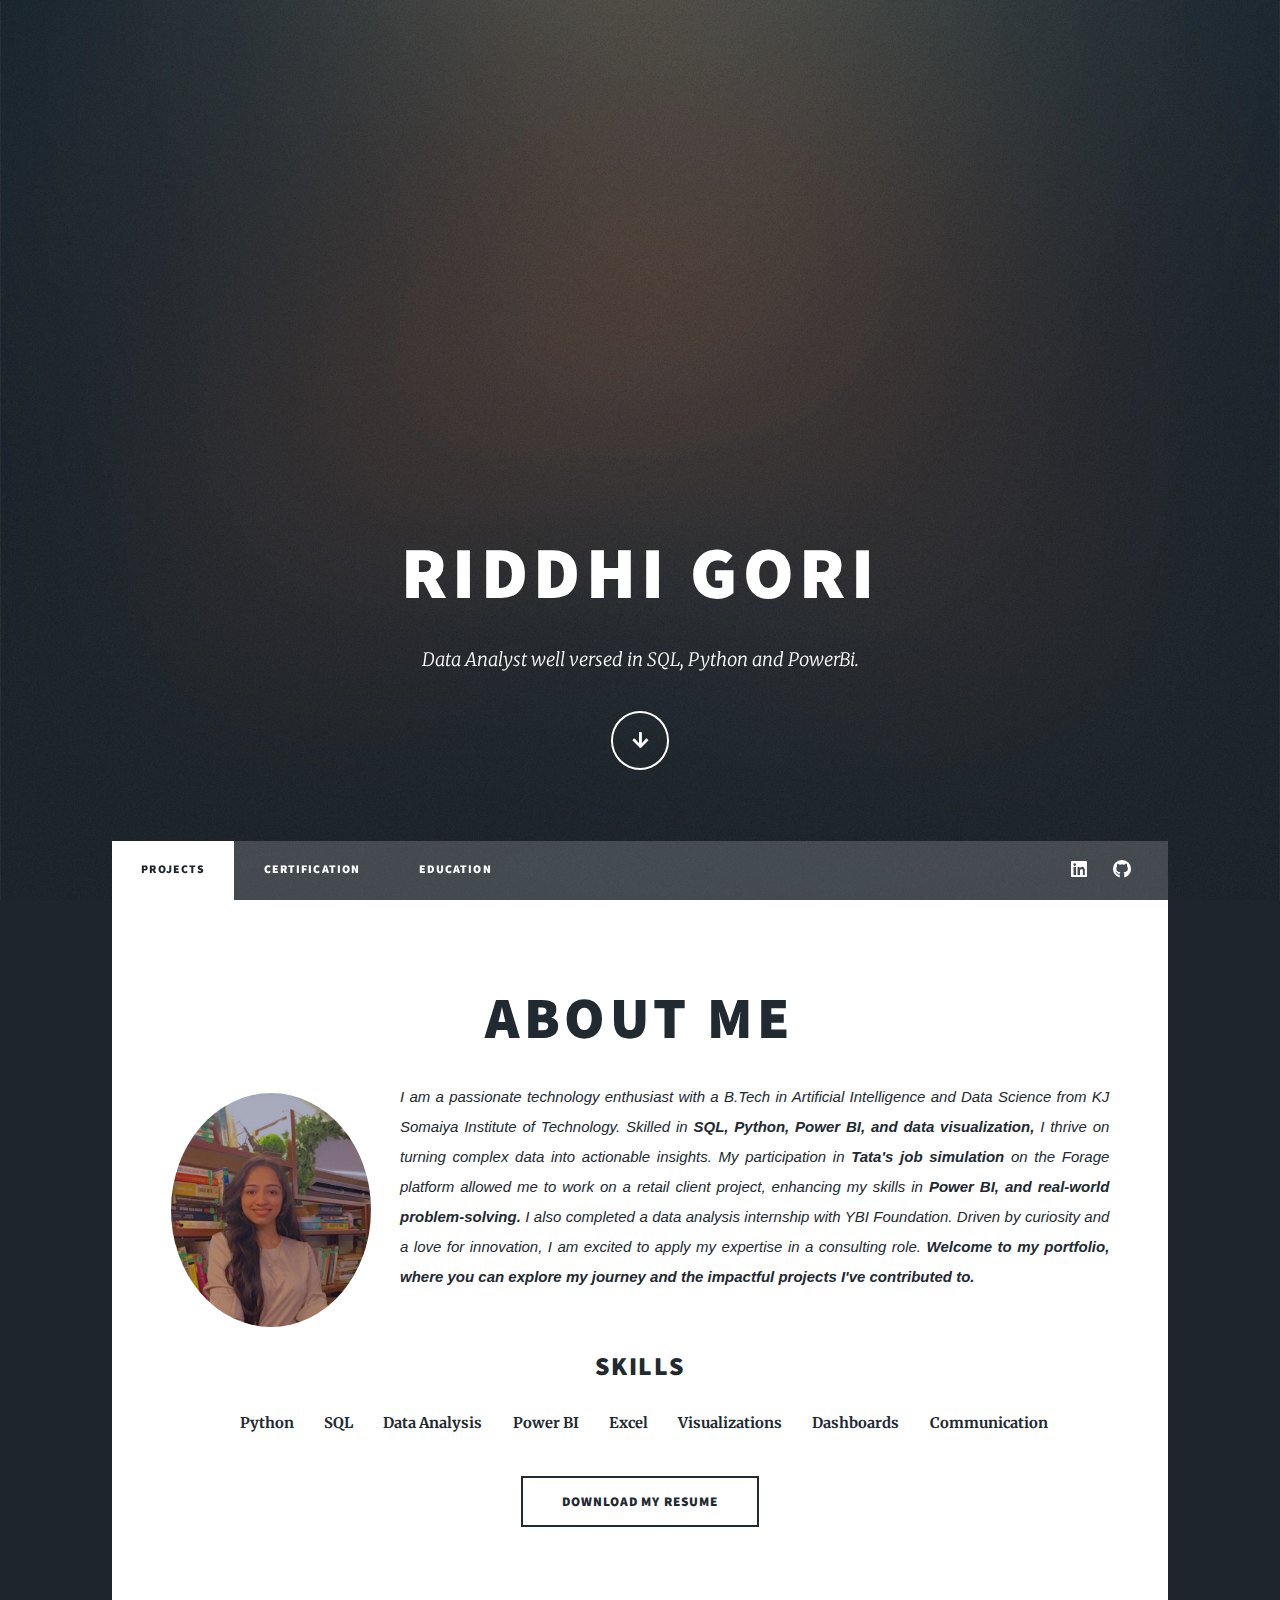
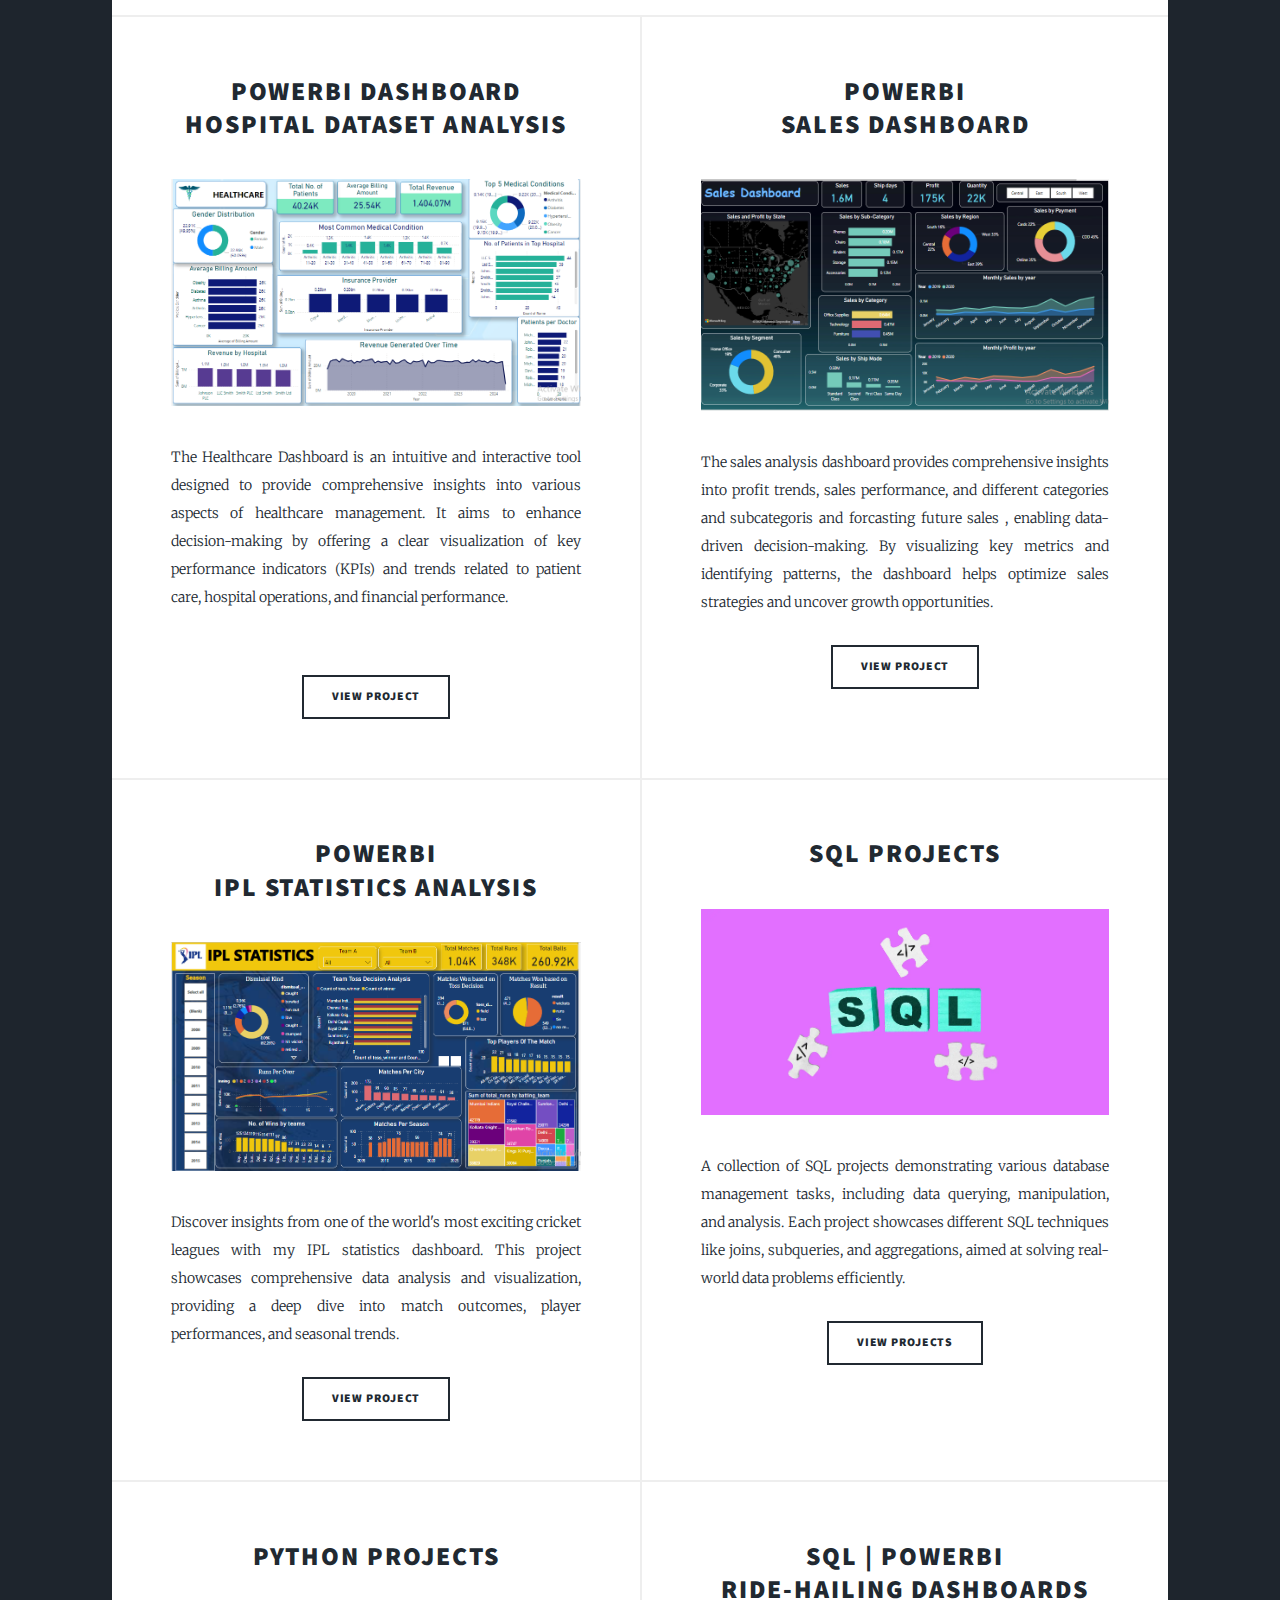
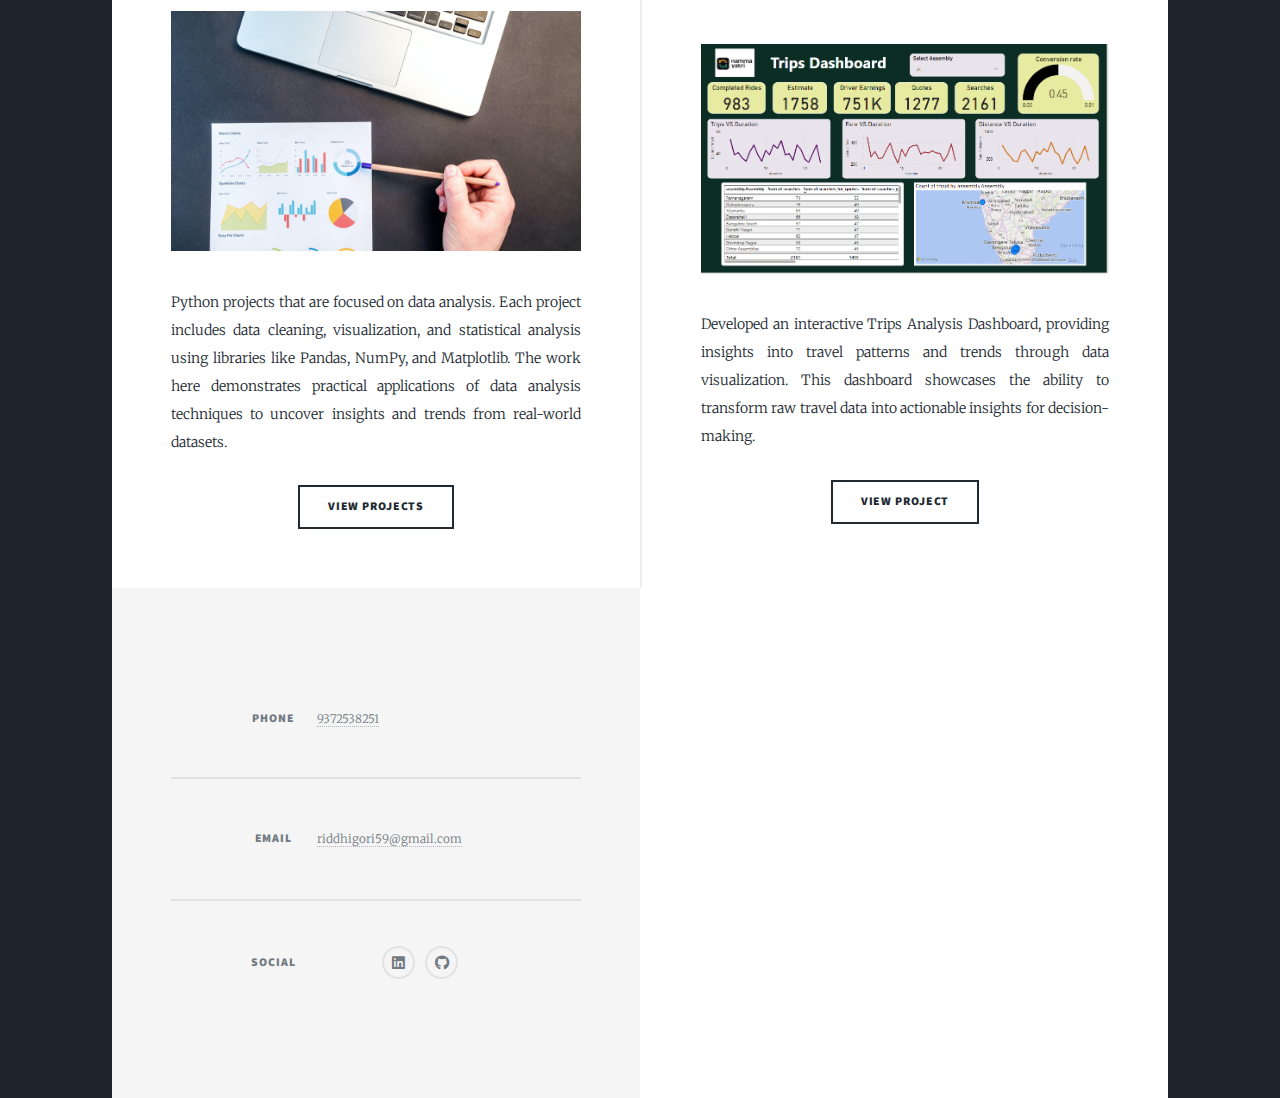
<file: index.html>
<!DOCTYPE HTML>
<!--
	Massively by HTML5 UP
	html5up.net | @ajlkn
	Free for personal and commercial use under the CCA 3.0 license (html5up.net/license)
-->
<html>
	<head>
		<title>Portfolio</title>
		<meta charset="utf-8" />
		<meta name="viewport" content="width=device-width, initial-scale=1, user-scalable=no" />
		<link rel="stylesheet" href="assets/css/main.css" />
		<noscript><link rel="stylesheet" href="assets/css/noscript.css" /></noscript>
	</head>
	<body class="is-preload">

		

		<!-- Wrapper -->
			<div id="wrapper" class="fade-in">

				<!-- Intro -->
					<div id="intro">
						<h1>Riddhi Gori<br />
						</h1>
						<p>Data Analyst well versed in SQL, Python and PowerBi<a href="https://html5up.net/license"></a>.</p>
						<ul class="actions">
							<li><a href="#header" class="button icon solid solo fa-arrow-down scrolly">Continue</a></li>
						</ul>
					</div>

				<!-- Header -->
					<header id="header">
						<a href="RIddhi Gori Resume.pdf" class="logo">Download My Resume</a>
					</header>

				<!-- Nav -->
					<nav id="nav">
						<ul class="links">
							<li class="active"><a href="index.html">Projects</a></li>
							<li><a href="elements.html">Certification</a></li>
							<li><a href="education.html">Education</a></li>
						</ul>
						<ul class="icons">
							
							
							<li><a href="https://www.linkedin.com/in/riddhigori/" class="icon brands fa-linkedin"><span class="label">fa-linkedin</span></a></li>
							<li><a href="https://github.com/riddhigori" class="icon brands fa-github"><span class="label">GitHub</span></a></li>
						</ul>
					</nav>

				<!-- Main -->
					<div id="main">

						<!-- Featured Post -->
							<article class="post featured">
								<header class="major">
									
									<h2><a href="#">About Me<br />
									</a></h2>
									<!-- <p style="text-align: left;"> -->
										<!-- I'm a passionate and committed technology enthusiast with a love for learning and innovation in Data Analytics and software solutions.<br/>
										I thrive on transforming complex data into actionable insights. With a B.Tech in Artificial Intelligence and Data Science from KJ Somaiya Institute of Technology,  
										I have honed my skills in data analytics, visualization, and software solutions.
										I am proficient in SQL, Python, Power BI, and R programming, and have a strong foundation in Data visualization.
										I am driven by curiosity and a continuous desire to learn, always seeking innovative solutions to real-world problems.
										<br/> Welcome to my portfolio, 
										where you can explore my journey and the impactful projects I've contributed to.</p> -->
										<p style="text-align: justify; line-height: 2;font-size: 15px;font-family: 'Arial', sans-serif;"><span class="image left"><img src="images/pic09.jpg" alt="" style="border-radius: 50%; width: 100%; max-width: 200px; height: auto;" />
										</span>I am a passionate technology enthusiast with a B.Tech in Artificial Intelligence and Data Science from KJ Somaiya Institute of Technology. Skilled in <b>SQL, Python, Power BI, and data visualization,</b>
										 I thrive on turning complex data into actionable insights. My participation in <b>Tata's job simulation</b> on the Forage platform allowed me to work on a retail client project, enhancing my skills in <b> Power BI, and real-world problem-solving.</b>
										 I also completed a data analysis internship with YBI Foundation. Driven by curiosity and a love for innovation, I am excited to apply my expertise in a consulting role. 
										<b>Welcome to my portfolio, where you can explore my journey and the impactful projects I've contributed to.</b><p>
								</header>
								
								
								<h2>Skills</h2>
<ul style="padding: 0; margin: 0; list-style-type: disc; list-style-position: inside;">
  <li style="display: inline-block;list-style-type: disc; margin-right: 20px; font-weight: bold;">Python</li>
  <li style="display: inline-block; margin-right: 20px; font-weight: bold;">SQL</li>
  <li style="display: inline-block; margin-right: 20px; font-weight: bold;">Data Analysis</li>
  <li style="display: inline-block; margin-right: 20px; font-weight: bold;">Power BI</li>
  <li style="display: inline-block; margin-right: 20px; font-weight: bold;">Excel</li>
  <li style="display: inline-block; margin-right: 20px; font-weight: bold;">Visualizations</li>
  <li style="display: inline-block; margin-right: 20px; font-weight: bold;">Dashboards</li>
  <li style="display: inline-block; font-weight: bold;">Communication</li>
</ul><br>

<ul class="actions special">
	<li><a href="RIddhi Gori Resume.pdf" class="button large">Download My Resume</a></li>
</ul>

							</article>

							

						<!-- Posts -->
							<section class="posts">
								<article>
									<header>
										
										<h2><a href="https://app.powerbi.com/links/rKzfnst7-U?ctid=a64aeab6-f01b-462b-aa9c-44546386ff31&pbi_source=linkShare">PowerBi Dashboard<br />
											Hospital Dataset Analysis</a></h2>
									</header>
									<a href="https://app.powerbi.com/links/rKzfnst7-U?ctid=a64aeab6-f01b-462b-aa9c-44546386ff31&pbi_source=linkShare" class="image fit"><img src="images/pic02.png" alt="" /></a>
									<p style="font-size: 14px; line-height: 2; ">
										The Healthcare Dashboard is an intuitive and interactive tool designed to provide comprehensive insights into various aspects of healthcare management.
										 It aims to enhance decision-making by offering a clear visualization of key performance indicators (KPIs) and trends related to patient care, hospital operations, and financial performance.</p>
									<br/>
									<ul class="actions special">
										<li><a href="Healthcare.html" class="button">View Project</a></li>
									</ul>
								</article>

								<article>
									<header>
										
										<h2><a href="https://app.powerbi.com/links/BR5zckr26Z?ctid=a64aeab6-f01b-462b-aa9c-44546386ff31&pbi_source=linkShare">PowerBi<br />
										Sales Dashboard</a></h2>
									</header>
									<a href="https://app.powerbi.com/links/BR5zckr26Z?ctid=a64aeab6-f01b-462b-aa9c-44546386ff31&pbi_source=linkShare" class="image fit"><img src="images/pic06.png" alt="" /></a>
									<p style="font-size: 14px; line-height: 2;">The sales analysis dashboard provides comprehensive insights into profit trends, sales performance, and different categories and subcategoris and forcasting future sales , enabling data-driven decision-making. 
										By visualizing key metrics and identifying patterns, the dashboard helps optimize sales strategies and uncover growth opportunities.
									</p>
									<ul class="actions special">
										<li><a href="sales.html" class="button">View Project</a></li>
									</ul>
								</article>

								<article>
									<header>
										<h2><a href="https://app.powerbi.com/links/8dAtI-UK_e?ctid=a64aeab6-f01b-462b-aa9c-44546386ff31&pbi_source=linkShare">PowerBi<br />
										IPL Statistics Analysis</a></h2>
									</header>
									<a href="https://app.powerbi.com/links/8dAtI-UK_e?ctid=a64aeab6-f01b-462b-aa9c-44546386ff31&pbi_source=linkShare" class="image fit"><img src="images/pic07.png" alt="" /></a>
									<p style="line-height:2;font-size: 14px;">Discover insights from one of the world's most exciting cricket leagues with my IPL statistics dashboard. This project showcases comprehensive data analysis and visualization, providing a deep dive into match outcomes, player performances, and seasonal trends.</p>
									<ul class="actions special">
										<li><a href="ipl.html" class="button">View Project</a></li>
									</ul>
								</article>
				

								<article>
									<header>
										
										<h2><a href="https://github.com/riddhigori/SQL_Projects">SQL Projects<br />
										</a></h2>
									</header>
									<a href="https://github.com/riddhigori/SQL_Projects" class="image fit"><img src="images/pic04.webp" alt="" /></a>
									<p style="line-height:2;font-size: 14px;">A collection of SQL projects demonstrating various database management tasks, including data querying, manipulation, and analysis. Each project showcases different SQL techniques like joins, subqueries, and aggregations, aimed at solving real-world data problems efficiently.</p>
									<ul class="actions special">
										<li><a href="https://github.com/riddhigori/SQL_Projects" class="button">View projects</a></li>
									</ul>
								</article>

								<article>
									<header>
										
										<h2><a href="https://github.com/riddhigori/Python_Projects">Python Projects<br />
										</a></h2>
									</header>
									<a href="https://github.com/riddhigori/Python_Projects" class="image fit"><img src="images/pic005.jpg" alt="" /></a>
									<p style="line-height:2; font-size: 14px;">Python projects that are focused on data analysis. Each project includes data cleaning, visualization, and statistical analysis using libraries like Pandas, NumPy, and Matplotlib. The work here demonstrates practical applications of data analysis techniques to uncover insights and trends from real-world datasets.</p>
									<ul class="actions special">
										<li><a href="https://github.com/riddhigori/Python_Projects" class="button">View Projects</a></li>
									</ul>
								</article>

								<article>
									<header>
										
										<h2><a href="https://app.powerbi.com/links/Tu78_dTHxu?ctid=a64aeab6-f01b-462b-aa9c-44546386ff31&pbi_source=linkShare&bookmarkGuid=800dc997-a2c3-4fcb-8167-af0accc6d98e">SQL | PowerBi<br />
											Ride-hailing dashboards</a></h2>
									</header>
									<a href="https://app.powerbi.com/links/Tu78_dTHxu?ctid=a64aeab6-f01b-462b-aa9c-44546386ff31&pbi_source=linkShare&bookmarkGuid=800dc997-a2c3-4fcb-8167-af0accc6d98e" class="image fit"><img src="images/pic03.png" alt="" /></a>
									<p style="line-height:2; font-size: 14px;">Developed an interactive Trips Analysis Dashboard, providing insights into travel patterns and trends through data visualization. This dashboard showcases the ability to transform raw travel data into actionable insights for decision-making.</p>
									<ul class="actions special">
										<li><a href="trips.html" class="button">View Project</a></li>
									</ul>
								</article>


								
										

						<!-- Footer -->
							

					

				<!-- Footer -->
					
				<footer id="footer">
						
					<section class="split contact">
						
						<section>
							<h3>Phone</h3>
							<p><a href="tel:9372538251">9372538251</a></p>
						</section>
						<section>
							<h3>Email</h3>
							<p><a href="mailto:riddhigori59@gmail.com">riddhigori59@gmail.com</a></p>
						</section>
						<section>
							<h3>Social</h3>
							<ul class="icons alt">
								
								<li><a href="https://www.linkedin.com/in/riddhigori/" class="icon brands alt fa-linkedin"><span class="label">linkedin</span></a></li>
								<li><a href="https://github.com/riddhigori" class="icon brands alt fa-github"><span class="label">GitHub</span></a></li>
							</ul>
						</section>
					</section>
				</footer>
				<!-- Copyright -->
					<div id="copyright">
						<ul><li>&copy; Untitled</li><li>Design: <a href="https://html5up.net">HTML5 UP</a></li></ul>
					</div>

			</div>

		<!-- Scripts -->
			<script src="assets/js/jquery.min.js"></script>
			<script src="assets/js/jquery.scrollex.min.js"></script>
			<script src="assets/js/jquery.scrolly.min.js"></script>
			<script src="assets/js/browser.min.js"></script>
			<script src="assets/js/breakpoints.min.js"></script>
			<script src="assets/js/util.js"></script>
			<script src="assets/js/main.js"></script>

	</body>
</html>
</file>
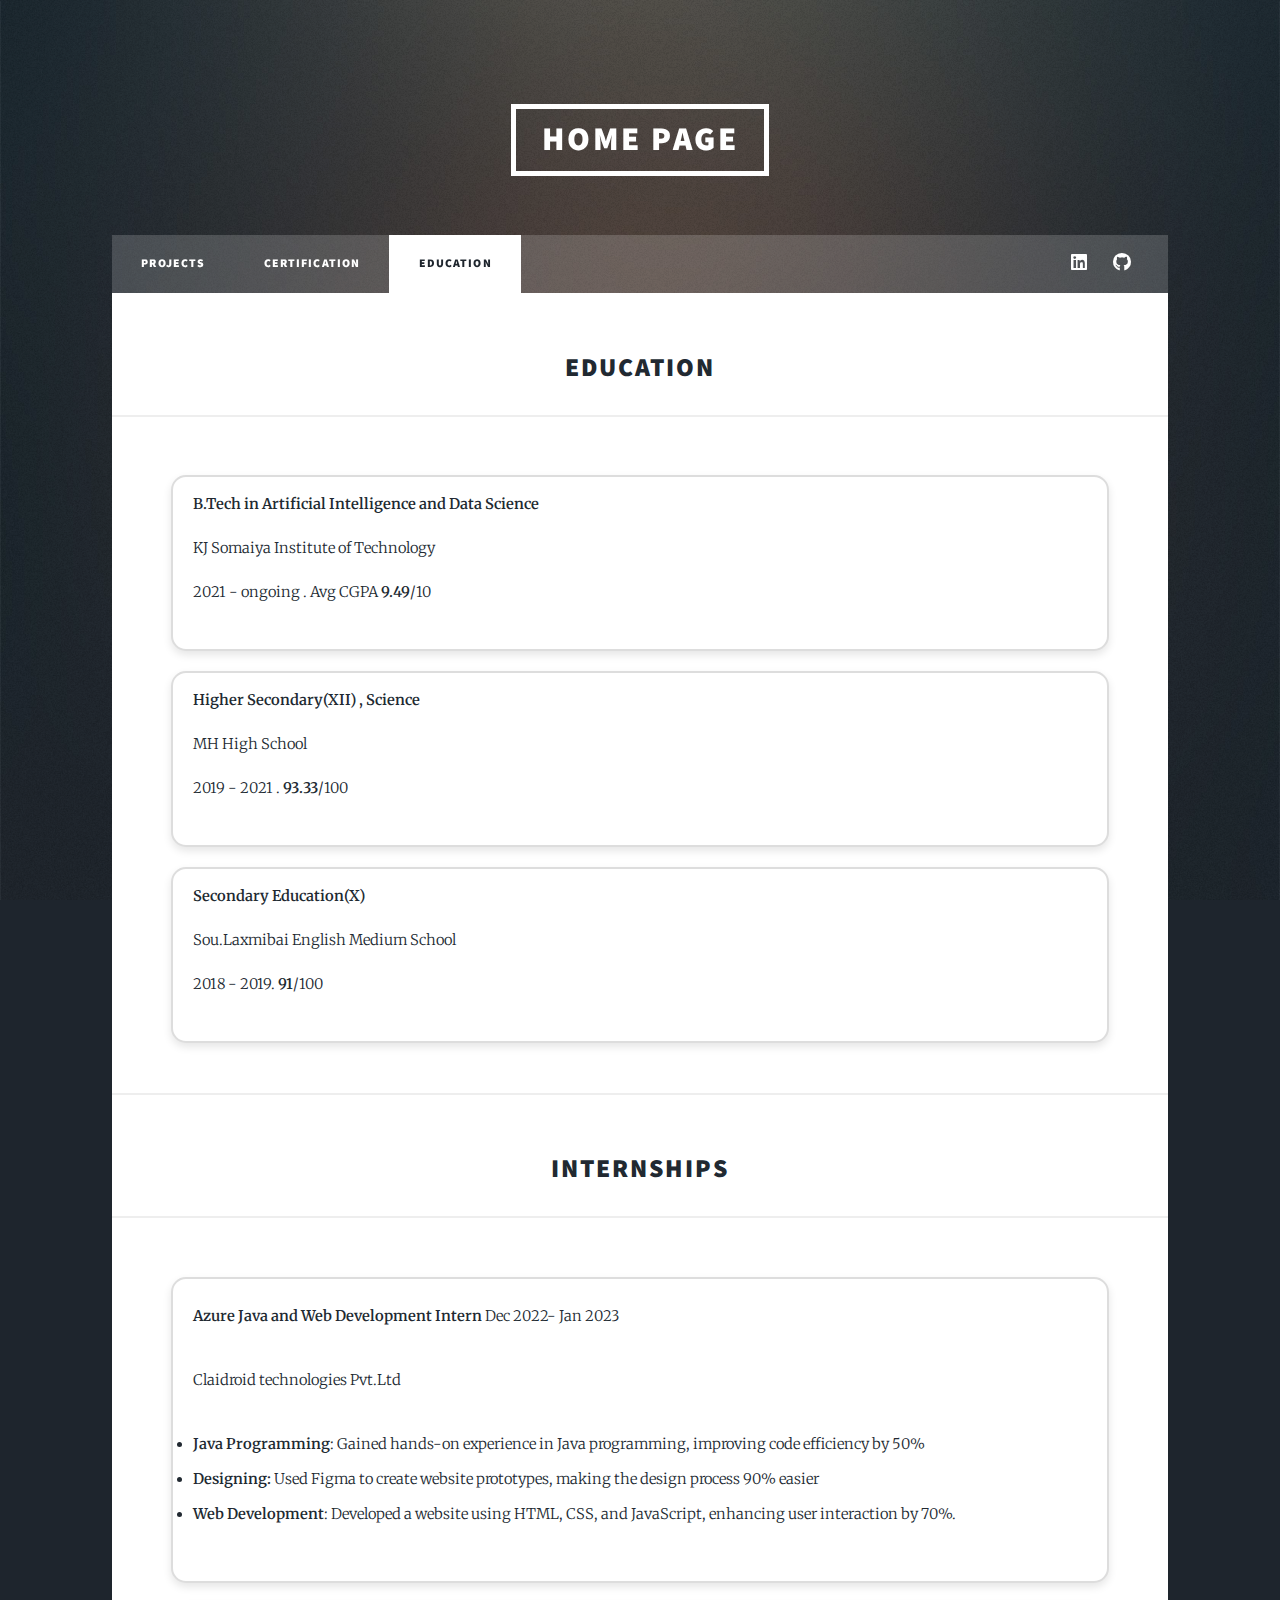
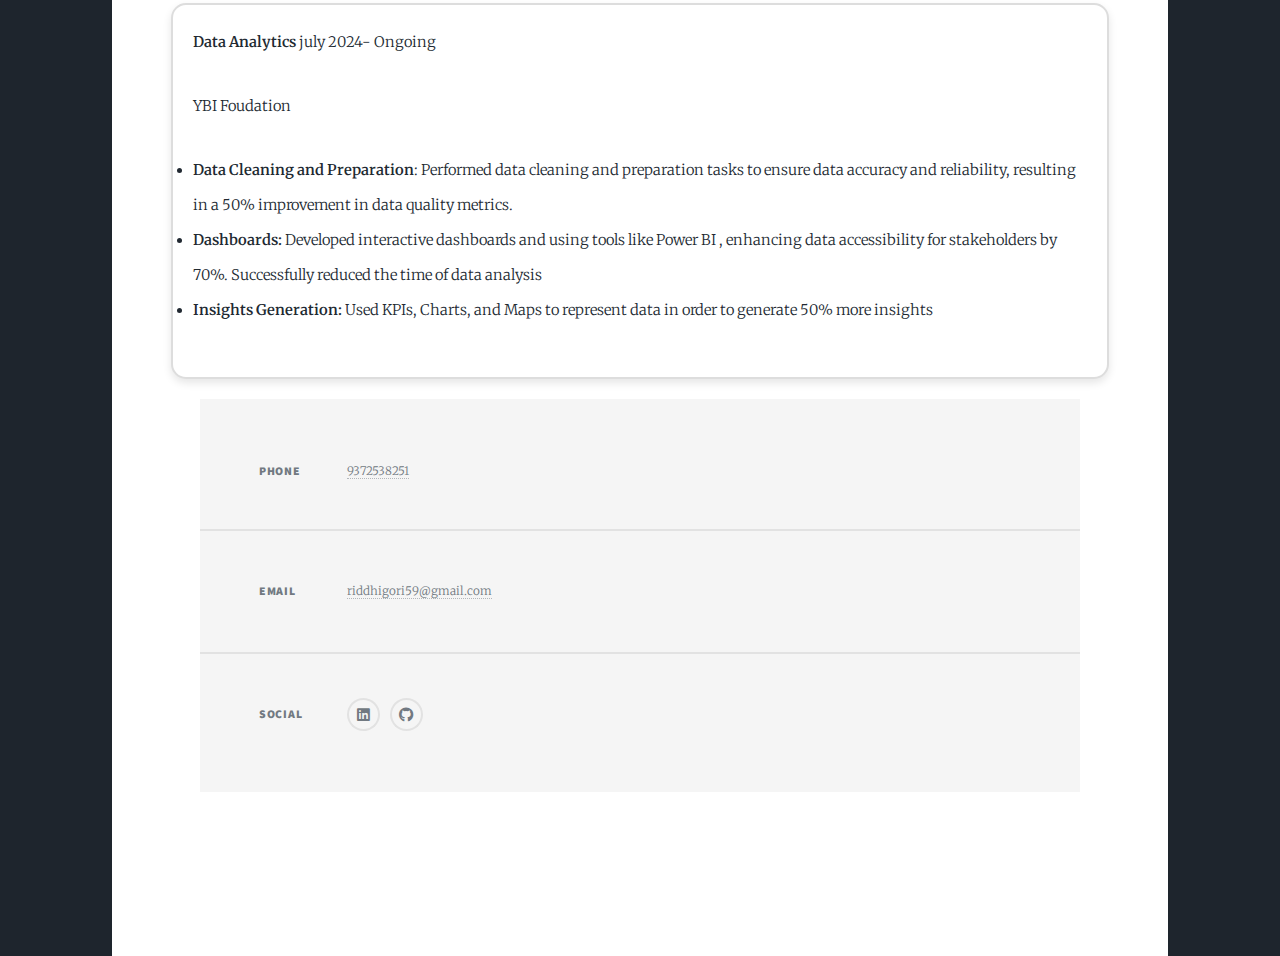
<file: education.html>
<!DOCTYPE HTML>
<!--
	Massively by HTML5 UP
	html5up.net | @ajlkn
	Free for personal and commercial use under the CCA 3.0 license (html5up.net/license)
-->
<html>
	<head>
		<title>Portfolio</title>
		<meta charset="utf-8" />
		<meta name="viewport" content="width=device-width, initial-scale=1, user-scalable=no" />
		<link rel="stylesheet" href="assets/css/main.css" />
		<noscript><link rel="stylesheet" href="assets/css/noscript.css" /></noscript>
         
   
</head>
	<body class="is-preload">

		<!-- Wrapper -->
			<div id="wrapper">

				<!-- Header -->
					<header id="header">
						<a href="index.html" class="logo">Home Page</a>
					</header>

				<!-- Nav -->
					<nav id="nav">
						<ul class="links">
							<li><a href="index.html">Projects</a></li>
							<li><a href="elements.html">Certification</a></li>
							<li class="active"><a href="elements.html">Education</a></li>
						</ul>
						<ul class="icons">
							
							<li><a href="https://www.linkedin.com/in/riddhigori/" class="icon brands fa-linkedin"><span class="label">linkedin</span></a></li>
							<li><a href="https://github.com/riddhigori" class="icon brands fa-github"><span class="label">GitHub</span></a></li>
						</ul>
					</nav>

				<!-- Main -->
					<div id="main">
						

						<header class="major">
							<h2>Education<br />
							</h2>
						</header>
						<div class="container">
							<div class="section">
								
								<div class="container" style="margin: 0;">
									<div class="degree-info" style=" text-align: left; line-height: 1; border: 2px solid #ddd; border-radius: 15px; padding: 20px; box-shadow: 0 4px 8px rgba(0, 0, 0, 0.1); background-color: #fff; margin-bottom: 20px;">
										<p class="degree"><b>B.Tech in Artificial Intelligence and Data Science</b></p>
										<p class="institution">KJ Somaiya Institute of Technology</p>
										<p class="duration">2021 - ongoing . Avg CGPA <b>9.49</b>/10</p>
									</div>
								
									<div class="degree-info" style="line-height: 1; border: 2px solid #ddd; border-radius: 15px; padding: 20px; box-shadow: 0 4px 8px rgba(0, 0, 0, 0.1); background-color: #fff; margin-bottom: 20px;">
										<p class="degree"><b>Higher Secondary(XII) , Science</b></p>
										<p class="institution">MH High School</p>
										<p class="duration">2019 - 2021 .<b> 93.33</b>/100</p>
									</div>
								</div>
								
										
									</div>
									<div class="degree-info" style="line-height: 1; border: 2px solid #ddd; border-radius: 15px; padding: 20px; box-shadow: 0 4px 8px rgba(0, 0, 0, 0.1); background-color: #fff; margin-bottom: 20px;">
										<p class="degree"><b>Secondary Education(X)</b></p>
										<p class="institution">Sou.Laxmibai English Medium School</p>
										<p class="duration">2018 - 2019. <b>91</b>/100</p>
										
									</div>
								</div>
                                <header class="major">
                                    <h2>Internships<br />
                                    </h2>
                                </header>
                                <div class="container" style="margin: 0;">
									<div class="degree-info" style=" text-align: left; border: 2px solid #ddd; border-radius: 15px; padding: 20px; box-shadow: 0 4px 8px rgba(0, 0, 0, 0.1); background-color: #fff; margin-bottom: 20px;">
										<p class="degree"><b>Azure Java and Web Development Intern</b>        Dec 2022- Jan 2023</p>
										<p class="institution">Claidroid technologies Pvt.Ltd</p>
										<p class="duration" style="line-height: 2;">
                                            <li><b>Java Programming</b>: Gained hands-on experience in Java programming, improving code efficiency by 50%</li>
                                            <li><b>Designing:</b> Used Figma to create website prototypes, making the design process 90% easier</li>
                                            <li><b>Web Development</b>: Developed a website using HTML, CSS, and JavaScript, enhancing user interaction by 70%.</li></p>
									</div>

									<div class="container" style="margin: 0;">
										<div class="degree-info" style=" text-align: left; border: 2px solid #ddd; border-radius: 15px; padding: 20px; box-shadow: 0 4px 8px rgba(0, 0, 0, 0.1); background-color: #fff; margin-bottom: 20px;">
											<p class="degree"><b>Data Analytics</b>     july 2024- Ongoing</p>
											<p class="institution">YBI Foudation</p>
											<p class="duration" style="line-height: 2;">
												<li><b>Data Cleaning and Preparation</b>: Performed data cleaning and preparation tasks to ensure data accuracy and reliability, resulting in a 50%
													improvement in data quality metrics. </li>
												<li><b> Dashboards:</b> Developed interactive dashboards and using tools like Power BI , enhancing data accessibility for stakeholders by 70%. Successfully reduced the time of data 
													analysis</li>
												<li><b>Insights Generation:</b> Used KPIs, Charts, and Maps to represent data in order to generate 50% more insights</li></p>
										</div>
















							</div>	
                            
                           

						
											
								

								
											
								
									


				
				<!-- Footer -->
				<footer id="footer">
						
					<section class="split contact">
						
						<section>
							<h3>Phone</h3>
							<p><a href="tel:9372538251">9372538251</a></p>
						</section>
						<section>
							<h3>Email</h3>
							<p><a href="mailto:riddhigori59@gmail.com">riddhigori59@gmail.com</a></p>
						</section>
						<section>
							<h3>Social</h3>
							<ul class="icons alt">
								
								<li><a href="https://www.linkedin.com/in/riddhigori/" class="icon brands alt fa-linkedin"><span class="label">linkedin</span></a></li>
								<li><a href="https://github.com/riddhigori" class="icon brands alt fa-github"><span class="label">GitHub</span></a></li>
							</ul>
						</section>
					</section>
				</footer>

				<!-- Copyright -->
					<div id="copyright">
						<ul><li>&copy; Untitled</li><li>Design: <a href="https://html5up.net">HTML5 UP</a></li></ul>
					</div>

			</div>

		<!-- Scripts -->
			<script src="assets/js/jquery.min.js"></script>
			<script src="assets/js/jquery.scrollex.min.js"></script>
			<script src="assets/js/jquery.scrolly.min.js"></script>
			<script src="assets/js/browser.min.js"></script>
			<script src="assets/js/breakpoints.min.js"></script>
			<script src="assets/js/util.js"></script>
			<script src="assets/js/main.js"></script>

	</body>
</html>
</file>
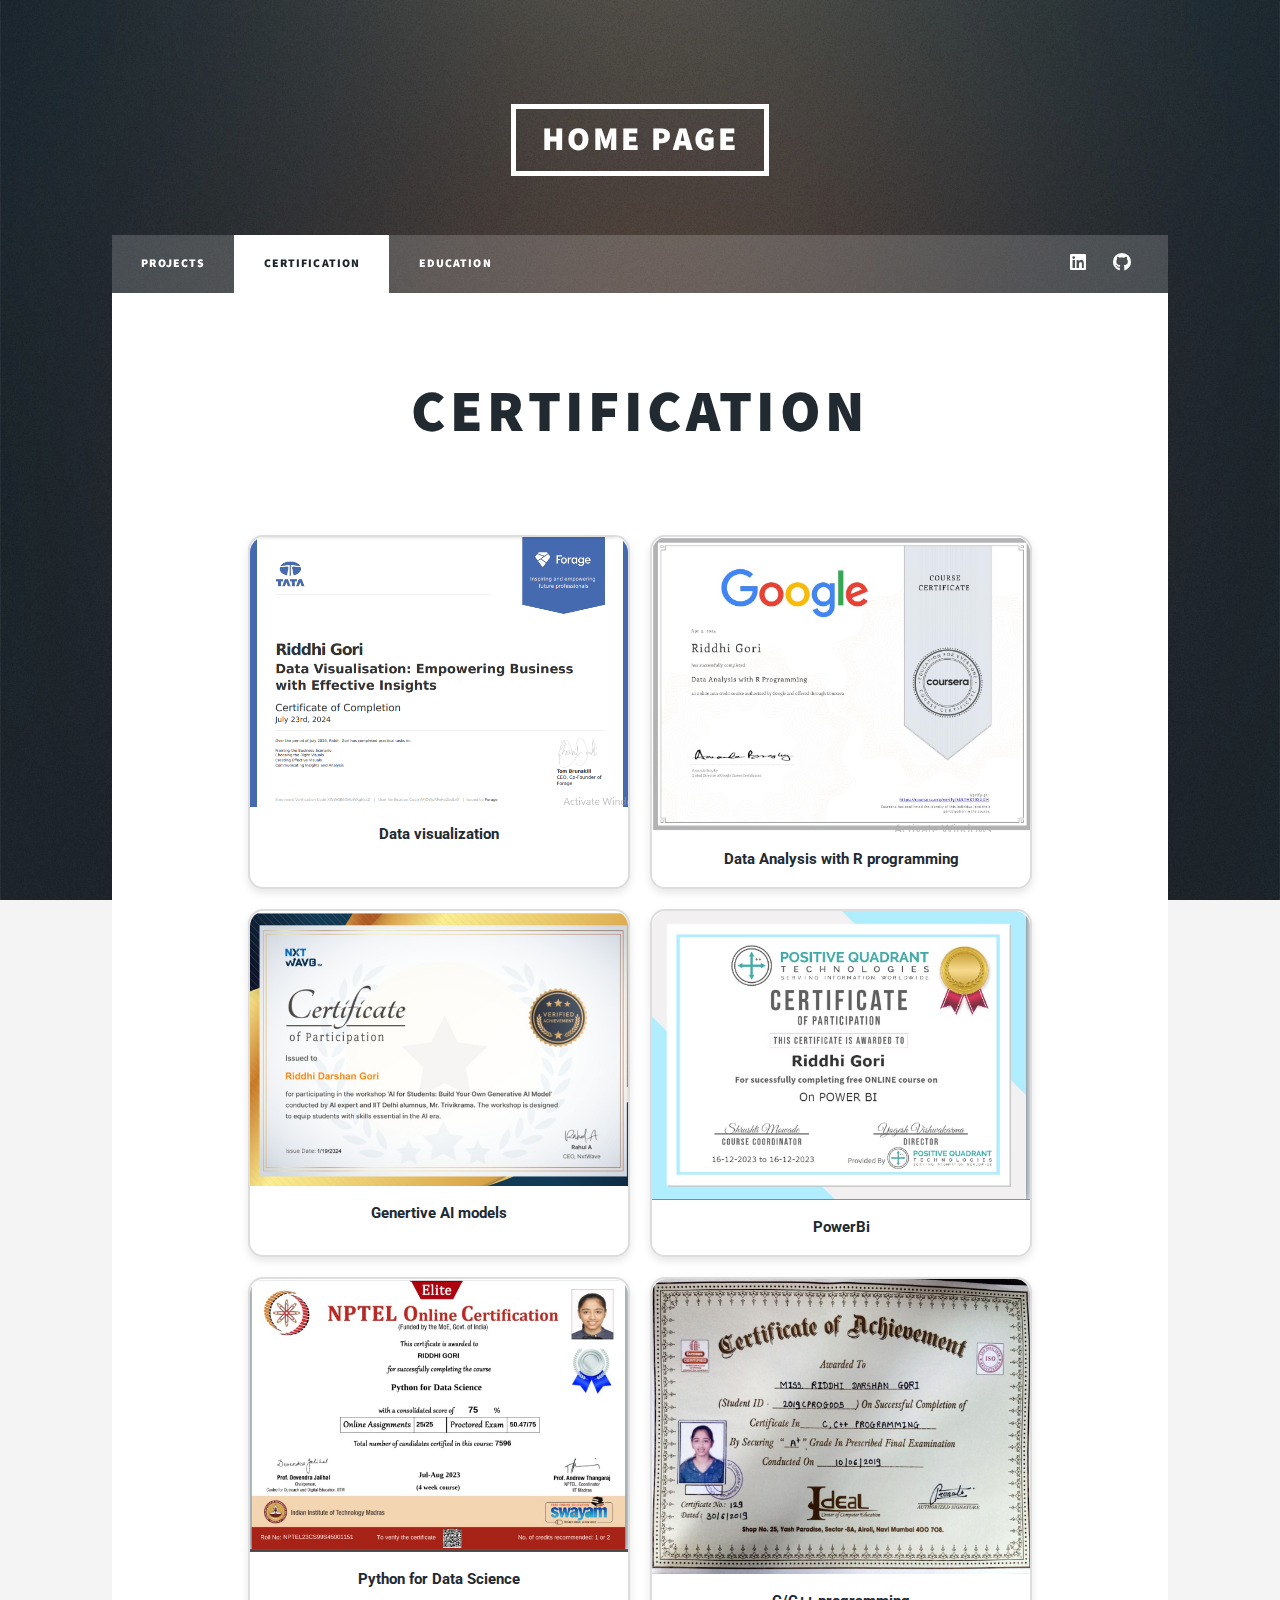
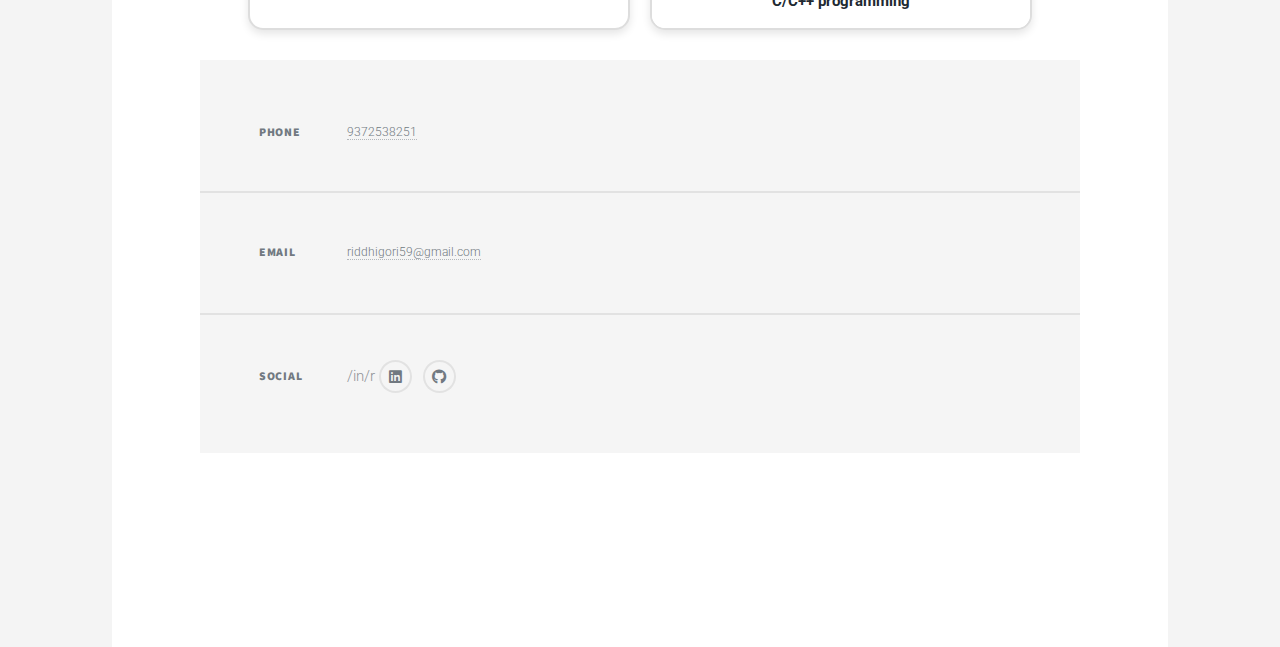
<file: elements.html>
<!DOCTYPE HTML>
<!--
	Massively by HTML5 UP
	html5up.net | @ajlkn
	Free for personal and commercial use under the CCA 3.0 license (html5up.net/license)
-->
<html>
	<head>
		<title>Portfolio</title>
		<meta charset="utf-8" />
		<meta name="viewport" content="width=device-width, initial-scale=1, user-scalable=no" />
		<link rel="stylesheet" href="assets/css/main.css" />
		<noscript><link rel="stylesheet" href="assets/css/noscript.css" /></noscript>
        <style>
		@import url('https://fonts.googleapis.com/css2?family=Roboto:wght@400;700&display=swap');
        
        body {
            font-family: 'Roboto', sans-serif;
            margin: 0;
            padding: 0;
            background-color: #f4f4f4;
        }
        .container {
            width: 90%;
            margin: 0 auto;
            padding: 20px;
            display: flex;
            flex-wrap: wrap;
            justify-content: space-around;
        }
        .certificate {
            flex: 1 1 300px;
            margin: 10px;
            border: 2px solid #ddd;
            border-radius: 15px; /* Rounded corners */
            box-shadow: 0 4px 8px rgba(0, 0, 0, 0.1);
            overflow: hidden;
            background-color: #fff;
        }
        .certificate img {
            width: 100%;
            height: auto;
            display: block;
            border-top-left-radius: 15px; /* Rounded corners for the top */
            border-top-right-radius: 15px; /* Rounded corners for the top */
        }
        .certificate p {
            text-align: center;
            padding: 10px;
            background-color: #fff;
            margin: 0;
            font-weight: 700;
        }
    </style>
	</head>
	<body class="is-preload">

		<!-- Wrapper -->
			<div id="wrapper">

				<!-- Header -->
					<header id="header">
						<a href="index.html" class="logo">Home Page</a>
					</header>

				<!-- Nav -->
					<nav id="nav">
						<ul class="links">
							<li><a href="index.html">Projects</a></li>
							
							<li class="active"><a href="elements.html">Certification</a></li>
							<li><a href="education.html">Education</a></li>
						</ul>
						<ul class="icons">
							
							<li><a href="www.linkedin.com/in/riddhigori" class="icon brands fa-linkedin"><span class="label">linkedin</span></a></li>
							<li><a href="https://github.com/riddhigori" class="icon brands fa-github"><span class="label">GitHub</span></a></li>
						</ul>
					</nav>

				<!-- Main -->
					<div id="main">
						<section class="post">
							<header class="major">
								<h2>Certification<br />
							    </h2>
							</header>

						<div class="container">
							<div class="certificate">
								<img src="images/pic10.png" alt="Data visualization">
								<p>Data visualization</p>
							</div>
							<div class="certificate">
								<img src="images/pic11.png" alt="Data Analysis with R programming">
								<p>Data Analysis with R programming</p>
							</div>
							<div class="certificate">
								<img src="images/pic12.png" alt="Genertive AI models">
								<p>Genertive AI models</p>
							</div>
							<div class="certificate">
								<img src="images/pic13.png" alt="PowerBi">
								<p>PowerBi</p>
							</div>
							<div class="certificate">
								<img src="images/pic14.png" alt="Python for Data Science">
								<p>Python for Data Science</p>
							</div>
							<div class="certificate">
								<img src="images/pic15.png" alt="C/C++ programming">
								<p>C/C++ programming</p>
							</div>
							<!-- Add more certificates as needed -->
						</div>	

										
									
											
								

								
											
								
									


				
				<!-- Footer -->
				<footer id="footer">
						
					<section class="split contact">
						
						<section>
							<h3>Phone</h3>
							<p><a href="tel:9372538251">9372538251</a></p>
						</section>
						<section>
							<h3>Email</h3>
							<p><a href="mailto:riddhigori59@gmail.com">riddhigori59@gmail.com</a></p>
						</section>
						<section>
							<h3>Social</h3>
							<ul class="icons alt">
								/in/r
								<li><a href="https://www.linkedin.com/in/riddhigori/" class="icon brands alt fa-linkedin"><span class="label">linkedin</span></a></li>
								<li><a href="https://github.com/riddhigori" class="icon brands alt fa-github"><span class="label">GitHub</span></a></li>
							</ul>
						</section>
					</section>
				</footer>

				<!-- Copyright -->
					<div id="copyright">
						<ul><li>&copy; Untitled</li><li>Design: <a href="https://html5up.net">HTML5 UP</a></li></ul>
					</div>

			</div>

		<!-- Scripts -->
			<script src="assets/js/jquery.min.js"></script>
			<script src="assets/js/jquery.scrollex.min.js"></script>
			<script src="assets/js/jquery.scrolly.min.js"></script>
			<script src="assets/js/browser.min.js"></script>
			<script src="assets/js/breakpoints.min.js"></script>
			<script src="assets/js/util.js"></script>
			<script src="assets/js/main.js"></script>

	</body>
</html>
</file>
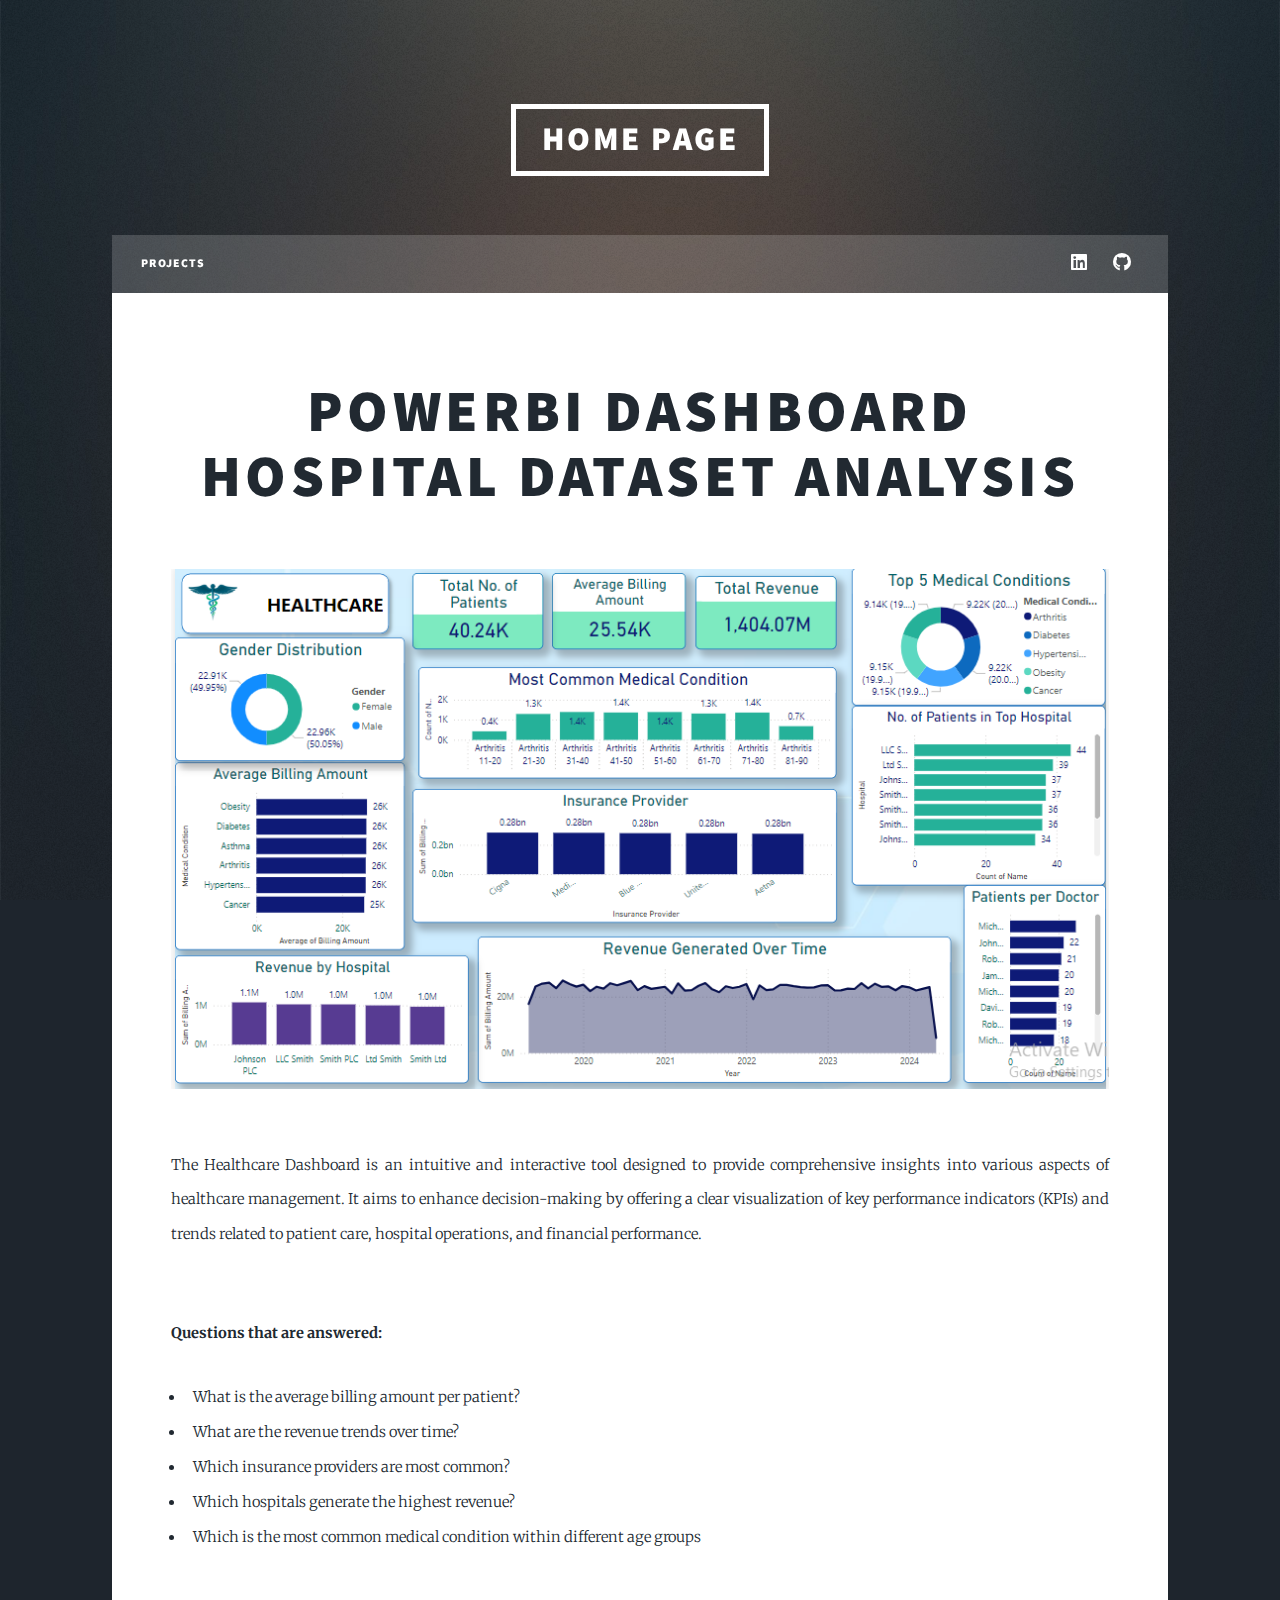
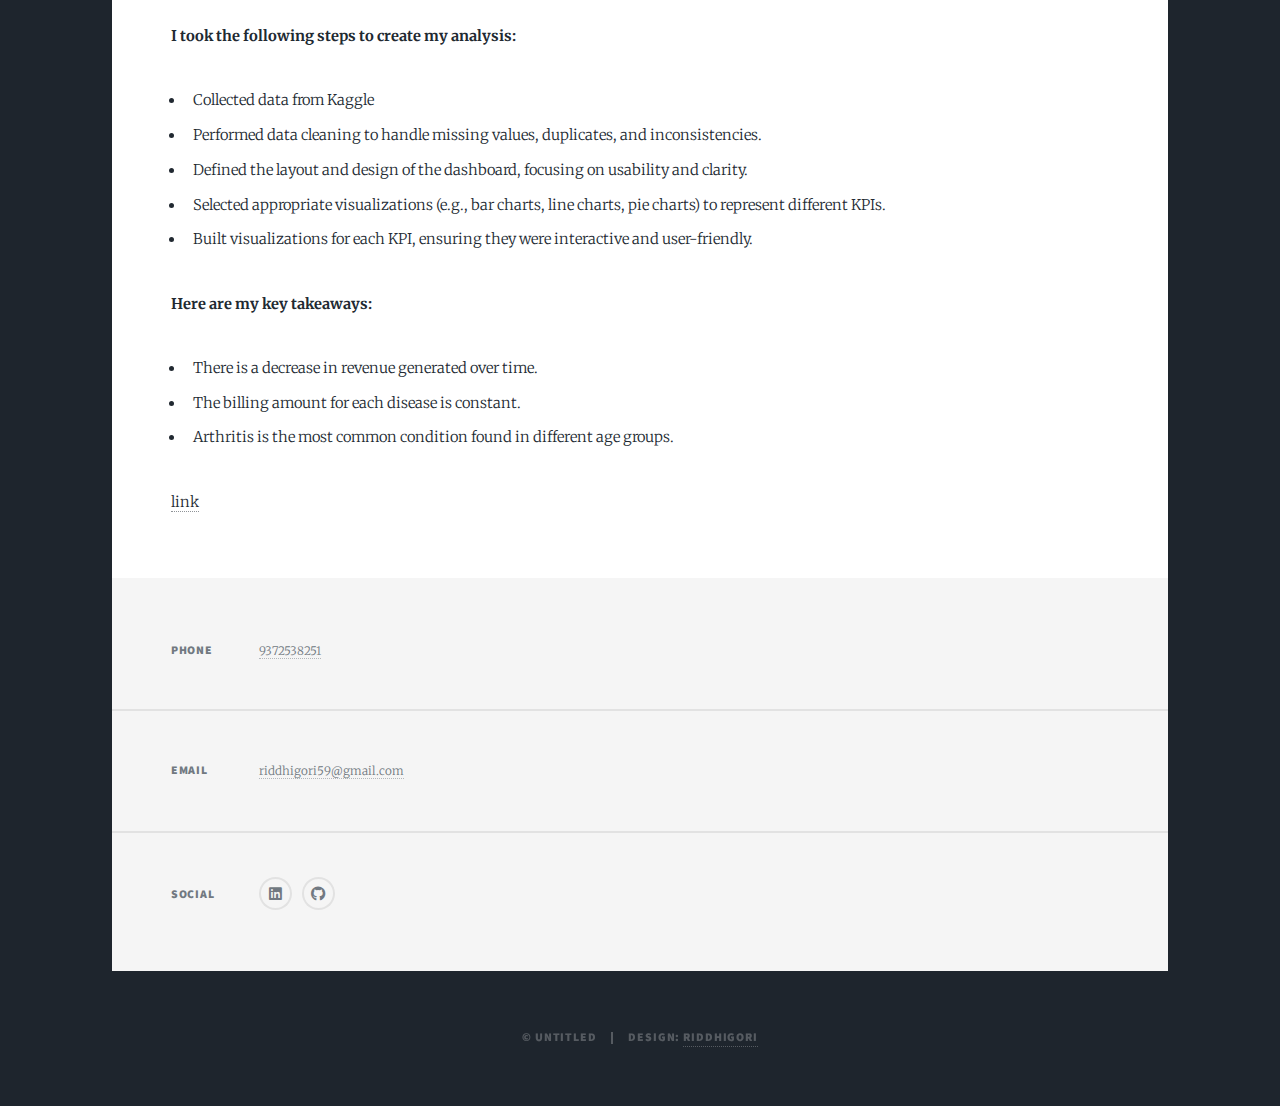
<file: Healthcare.html>
<!DOCTYPE HTML>
<!--
	Massively by HTML5 UP
	html5up.net | @ajlkn
	Free for personal and commercial use under the CCA 3.0 license (html5up.net/license)
-->
<html>
	<head>
		<title>Portfolio</title>
		<meta charset="utf-8" />
		<meta name="viewport" content="width=device-width, initial-scale=1, user-scalable=no" />
		<link rel="stylesheet" href="assets/css/main.css" />
		<noscript><link rel="stylesheet" href="assets/css/noscript.css" /></noscript>

		

		<!-- Wrapper -->
			<div id="wrapper">

				<!-- Header -->
					<header id="header">
						<a href="index.html" class="logo">Home Page</a>
					</header>

				<!-- Nav -->
					<nav id="nav">
						<ul class="links">
							<li><a href="index.html">Projects</a></li>
							
							
						</ul>
						<ul class="icons">
							
							<li><a href="https://www.linkedin.com/in/riddhigori/" class="icon brands fa-linkedin"><span class="label">Instagram</span></a></li>
							<li><a href="https://github.com/riddhigori" class="icon brands fa-github"><span class="label">GitHub</span></a></li>
						</ul>
					</nav>

				<!-- Main -->
					<div id="main">

						<!-- Post -->
							<section class="post">
								<header class="major">
									
									<h1>PowerBi Dashboard<br />
									Hospital Dataset Analysis</h1>
									<p>
								   </p>
								</header>
								
								<div class="image main">  <a href="https://app.powerbi.com/links/rKzfnst7-U?ctid=a64aeab6-f01b-462b-aa9c-44546386ff31&pbi_source=linkShare"><img src="images/pic02.png" alt="" /></a></div>
								
								<p>The Healthcare Dashboard is an intuitive and interactive tool designed to provide comprehensive insights into various aspects of healthcare management.
									<span class="highlight">It aims to enhance decision-making by offering a clear visualization of key performance indicators (KPIs) and trends related to patient care, hospital operations, and financial performance.</span>
								</p>
								<br/>
								<p style="font-weight: bold;">Questions that are answered:</p>
								<ul>
									<li>What is the average billing amount per patient?</li>
									<li>What are the revenue trends over time?</li>
									<li>Which insurance providers are most common?</li>
									<li>Which hospitals generate the highest revenue?</li>
									<li>Which is the most common medical condition within different age groups</li>
								</ul>
								<br/>
								<p style="font-weight: bold;">I took the following steps to create my analysis:</p>
								<ul>
									<li>Collected data from Kaggle</li>
									<li>Performed data cleaning to handle missing values, duplicates, and inconsistencies.</li>
									<li>Defined the layout and design of the dashboard, focusing on usability and clarity.</li>
									<li>Selected appropriate visualizations (e.g., bar charts, line charts, pie charts) to represent different KPIs.</li>
									<li>Built visualizations for each KPI, ensuring they were interactive and user-friendly.</li>
								</ul>
								<p style="font-weight: bold;">Here are my key takeaways:</p>
								<ul>
									<li>There is a decrease in revenue generated over time.</span></li>
									<li>The billing amount for each disease is constant.</span></li>
									<li>Arthritis is the most common condition found in different age groups.</span></li>
								</ul>
								<a href="https://app.powerbi.com/links/rKzfnst7-U?ctid=a64aeab6-f01b-462b-aa9c-44546386ff31&pbi_source=linkShare">link</a>
							</section>

					</div>
					

				<!-- Footer -->
				<footer id="footer">
						
					<section class="split contact">
						
						<section>
							<h3>Phone</h3>
							<p><a href="tel:9372538251">9372538251</a></p>
						</section>
						<section>
							<h3>Email</h3>
							<p><a href="mailto:riddhigori59@gmail.com">riddhigori59@gmail.com</a></p>
						</section>
						<section>
							<h3>Social</h3>
							<ul class="icons alt">
								
								<li><a href="https://www.linkedin.com/in/riddhigori/" class="icon brands alt fa-linkedin"><span class="label">linkedin</span></a></li>
								<li><a href="https://github.com/riddhigori" class="icon brands alt fa-github"><span class="label">GitHub</span></a></li>
							</ul>
						</section>
					</section>
				</footer>
				<!-- Copyright -->
					<div id="copyright">
						<ul><li>&copy; Untitled</li><li>Design: <a href="https://html5up.net">riddhigori</a></li></ul>
					</div>

			</div>

		<!-- Scripts -->
			<script src="assets/js/jquery.min.js"></script>
			<script src="assets/js/jquery.scrollex.min.js"></script>
			<script src="assets/js/jquery.scrolly.min.js"></script>
			<script src="assets/js/browser.min.js"></script>
			<script src="assets/js/breakpoints.min.js"></script>
			<script src="assets/js/util.js"></script>
			<script src="assets/js/main.js"></script>

	</body>
</html>
</file>
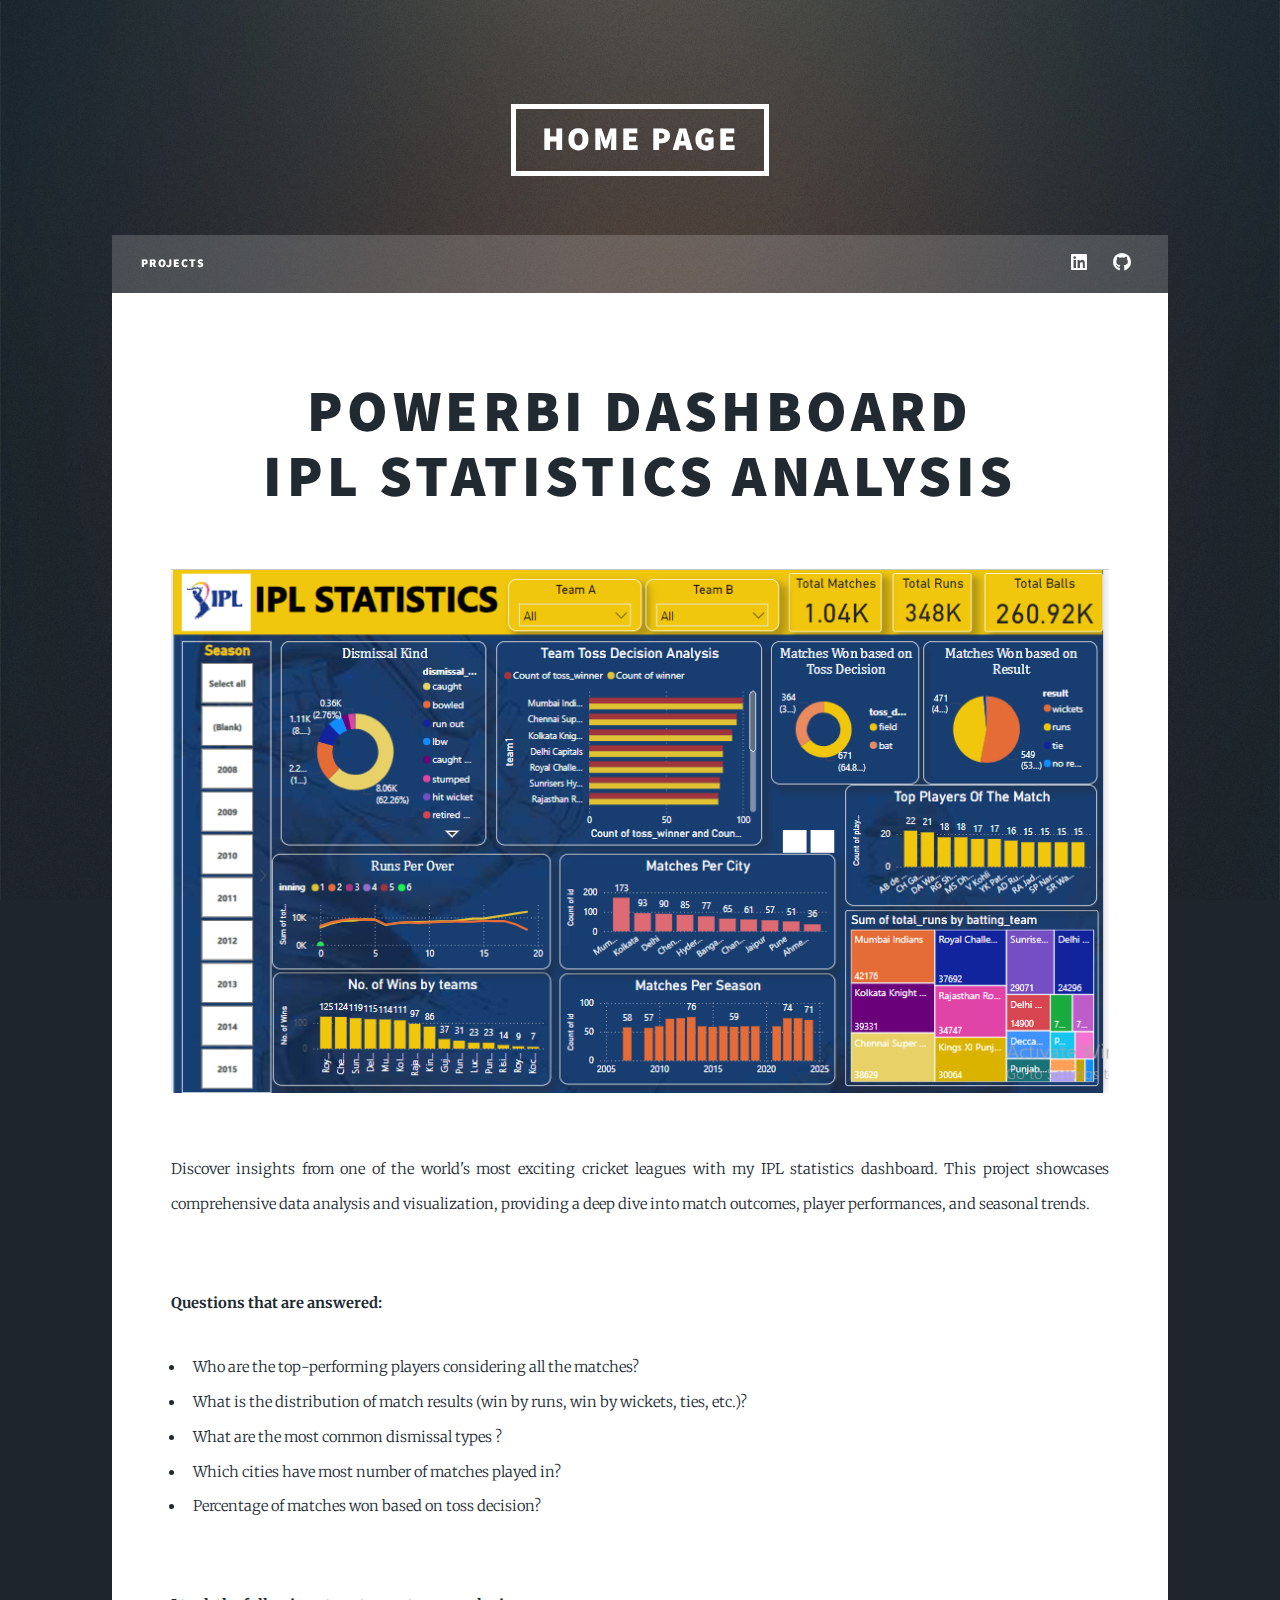
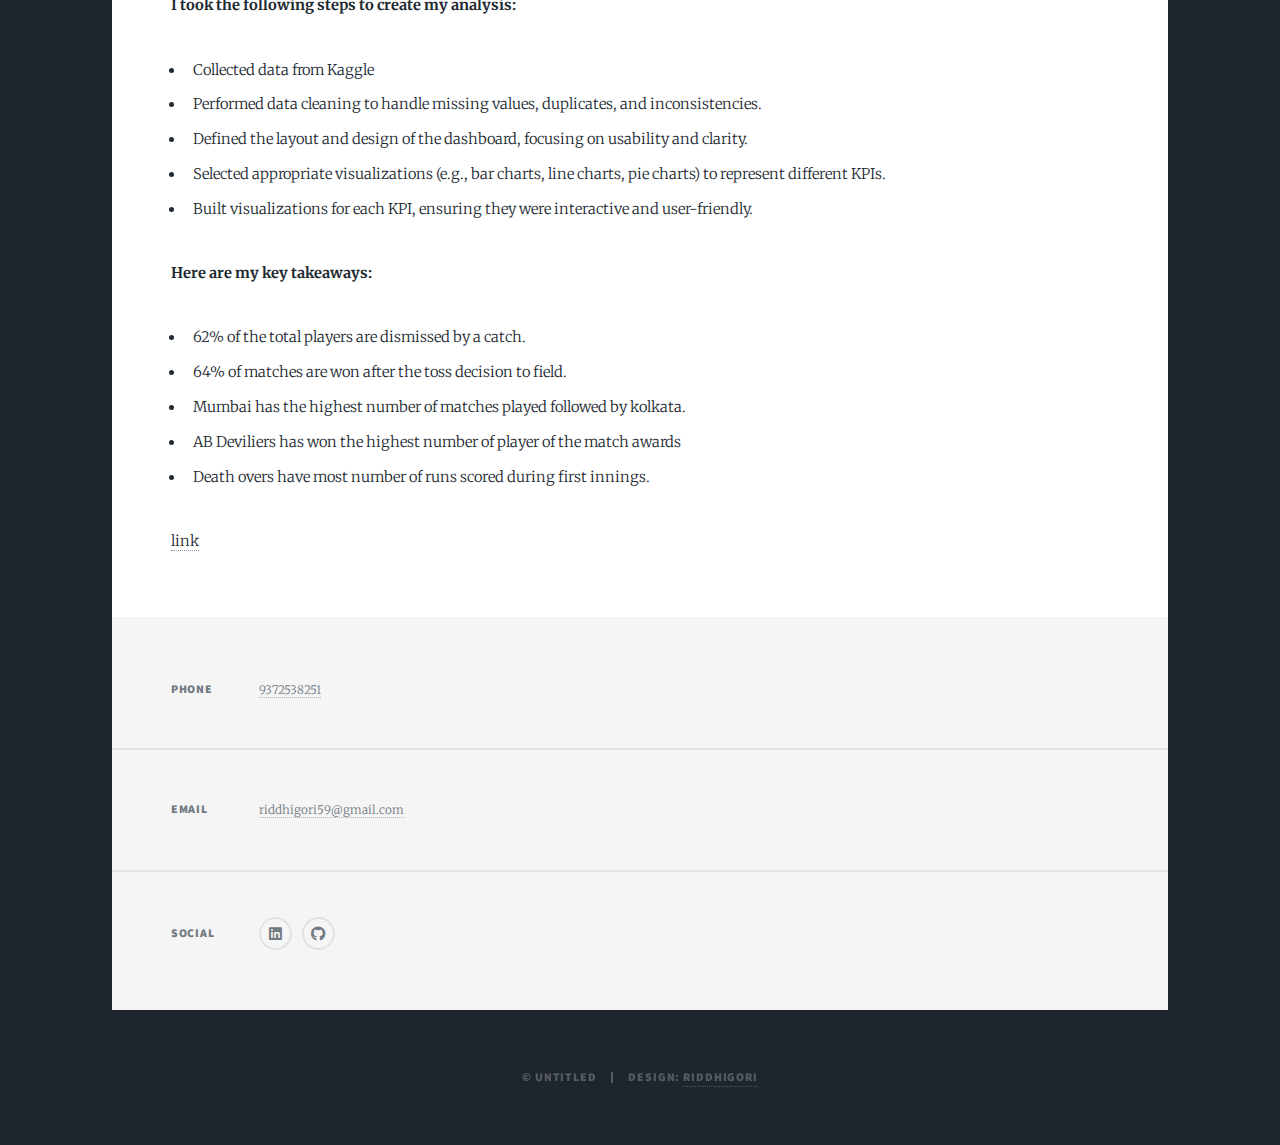
<file: ipl.html>
<!DOCTYPE HTML>
<!--
	Massively by HTML5 UP
	html5up.net | @ajlkn
	Free for personal and commercial use under the CCA 3.0 license (html5up.net/license)
-->
<html>
	<head>
		<title>Portfolio</title>
		<meta charset="utf-8" />
		<meta name="viewport" content="width=device-width, initial-scale=1, user-scalable=no" />
		<link rel="stylesheet" href="assets/css/main.css" />
		<noscript><link rel="stylesheet" href="assets/css/noscript.css" /></noscript>

		

		<!-- Wrapper -->
			<div id="wrapper">

				<!-- Header -->
					<header id="header">
						<a href="index.html" class="logo">Home Page</a>
					</header>

				<!-- Nav -->
					<nav id="nav">
						<ul class="links">
							<li><a href="index.html">Projects</a></li>
							
							
						</ul>
						<ul class="icons">
							
							<li><a href="https://www.linkedin.com/in/riddhigori/" class="icon brands fa-linkedin"><span class="label">Instagram</span></a></li>
							<li><a href="https://github.com/riddhigori" class="icon brands fa-github"><span class="label">GitHub</span></a></li>
						</ul>
					</nav>

				<!-- Main -->
					<div id="main">

						<!-- Post -->
							<section class="post">
								<header class="major">
									
									<h1>PowerBi Dashboard<br />
									IPL Statistics Analysis</h1>
									<p>
								   </p>
								</header>
								
								<div class="image main">  <a href="https://app.powerbi.com/links/8dAtI-UK_e?ctid=a64aeab6-f01b-462b-aa9c-44546386ff31&pbi_source=linkShare"><img src="images/pic07.png" alt="" /></a></div>
								
								<p>Discover insights from one of the world's most exciting cricket leagues with my IPL statistics dashboard. 
                                    This project showcases comprehensive data analysis and visualization, providing a deep dive into match outcomes, player performances, and seasonal trends.
								</p>
								<br/>
								<p style="font-weight: bold;">Questions that are answered:</p>
								<ul>
									<li>Who are the top-performing players considering all the matches?</li>
									<li>What is the distribution of match results (win by runs, win by wickets, ties, etc.)?</li>
									<li>What are the most common dismissal types ?</li>
									<li>Which cities have most number of matches played in?</li>
									<li>Percentage of matches won based on toss decision?</li>
								</ul>
								<br/>
								<p style="font-weight: bold;">I took the following steps to create my analysis:</p>
								<ul>
									<li>Collected data from Kaggle</li>
									<li>Performed data cleaning to handle missing values, duplicates, and inconsistencies.</li>
									<li>Defined the layout and design of the dashboard, focusing on usability and clarity.</li>
									<li>Selected appropriate visualizations (e.g., bar charts, line charts, pie charts) to represent different KPIs.</li>
									<li>Built visualizations for each KPI, ensuring they were interactive and user-friendly.</li>
								</ul>
								<p style="font-weight: bold;">Here are my key takeaways:</p>
								<ul>
									<li>62% of the total players are dismissed by a catch.</span></li>
									<li>64% of matches are won after the toss decision to field.</span></li>
									<li>Mumbai has the highest number of matches played followed by kolkata.</li>
                                    <li>AB Deviliers has won the highest number of player of the match awards</li>
                                    <li>Death overs have most number of runs scored during first innings.</li>
								</ul>
								<a href="https://app.powerbi.com/links/8dAtI-UK_e?ctid=a64aeab6-f01b-462b-aa9c-44546386ff31&pbi_source=linkShare">link</a>
							</section>

					</div>
					

				<!-- Footer -->
					<footer id="footer">
						
						<section class="split contact">
							
							<section>
								<h3>Phone</h3>
								<p><a href="tel:9372538251">9372538251</a></p>
							</section>
							<section>
								<h3>Email</h3>
								<p><a href="mailto:riddhigori59@gmail.com">riddhigori59@gmail.com</a></p>
							</section>
							<section>
								<h3>Social</h3>
								<ul class="icons alt">
									
									<li><a href="https://www.linkedin.com/in/riddhigori/" class="icon brands alt fa-linkedin"><span class="label">linkedin</span></a></li>
									<li><a href="https://github.com/riddhigori" class="icon brands alt fa-github"><span class="label">GitHub</span></a></li>
								</ul>
							</section>
						</section>
					</footer>

				<!-- Copyright -->
					<div id="copyright">
						<ul><li>&copy; Untitled</li><li>Design: <a href="https://html5up.net">riddhigori</a></li></ul>
					</div>

			</div>

		<!-- Scripts -->
			<script src="assets/js/jquery.min.js"></script>
			<script src="assets/js/jquery.scrollex.min.js"></script>
			<script src="assets/js/jquery.scrolly.min.js"></script>
			<script src="assets/js/browser.min.js"></script>
			<script src="assets/js/breakpoints.min.js"></script>
			<script src="assets/js/util.js"></script>
			<script src="assets/js/main.js"></script>

	</body>
</html>
</file>
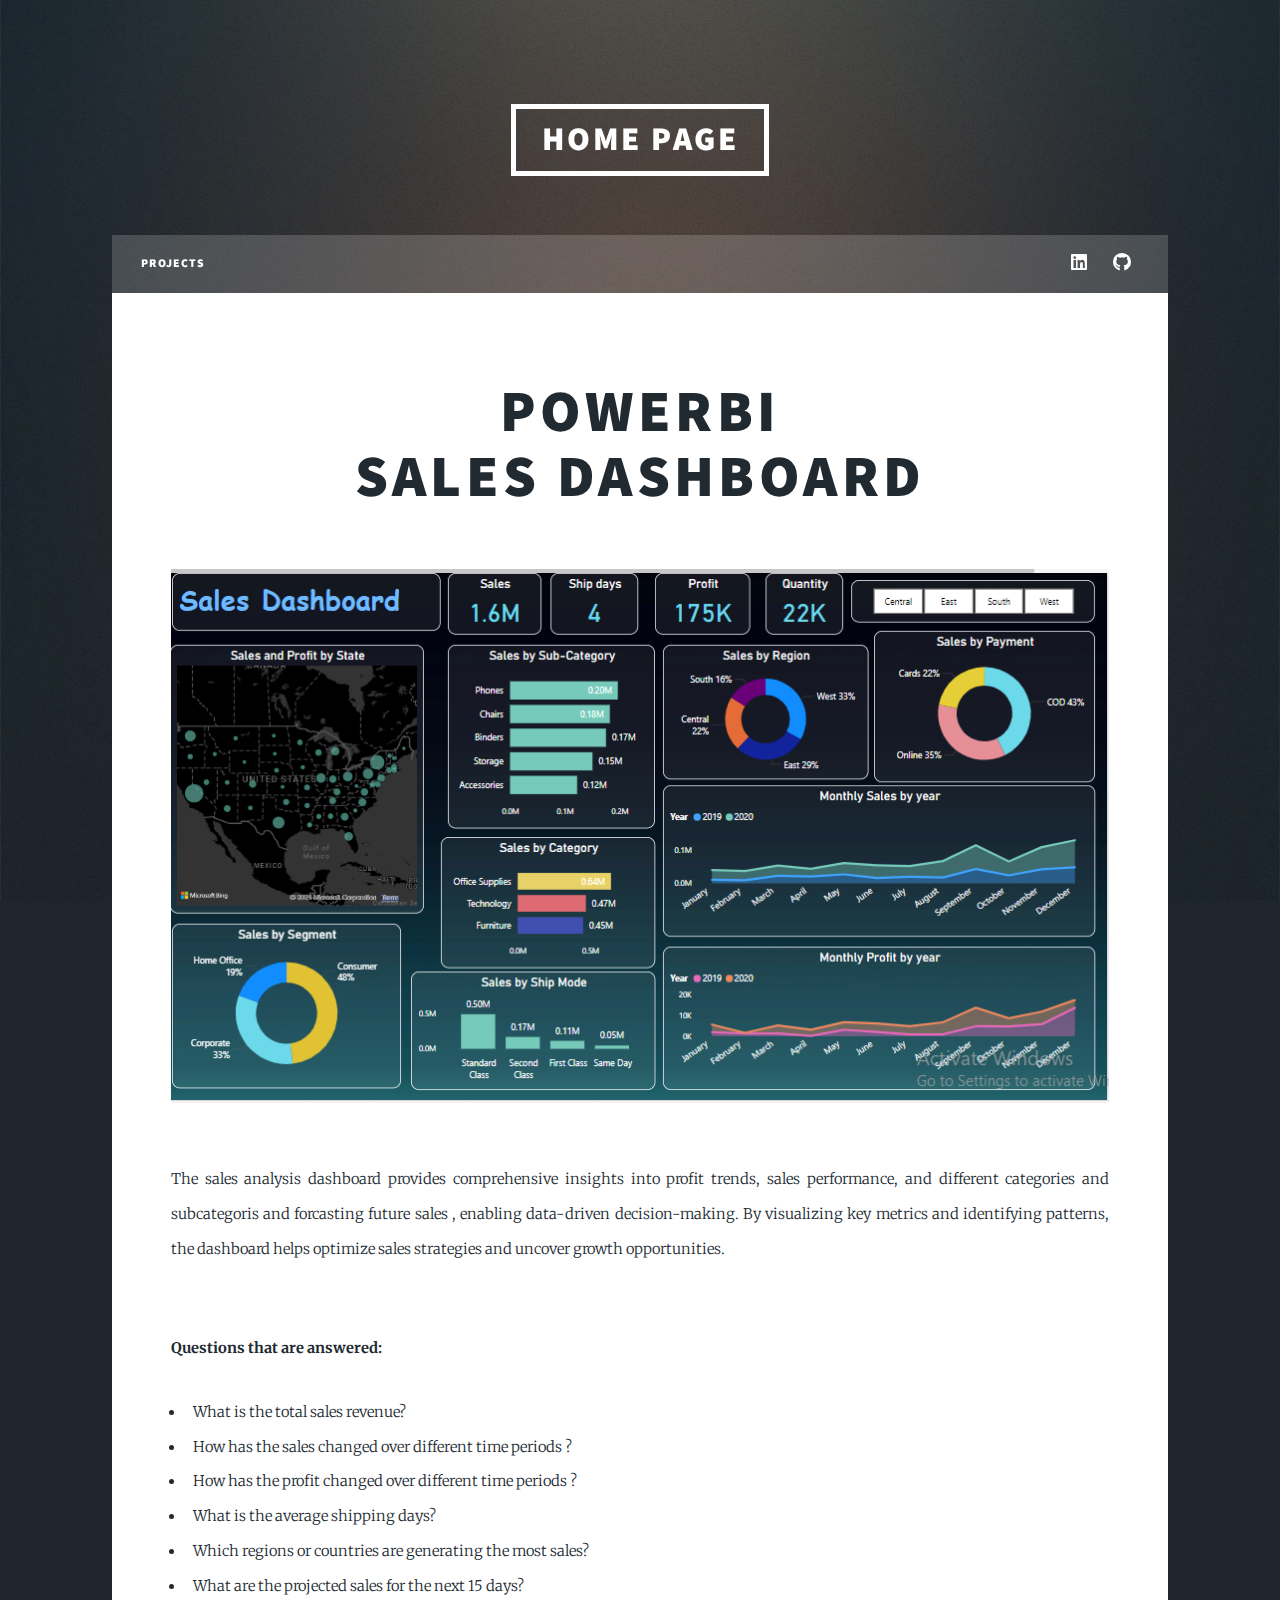
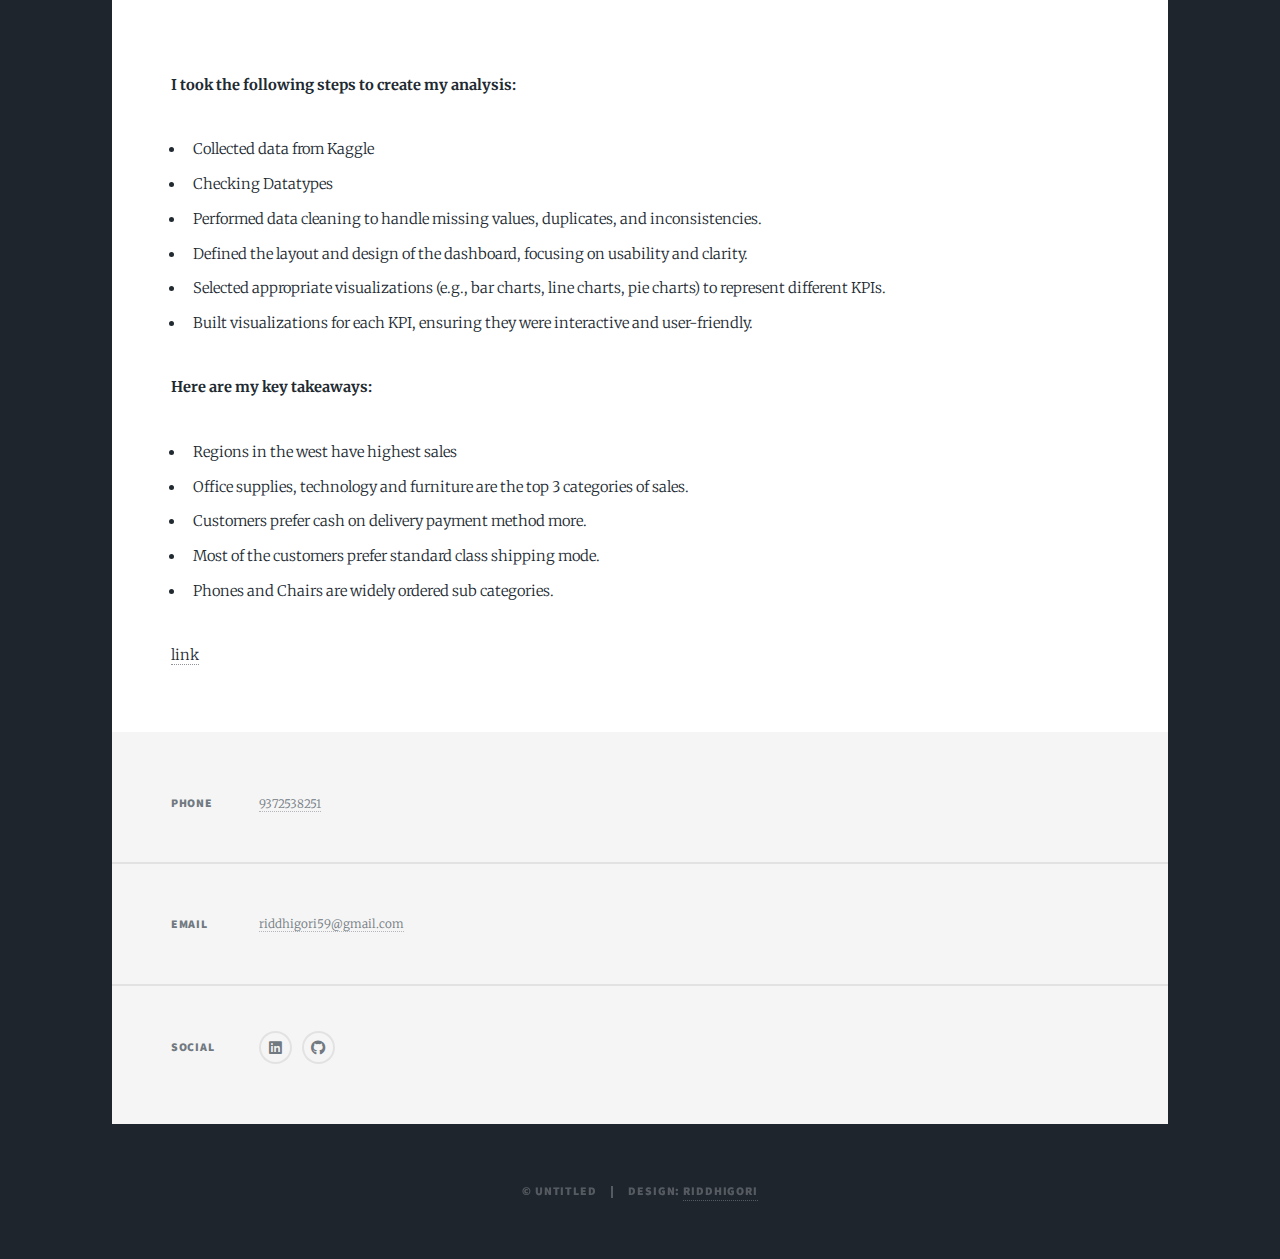
<file: sales.html>
<!DOCTYPE HTML>
<!--
	Massively by HTML5 UP
	html5up.net | @ajlkn
	Free for personal and commercial use under the CCA 3.0 license (html5up.net/license)
-->
<html>
	<head>
		<title>Portfolio</title>
		<meta charset="utf-8" />
		<meta name="viewport" content="width=device-width, initial-scale=1, user-scalable=no" />
		<link rel="stylesheet" href="assets/css/main.css" />
		<noscript><link rel="stylesheet" href="assets/css/noscript.css" /></noscript>
	</head>
	<body class="is-preload">

		<!-- Wrapper -->
			<div id="wrapper">

				<!-- Header -->
					<header id="header">
						<a href="index.html" class="logo">Home Page</a>
					</header>

				<!-- Nav -->
					<nav id="nav">
						<ul class="links">
							<li><a href="index.html">Projects</a></li>
							
							
						</ul>
						<ul class="icons">
							
							<li><a href="https://www.linkedin.com/in/riddhigori/" class="icon brands fa-linkedin"><span class="label">Instagram</span></a></li>
							<li><a href="https://github.com/riddhigori" class="icon brands fa-github"><span class="label">GitHub</span></a></li>
						</ul>
					</nav>

				<!-- Main -->
					<div id="main">

						<!-- Post -->
						<section class="post">
							<header class="major">
								
								<h1>PowerBi <br />
								Sales Dashboard</h1>
								<p>
							   </p>
							</header>
							<div class="image main">  <a href="https://app.powerbi.com/links/BR5zckr26Z?ctid=a64aeab6-f01b-462b-aa9c-44546386ff31&pbi_source=linkShare"><img src="images/pic06.png" alt="" /></a></div>
							<p>The sales analysis dashboard provides comprehensive insights into profit trends, sales performance, and different categories and subcategoris and forcasting future sales , enabling data-driven decision-making. 
								By visualizing key metrics and identifying patterns, the dashboard helps optimize sales strategies and uncover growth opportunities.
							</p>
							<br/>
							<p style="font-weight: bold;">Questions that are answered:</p>
							<ul>
								<li>What is the total sales revenue?</li>
								<li>How has the sales changed over different time periods ?</li>
								<li>How has the profit changed over different time periods ?</li>
								<li>What is the average shipping days?</li>
								<li>Which regions or countries are generating the most sales?</li>
								<li>What are the projected sales for the next 15 days?</li>
							</ul>
							<br/>
							<p style="font-weight: bold;">I took the following steps to create my analysis:</p>
							<ul>
								<li>Collected data from Kaggle</li>
								<li>Checking Datatypes </li>
								<li>Performed data cleaning to handle missing values, duplicates, and inconsistencies.</li>
								<li>Defined the layout and design of the dashboard, focusing on usability and clarity.</li>
								<li>Selected appropriate visualizations (e.g., bar charts, line charts, pie charts) to represent different KPIs.</li>
								<li>Built visualizations for each KPI, ensuring they were interactive and user-friendly.</li>
							</ul>
							<p style="font-weight: bold;">Here are my key takeaways:</p>
							<ul>
								<li>Regions in the west have highest sales</span></li>
								<li>Office supplies, technology and furniture are the top 3 categories of sales.</span></li>
								<li>Customers prefer cash on delivery payment method more.</li>
								<li>Most of the customers prefer standard class shipping mode.</li>
								<li>Phones and Chairs are widely ordered sub categories.</li>
							</ul>
							<a href="https://app.powerbi.com/links/BR5zckr26Z?ctid=a64aeab6-f01b-462b-aa9c-44546386ff31&pbi_source=linkShare">link</a>
						</section>

				</div>
				

				<!-- Footer -->
				<footer id="footer">
						
					<section class="split contact">
						
						<section>
							<h3>Phone</h3>
							<p><a href="tel:9372538251">9372538251</a></p>
						</section>
						<section>
							<h3>Email</h3>
							<p><a href="mailto:riddhigori59@gmail.com">riddhigori59@gmail.com</a></p>
						</section>
						<section>
							<h3>Social</h3>
							<ul class="icons alt">
								
								<li><a href="https://www.linkedin.com/in/riddhigori/" class="icon brands alt fa-linkedin"><span class="label">linkedin</span></a></li>
								<li><a href="https://github.com/riddhigori" class="icon brands alt fa-github"><span class="label">GitHub</span></a></li>
							</ul>
						</section>
					</section>
				</footer>

				<!-- Copyright -->
					<div id="copyright">
						<ul><li>&copy; Untitled</li><li>Design: <a href="https://html5up.net">riddhigori</a></li></ul>
					</div>

			</div>

		<!-- Scripts -->
			<script src="assets/js/jquery.min.js"></script>
			<script src="assets/js/jquery.scrollex.min.js"></script>
			<script src="assets/js/jquery.scrolly.min.js"></script>
			<script src="assets/js/browser.min.js"></script>
			<script src="assets/js/breakpoints.min.js"></script>
			<script src="assets/js/util.js"></script>
			<script src="assets/js/main.js"></script>

	</body>
</html>
</file>
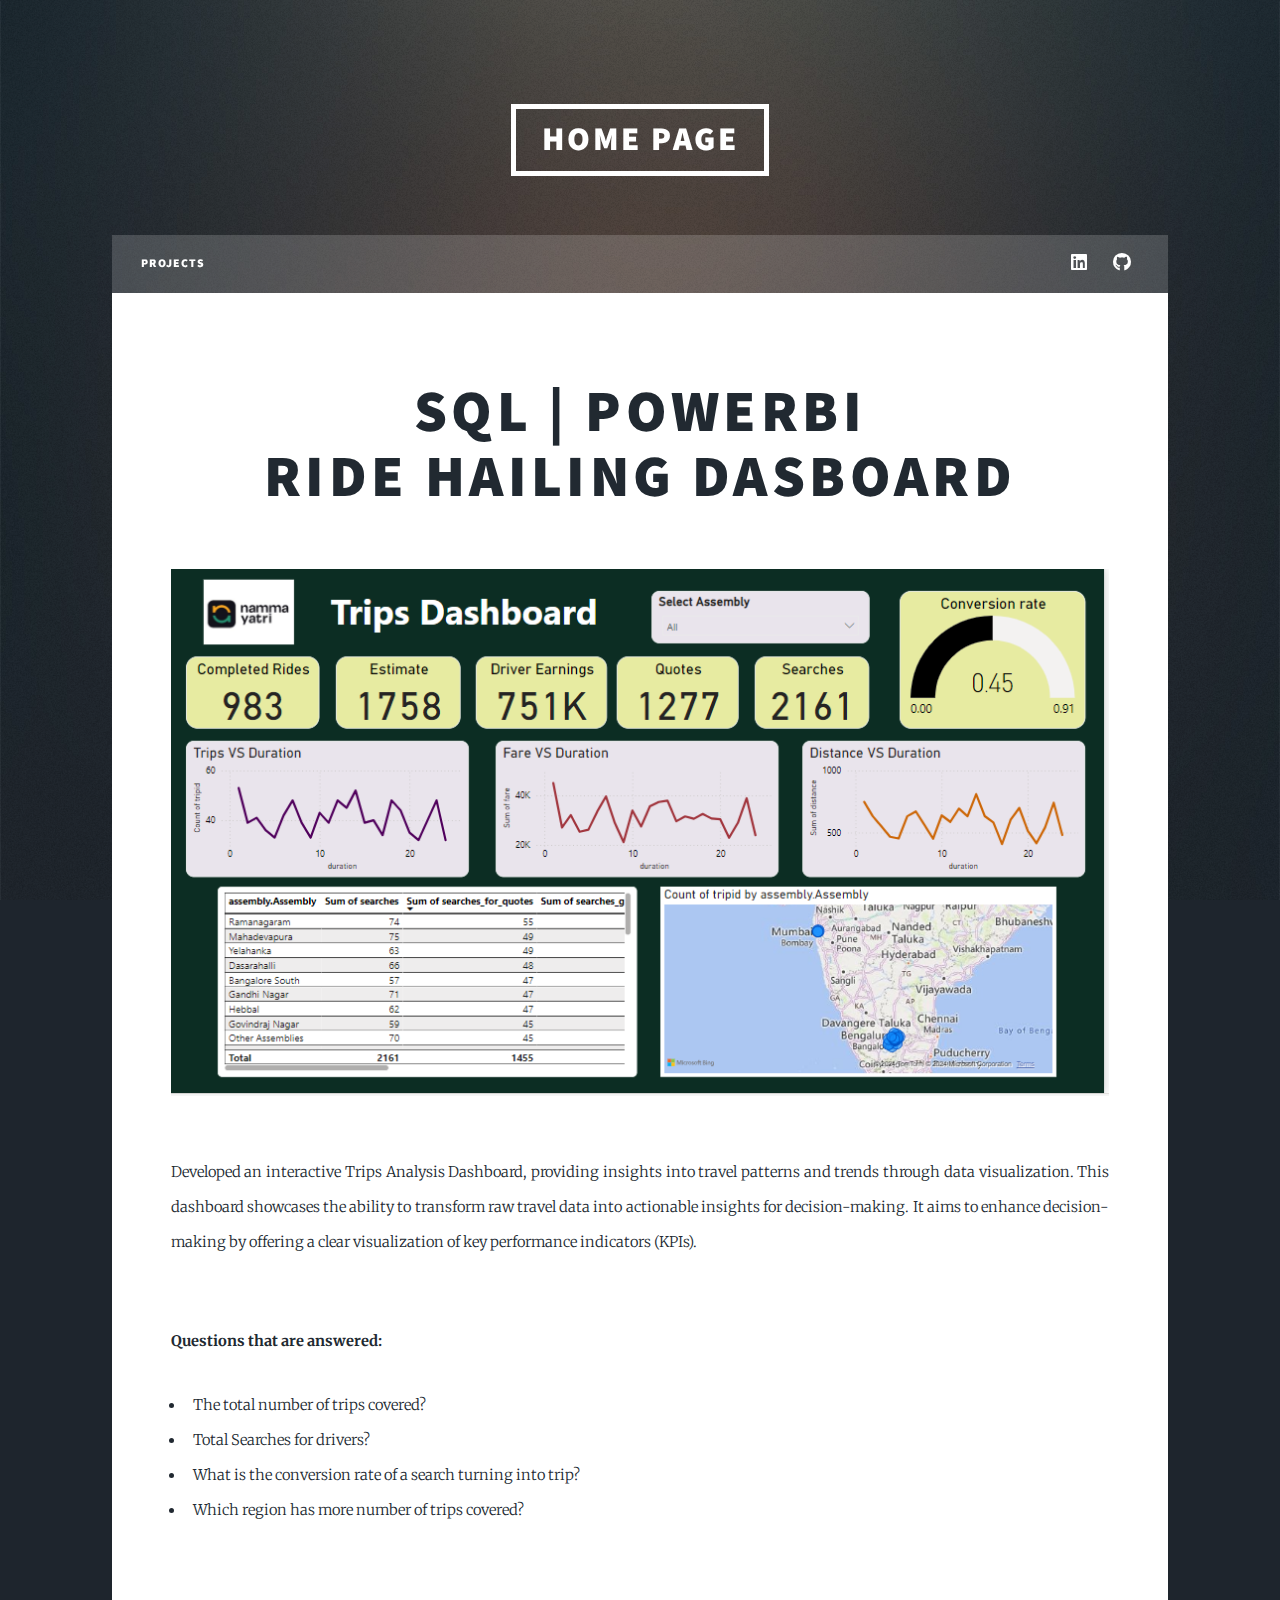
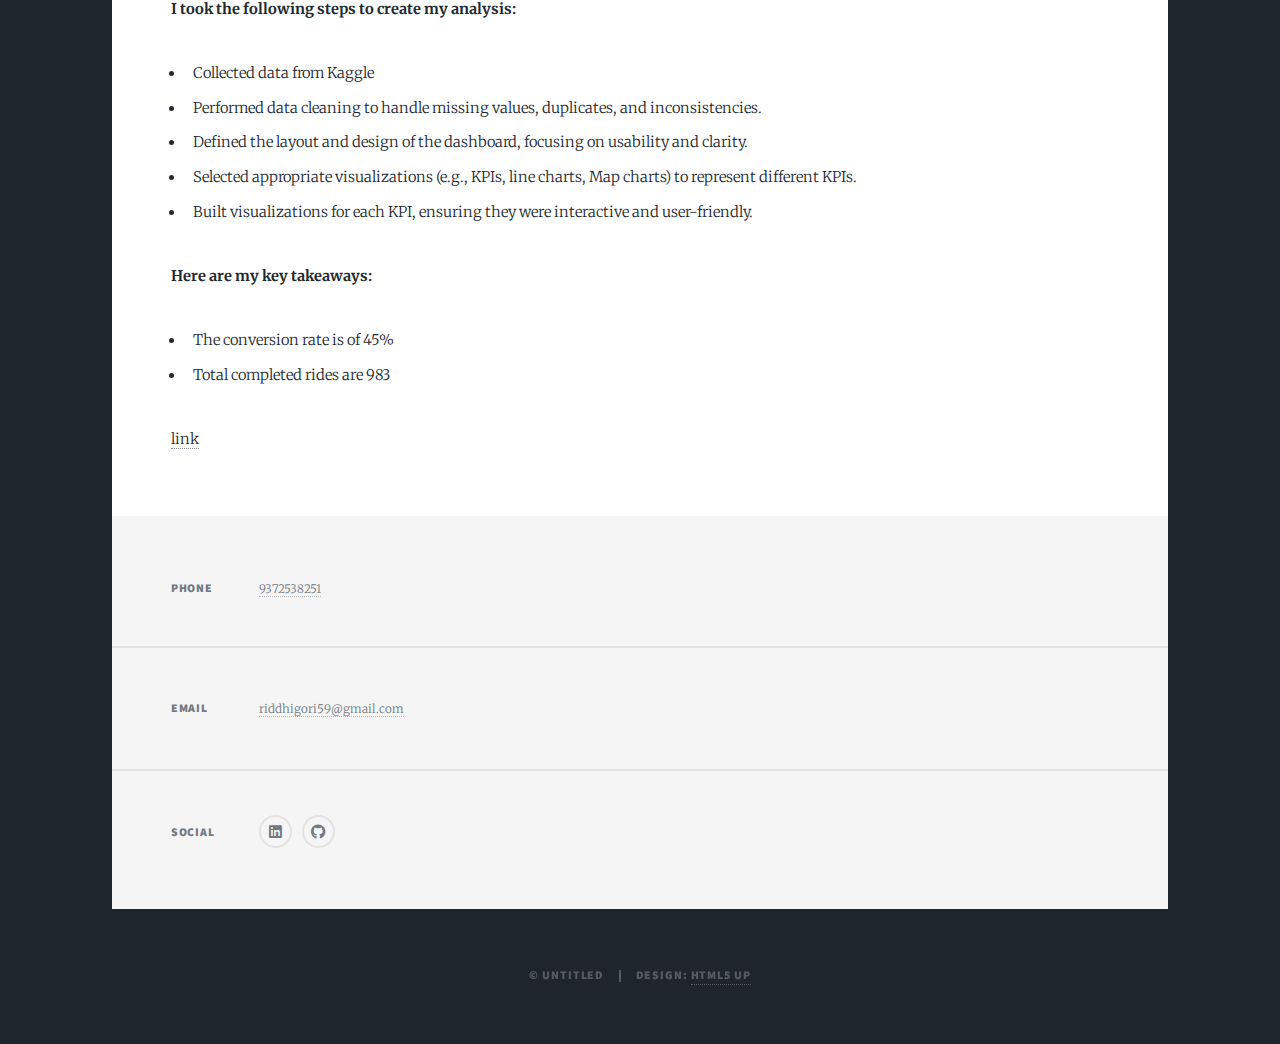
<file: trips.html>
<!DOCTYPE HTML>
<!--
	Massively by HTML5 UP
	html5up.net | @ajlkn
	Free for personal and commercial use under the CCA 3.0 license (html5up.net/license)
-->
<html>
	<head>
		<title>Portfolio</title>
		<meta charset="utf-8" />
		<meta name="viewport" content="width=device-width, initial-scale=1, user-scalable=no" />
		<link rel="stylesheet" href="assets/css/main.css" />
		<noscript><link rel="stylesheet" href="assets/css/noscript.css" /></noscript>
	</head>
	<body class="is-preload">

		<!-- Wrapper -->
			<div id="wrapper">

				<!-- Header -->
					<header id="header">
						<a href="index.html" class="logo">Home Page</a>
					</header>

				<!-- Nav -->
					<nav id="nav">
						<ul class="links">
							<li><a href="index.html">Projects</a></li>
							
						</ul>
						<ul class="icons">
							
							<li><a href="https://www.linkedin.com/in/riddhigori/" class="icon brands fa-linkedin"><span class="label">Instagram</span></a></li>
							<li><a href="https://github.com/riddhigori" class="icon brands fa-github"><span class="label">GitHub</span></a></li>
						</ul>
					</nav>

				<!-- Main -->
					<div id="main">

						<!-- Post -->
						<section class="post">
							<header class="major">
								
								<h1>SQL | PowerBi <br />
								Ride hailing Dasboard</h1>
								<p>
							   </p>
							</header>
							<div class="image main">  <a href="https://app.powerbi.com/links/Tu78_dTHxu?ctid=a64aeab6-f01b-462b-aa9c-44546386ff31&pbi_source=linkShare&bookmarkGuid=800dc997-a2c3-4fcb-8167-af0accc6d98e"><img src="images/pic03.png" alt="" /></a></div>
							<p>Developed an interactive Trips Analysis Dashboard, providing insights into travel patterns and trends through data visualization. This dashboard showcases the ability to transform raw travel data into actionable insights for decision-making.
								It aims to enhance decision-making by offering a clear visualization of key performance indicators (KPIs).
							</p>
							<br/>
							<p style="font-weight: bold;">Questions that are answered:</p>
							<ul>
								<li>The total number of trips covered?</li>
								<li> Total Searches for drivers?</li>
								<li>What is the conversion rate of a search turning into trip?</li>
								<li>Which region has more number of trips covered?</li>
							</ul>
							<br/>
							<p style="font-weight: bold;">I took the following steps to create my analysis:</p>
							<ul>
								<li>Collected data from Kaggle</li>
								<li>Performed data cleaning to handle missing values, duplicates, and inconsistencies.</li>
								<li>Defined the layout and design of the dashboard, focusing on usability and clarity.</li>
								<li>Selected appropriate visualizations (e.g., KPIs, line charts, Map charts) to represent different KPIs.</li>
								<li>Built visualizations for each KPI, ensuring they were interactive and user-friendly.</li>
							</ul>
							<p style="font-weight: bold;">Here are my key takeaways:</p>
							<ul>
								<li>The conversion rate is of 45%</span></li>
								<li>Total completed rides are 983</span></li>
								
							</ul>
							<a href="https://app.powerbi.com/links/BR5zckr26Z?ctid=a64aeab6-f01b-462b-aa9c-44546386ff31&pbi_source=linkShare">link</a>
						</section>

				</div>
				
				<!-- Footer -->
				<footer id="footer">
						
					<section class="split contact">
						
						<section>
							<h3>Phone</h3>
							<p><a href="tel:9372538251">9372538251</a></p>
						</section>
						<section>
							<h3>Email</h3>
							<p><a href="mailto:riddhigori59@gmail.com">riddhigori59@gmail.com</a></p>
						</section>
						<section>
							<h3>Social</h3>
							<ul class="icons alt">
								
								<li><a href="https://www.linkedin.com/in/riddhigori/" class="icon brands alt fa-linkedin"><span class="label">linkedin</span></a></li>
								<li><a href="https://github.com/riddhigori" class="icon brands alt fa-github"><span class="label">GitHub</span></a></li>
							</ul>
						</section>
					</section>
				</footer>

				<!-- Copyright -->
					<div id="copyright">
						<ul><li>&copy; Untitled</li><li>Design: <a href="https://html5up.net">HTML5 UP</a></li></ul>
					</div>

			</div>

		<!-- Scripts -->
			<script src="assets/js/jquery.min.js"></script>
			<script src="assets/js/jquery.scrollex.min.js"></script>
			<script src="assets/js/jquery.scrolly.min.js"></script>
			<script src="assets/js/browser.min.js"></script>
			<script src="assets/js/breakpoints.min.js"></script>
			<script src="assets/js/util.js"></script>
			<script src="assets/js/main.js"></script>

	</body>
</html>
</file>
<file: assets/css/main.css>
@import url(fontawesome-all.min.css);
@import url("https://fonts.googleapis.com/css?family=Merriweather:300,700,300italic,700italic|Source+Sans+Pro:900");

/*
	Massively by HTML5 UP
	html5up.net | @ajlkn
	Free for personal and commercial use under the CCA 3.0 license (html5up.net/license)
*/

   


html, body, div, span, applet, object,
iframe, h1, h2, h3, h4, h5, h6, p, blockquote,
pre, a, abbr, acronym, address, big, cite,
code, del, dfn, em, img, ins, kbd, q, s, samp,
small, strike, strong, sub, sup, tt, var, b,
u, i, center, dl, dt, dd, ol, ul, li, fieldset,
form, label, legend, table, caption, tbody,
tfoot, thead, tr, th, td, article, aside,
canvas, details, embed, figure, figcaption,
footer, header, hgroup, menu, nav, output, ruby,
section, summary, time, mark, audio, video {
	margin: 0;
	padding: 0;
	border: 0;
	font-size: 100%;
	font: inherit;
	vertical-align: baseline;}

article, aside, details, figcaption, figure,
footer, header, hgroup, menu, nav, section {
	display: block;}

body {
	line-height: 1;
}

ol, ul {
	list-style: none;
}

blockquote, q {
	quotes: none;
}

	blockquote:before, blockquote:after, q:before, q:after {
		content: '';
		content: none;
	}

table {
	border-collapse: collapse;
	border-spacing: 0;
}

body {
	-webkit-text-size-adjust: none;
}

mark {
	background-color: transparent;
	color: inherit;
}

input::-moz-focus-inner {
	border: 0;
	padding: 0;
}

input, select, textarea {
	-moz-appearance: none;
	-webkit-appearance: none;
	-ms-appearance: none;
	appearance: none;
}

/* Basic */

	@-ms-viewport {
		width: device-width;
	}

	body {
		-ms-overflow-style: scrollbar;
	}

	@media screen and (max-width: 480px) {

		html, body {
			min-width: 320px;
		}

	}

	html {
		box-sizing: border-box;
	}

	*, *:before, *:after {
		box-sizing: inherit;
	}

	body {
		background-color: #1e252d;
	}

		body.is-preload *, body.is-preload *:before, body.is-preload *:after {
			-moz-animation: none !important;
			-webkit-animation: none !important;
			-ms-animation: none !important;
			animation: none !important;
			-moz-transition: none !important;
			-webkit-transition: none !important;
			-ms-transition: none !important;
			transition: none !important;
		}

/* Type */

	html {
		font-size: 16pt;
	}

		@media screen and (max-width: 1680px) {

			html {
				font-size: 12pt;
			}

		}

		@media screen and (max-width: 1280px) {

			html {
				font-size: 11pt;
			}

		}

		@media screen and (max-width: 360px) {

			html {
				font-size: 10pt;
			}

		}

	body {
		color: #212931;
	}

	body, input, select, textarea {
		font-family: "Merriweather", Georgia, serif;
		font-weight: 300;
		font-size: 1rem;
		line-height: 2.375;
	}

	a {
		-moz-transition: color 0.2s ease-in-out, background-color 0.2s ease-in-out, border-color 0.2s ease-in-out, box-shadow 0.2s ease-in-out;
		-webkit-transition: color 0.2s ease-in-out, background-color 0.2s ease-in-out, border-color 0.2s ease-in-out, box-shadow 0.2s ease-in-out;
		-ms-transition: color 0.2s ease-in-out, background-color 0.2s ease-in-out, border-color 0.2s ease-in-out, box-shadow 0.2s ease-in-out;
		transition: color 0.2s ease-in-out, background-color 0.2s ease-in-out, border-color 0.2s ease-in-out, box-shadow 0.2s ease-in-out;
		border-bottom: dotted 1px;
		text-decoration: none;
	}

		a:hover {
			border-bottom-color: transparent;
		}

	strong, b {
		font-weight: 600;
	}

	em, i {
		font-style: italic;
	}

	p {
		text-align: justify;
		margin: 0 0 2rem 0;
	}

	h1, h2, h3, h4, h5, h6 {
		font-family: "Source Sans Pro", Helvetica, sans-serif;
		font-weight: 900;
		line-height: 1.5;
		letter-spacing: 0.075em;
		text-transform: uppercase;
		margin: 0 0 1rem 0;
	}

		h1 a, h2 a, h3 a, h4 a, h5 a, h6 a {
			border-bottom: 0;
			color: inherit;
			text-decoration: none;
		}

	h1 {
		font-size: 4rem;
		line-height: 1.1;
		margin: 0 0 2rem 0;
	}

	h2 {
		font-size: 1.75rem;
		line-height: 1.3;
		margin: 0 0 1.5rem 0;
	}

	h3 {
		font-size: 1.25rem;
		margin: 0 0 1.5rem 0;
	}

	h4 {
		font-size: 1rem;
	}

	h5 {
		font-size: 0.9rem;
	}

	h6 {
		font-size: 0.8rem;
	}

	sub {
		font-size: 0.8rem;
		position: relative;
		top: 0.5rem;
	}

	sup {
		font-size: 0.8rem;
		position: relative;
		top: -0.5rem;
	}

	blockquote {
		border-left: solid 4px;
		font-style: italic;
		margin: 0 0 2rem 0;
		padding: 0.5rem 0 0.5rem 2rem;
	}

	code {
		border: solid 2px;
		font-family: "Courier New", monospace;
		font-size: 0.9rem;
		margin: 0 0.25rem;
		padding: 0.25rem 0.65rem;
	}

	pre {
		-webkit-overflow-scrolling: touch;
		font-family: "Courier New", monospace;
		font-size: 0.9rem;
		margin: 0 0 2rem 0;
	}

		pre code {
			display: block;
			line-height: 1.75;
			padding: 1rem 1.5rem;
			overflow-x: auto;
		}

	hr {
		border: 0;
		border-bottom: solid 2px;
		margin: 3rem 0;
	}

		hr.major {
			margin: 5rem 0;
		}

	.align-left {
		text-align: left;
	}

	.align-center {
		text-align: center;
	}

	.align-right {
		text-align: right;
	}

	input, select, textarea {
		color: #212931;
	}

	a {
		color: #212931;
		border-bottom-color: rgba(33, 41, 49, 0.5);
	}

		a:hover {
			border-bottom-color: transparent;
			color: #18bfef !important;
		}

	strong, b {
		color: #212931;
	}

	h1, h2, h3, h4, h5, h6 {
		color: #212931;
	}

	blockquote {
		border-left-color: #eeeeee;
	}

	code {
		background: rgba(220, 220, 220, 0.25);
		border-color: #eeeeee;
	}

	hr {
		border-bottom-color: #eeeeee;
	}

/* Row */

	.row {
		display: flex;
		flex-wrap: wrap;
		box-sizing: border-box;
		align-items: stretch;
	}

		.row > * {
			box-sizing: border-box;
		}

		.row.gtr-uniform > * > :last-child {
			margin-bottom: 0;
		}

		.row.aln-left {
			justify-content: flex-start;
		}

		.row.aln-center {
			justify-content: center;
		}

		.row.aln-right {
			justify-content: flex-end;
		}

		.row.aln-top {
			align-items: flex-start;
		}

		.row.aln-middle {
			align-items: center;
		}

		.row.aln-bottom {
			align-items: flex-end;
		}

		.row > .imp {
			order: -1;
		}

		.row > .col-1 {
			width: 8.33333%;
		}

		.row > .off-1 {
			margin-left: 8.33333%;
		}

		.row > .col-2 {
			width: 16.66667%;
		}

		.row > .off-2 {
			margin-left: 16.66667%;
		}

		.row > .col-3 {
			width: 25%;
		}

		.row > .off-3 {
			margin-left: 25%;
		}

		.row > .col-4 {
			width: 33.33333%;
		}

		.row > .off-4 {
			margin-left: 33.33333%;
		}

		.row > .col-5 {
			width: 41.66667%;
		}

		.row > .off-5 {
			margin-left: 41.66667%;
		}

		.row > .col-6 {
			width: 50%;
		}

		.row > .off-6 {
			margin-left: 50%;
		}

		.row > .col-7 {
			width: 58.33333%;
		}

		.row > .off-7 {
			margin-left: 58.33333%;
		}

		.row > .col-8 {
			width: 66.66667%;
		}

		.row > .off-8 {
			margin-left: 66.66667%;
		}

		.row > .col-9 {
			width: 75%;
		}

		.row > .off-9 {
			margin-left: 75%;
		}

		.row > .col-10 {
			width: 83.33333%;
		}

		.row > .off-10 {
			margin-left: 83.33333%;
		}

		.row > .col-11 {
			width: 91.66667%;
		}

		.row > .off-11 {
			margin-left: 91.66667%;
		}

		.row > .col-12 {
			width: 100%;
		}

		.row > .off-12 {
			margin-left: 100%;
		}

		.row.gtr-0 {
			margin-top: 0;
			margin-left: 0rem;
		}

			.row.gtr-0 > * {
				padding: 0 0 0 0rem;
			}

			.row.gtr-0.gtr-uniform {
				margin-top: 0rem;
			}

				.row.gtr-0.gtr-uniform > * {
					padding-top: 0rem;
				}

		.row.gtr-25 {
			margin-top: 0;
			margin-left: -0.375rem;
		}

			.row.gtr-25 > * {
				padding: 0 0 0 0.375rem;
			}

			.row.gtr-25.gtr-uniform {
				margin-top: -0.375rem;
			}

				.row.gtr-25.gtr-uniform > * {
					padding-top: 0.375rem;
				}

		.row.gtr-50 {
			margin-top: 0;
			margin-left: -0.75rem;
		}

			.row.gtr-50 > * {
				padding: 0 0 0 0.75rem;
			}

			.row.gtr-50.gtr-uniform {
				margin-top: -0.75rem;
			}

				.row.gtr-50.gtr-uniform > * {
					padding-top: 0.75rem;
				}

		.row {
			margin-top: 0;
			margin-left: -1.5rem;
		}

			.row > * {
				padding: 0 0 0 1.5rem;
			}

			.row.gtr-uniform {
				margin-top: -1.5rem;
			}

				.row.gtr-uniform > * {
					padding-top: 1.5rem;
				}

		.row.gtr-150 {
			margin-top: 0;
			margin-left: -2.25rem;
		}

			.row.gtr-150 > * {
				padding: 0 0 0 2.25rem;
			}

			.row.gtr-150.gtr-uniform {
				margin-top: -2.25rem;
			}

				.row.gtr-150.gtr-uniform > * {
					padding-top: 2.25rem;
				}

		.row.gtr-200 {
			margin-top: 0;
			margin-left: -3rem;
		}

			.row.gtr-200 > * {
				padding: 0 0 0 3rem;
			}

			.row.gtr-200.gtr-uniform {
				margin-top: -3rem;
			}

				.row.gtr-200.gtr-uniform > * {
					padding-top: 3rem;
				}

		@media screen and (max-width: 1680px) {

			.row {
				display: flex;
				flex-wrap: wrap;
				box-sizing: border-box;
				align-items: stretch;
			}

				.row > * {
					box-sizing: border-box;
				}

				.row.gtr-uniform > * > :last-child {
					margin-bottom: 0;
				}

				.row.aln-left {
					justify-content: flex-start;
				}

				.row.aln-center {
					justify-content: center;
				}

				.row.aln-right {
					justify-content: flex-end;
				}

				.row.aln-top {
					align-items: flex-start;
				}

				.row.aln-middle {
					align-items: center;
				}

				.row.aln-bottom {
					align-items: flex-end;
				}

				.row > .imp-xlarge {
					order: -1;
				}

				.row > .col-1-xlarge {
					width: 8.33333%;
				}

				.row > .off-1-xlarge {
					margin-left: 8.33333%;
				}

				.row > .col-2-xlarge {
					width: 16.66667%;
				}

				.row > .off-2-xlarge {
					margin-left: 16.66667%;
				}

				.row > .col-3-xlarge {
					width: 25%;
				}

				.row > .off-3-xlarge {
					margin-left: 25%;
				}

				.row > .col-4-xlarge {
					width: 33.33333%;
				}

				.row > .off-4-xlarge {
					margin-left: 33.33333%;
				}

				.row > .col-5-xlarge {
					width: 41.66667%;
				}

				.row > .off-5-xlarge {
					margin-left: 41.66667%;
				}

				.row > .col-6-xlarge {
					width: 50%;
				}

				.row > .off-6-xlarge {
					margin-left: 50%;
				}

				.row > .col-7-xlarge {
					width: 58.33333%;
				}

				.row > .off-7-xlarge {
					margin-left: 58.33333%;
				}

				.row > .col-8-xlarge {
					width: 66.66667%;
				}

				.row > .off-8-xlarge {
					margin-left: 66.66667%;
				}

				.row > .col-9-xlarge {
					width: 75%;
				}

				.row > .off-9-xlarge {
					margin-left: 75%;
				}

				.row > .col-10-xlarge {
					width: 83.33333%;
				}

				.row > .off-10-xlarge {
					margin-left: 83.33333%;
				}

				.row > .col-11-xlarge {
					width: 91.66667%;
				}

				.row > .off-11-xlarge {
					margin-left: 91.66667%;
				}

				.row > .col-12-xlarge {
					width: 100%;
				}

				.row > .off-12-xlarge {
					margin-left: 100%;
				}

				.row.gtr-0 {
					margin-top: 0;
					margin-left: 0rem;
				}

					.row.gtr-0 > * {
						padding: 0 0 0 0rem;
					}

					.row.gtr-0.gtr-uniform {
						margin-top: 0rem;
					}

						.row.gtr-0.gtr-uniform > * {
							padding-top: 0rem;
						}

				.row.gtr-25 {
					margin-top: 0;
					margin-left: -0.375rem;
				}

					.row.gtr-25 > * {
						padding: 0 0 0 0.375rem;
					}

					.row.gtr-25.gtr-uniform {
						margin-top: -0.375rem;
					}

						.row.gtr-25.gtr-uniform > * {
							padding-top: 0.375rem;
						}

				.row.gtr-50 {
					margin-top: 0;
					margin-left: -0.75rem;
				}

					.row.gtr-50 > * {
						padding: 0 0 0 0.75rem;
					}

					.row.gtr-50.gtr-uniform {
						margin-top: -0.75rem;
					}

						.row.gtr-50.gtr-uniform > * {
							padding-top: 0.75rem;
						}

				.row {
					margin-top: 0;
					margin-left: -1.5rem;
				}

					.row > * {
						padding: 0 0 0 1.5rem;
					}

					.row.gtr-uniform {
						margin-top: -1.5rem;
					}

						.row.gtr-uniform > * {
							padding-top: 1.5rem;
						}

				.row.gtr-150 {
					margin-top: 0;
					margin-left: -2.25rem;
				}

					.row.gtr-150 > * {
						padding: 0 0 0 2.25rem;
					}

					.row.gtr-150.gtr-uniform {
						margin-top: -2.25rem;
					}

						.row.gtr-150.gtr-uniform > * {
							padding-top: 2.25rem;
						}

				.row.gtr-200 {
					margin-top: 0;
					margin-left: -3rem;
				}

					.row.gtr-200 > * {
						padding: 0 0 0 3rem;
					}

					.row.gtr-200.gtr-uniform {
						margin-top: -3rem;
					}

						.row.gtr-200.gtr-uniform > * {
							padding-top: 3rem;
						}

		}

		@media screen and (max-width: 1280px) {

			.row {
				display: flex;
				flex-wrap: wrap;
				box-sizing: border-box;
				align-items: stretch;
			}

				.row > * {
					box-sizing: border-box;
				}

				.row.gtr-uniform > * > :last-child {
					margin-bottom: 0;
				}

				.row.aln-left {
					justify-content: flex-start;
				}

				.row.aln-center {
					justify-content: center;
				}

				.row.aln-right {
					justify-content: flex-end;
				}

				.row.aln-top {
					align-items: flex-start;
				}

				.row.aln-middle {
					align-items: center;
				}

				.row.aln-bottom {
					align-items: flex-end;
				}

				.row > .imp-large {
					order: -1;
				}

				.row > .col-1-large {
					width: 8.33333%;
				}

				.row > .off-1-large {
					margin-left: 8.33333%;
				}

				.row > .col-2-large {
					width: 16.66667%;
				}

				.row > .off-2-large {
					margin-left: 16.66667%;
				}

				.row > .col-3-large {
					width: 25%;
				}

				.row > .off-3-large {
					margin-left: 25%;
				}

				.row > .col-4-large {
					width: 33.33333%;
				}

				.row > .off-4-large {
					margin-left: 33.33333%;
				}

				.row > .col-5-large {
					width: 41.66667%;
				}

				.row > .off-5-large {
					margin-left: 41.66667%;
				}

				.row > .col-6-large {
					width: 50%;
				}

				.row > .off-6-large {
					margin-left: 50%;
				}

				.row > .col-7-large {
					width: 58.33333%;
				}

				.row > .off-7-large {
					margin-left: 58.33333%;
				}

				.row > .col-8-large {
					width: 66.66667%;
				}

				.row > .off-8-large {
					margin-left: 66.66667%;
				}

				.row > .col-9-large {
					width: 75%;
				}

				.row > .off-9-large {
					margin-left: 75%;
				}

				.row > .col-10-large {
					width: 83.33333%;
				}

				.row > .off-10-large {
					margin-left: 83.33333%;
				}

				.row > .col-11-large {
					width: 91.66667%;
				}

				.row > .off-11-large {
					margin-left: 91.66667%;
				}

				.row > .col-12-large {
					width: 100%;
				}

				.row > .off-12-large {
					margin-left: 100%;
				}

				.row.gtr-0 {
					margin-top: 0;
					margin-left: 0rem;
				}

					.row.gtr-0 > * {
						padding: 0 0 0 0rem;
					}

					.row.gtr-0.gtr-uniform {
						margin-top: 0rem;
					}

						.row.gtr-0.gtr-uniform > * {
							padding-top: 0rem;
						}

				.row.gtr-25 {
					margin-top: 0;
					margin-left: -0.375rem;
				}

					.row.gtr-25 > * {
						padding: 0 0 0 0.375rem;
					}

					.row.gtr-25.gtr-uniform {
						margin-top: -0.375rem;
					}

						.row.gtr-25.gtr-uniform > * {
							padding-top: 0.375rem;
						}

				.row.gtr-50 {
					margin-top: 0;
					margin-left: -0.75rem;
				}

					.row.gtr-50 > * {
						padding: 0 0 0 0.75rem;
					}

					.row.gtr-50.gtr-uniform {
						margin-top: -0.75rem;
					}

						.row.gtr-50.gtr-uniform > * {
							padding-top: 0.75rem;
						}

				.row {
					margin-top: 0;
					margin-left: -1.5rem;
				}

					.row > * {
						padding: 0 0 0 1.5rem;
					}

					.row.gtr-uniform {
						margin-top: -1.5rem;
					}

						.row.gtr-uniform > * {
							padding-top: 1.5rem;
						}

				.row.gtr-150 {
					margin-top: 0;
					margin-left: -2.25rem;
				}

					.row.gtr-150 > * {
						padding: 0 0 0 2.25rem;
					}

					.row.gtr-150.gtr-uniform {
						margin-top: -2.25rem;
					}

						.row.gtr-150.gtr-uniform > * {
							padding-top: 2.25rem;
						}

				.row.gtr-200 {
					margin-top: 0;
					margin-left: -3rem;
				}

					.row.gtr-200 > * {
						padding: 0 0 0 3rem;
					}

					.row.gtr-200.gtr-uniform {
						margin-top: -3rem;
					}

						.row.gtr-200.gtr-uniform > * {
							padding-top: 3rem;
						}

		}

		@media screen and (max-width: 980px) {

			.row {
				display: flex;
				flex-wrap: wrap;
				box-sizing: border-box;
				align-items: stretch;
			}

				.row > * {
					box-sizing: border-box;
				}

				.row.gtr-uniform > * > :last-child {
					margin-bottom: 0;
				}

				.row.aln-left {
					justify-content: flex-start;
				}

				.row.aln-center {
					justify-content: center;
				}

				.row.aln-right {
					justify-content: flex-end;
				}

				.row.aln-top {
					align-items: flex-start;
				}

				.row.aln-middle {
					align-items: center;
				}

				.row.aln-bottom {
					align-items: flex-end;
				}

				.row > .imp-medium {
					order: -1;
				}

				.row > .col-1-medium {
					width: 8.33333%;
				}

				.row > .off-1-medium {
					margin-left: 8.33333%;
				}

				.row > .col-2-medium {
					width: 16.66667%;
				}

				.row > .off-2-medium {
					margin-left: 16.66667%;
				}

				.row > .col-3-medium {
					width: 25%;
				}

				.row > .off-3-medium {
					margin-left: 25%;
				}

				.row > .col-4-medium {
					width: 33.33333%;
				}

				.row > .off-4-medium {
					margin-left: 33.33333%;
				}

				.row > .col-5-medium {
					width: 41.66667%;
				}

				.row > .off-5-medium {
					margin-left: 41.66667%;
				}

				.row > .col-6-medium {
					width: 50%;
				}

				.row > .off-6-medium {
					margin-left: 50%;
				}

				.row > .col-7-medium {
					width: 58.33333%;
				}

				.row > .off-7-medium {
					margin-left: 58.33333%;
				}

				.row > .col-8-medium {
					width: 66.66667%;
				}

				.row > .off-8-medium {
					margin-left: 66.66667%;
				}

				.row > .col-9-medium {
					width: 75%;
				}

				.row > .off-9-medium {
					margin-left: 75%;
				}

				.row > .col-10-medium {
					width: 83.33333%;
				}

				.row > .off-10-medium {
					margin-left: 83.33333%;
				}

				.row > .col-11-medium {
					width: 91.66667%;
				}

				.row > .off-11-medium {
					margin-left: 91.66667%;
				}

				.row > .col-12-medium {
					width: 100%;
				}

				.row > .off-12-medium {
					margin-left: 100%;
				}

				.row.gtr-0 {
					margin-top: 0;
					margin-left: 0rem;
				}

					.row.gtr-0 > * {
						padding: 0 0 0 0rem;
					}

					.row.gtr-0.gtr-uniform {
						margin-top: 0rem;
					}

						.row.gtr-0.gtr-uniform > * {
							padding-top: 0rem;
						}

				.row.gtr-25 {
					margin-top: 0;
					margin-left: -0.375rem;
				}

					.row.gtr-25 > * {
						padding: 0 0 0 0.375rem;
					}

					.row.gtr-25.gtr-uniform {
						margin-top: -0.375rem;
					}

						.row.gtr-25.gtr-uniform > * {
							padding-top: 0.375rem;
						}

				.row.gtr-50 {
					margin-top: 0;
					margin-left: -0.75rem;
				}

					.row.gtr-50 > * {
						padding: 0 0 0 0.75rem;
					}

					.row.gtr-50.gtr-uniform {
						margin-top: -0.75rem;
					}

						.row.gtr-50.gtr-uniform > * {
							padding-top: 0.75rem;
						}

				.row {
					margin-top: 0;
					margin-left: -1.5rem;
				}

					.row > * {
						padding: 0 0 0 1.5rem;
					}

					.row.gtr-uniform {
						margin-top: -1.5rem;
					}

						.row.gtr-uniform > * {
							padding-top: 1.5rem;
						}

				.row.gtr-150 {
					margin-top: 0;
					margin-left: -2.25rem;
				}

					.row.gtr-150 > * {
						padding: 0 0 0 2.25rem;
					}

					.row.gtr-150.gtr-uniform {
						margin-top: -2.25rem;
					}

						.row.gtr-150.gtr-uniform > * {
							padding-top: 2.25rem;
						}

				.row.gtr-200 {
					margin-top: 0;
					margin-left: -3rem;
				}

					.row.gtr-200 > * {
						padding: 0 0 0 3rem;
					}

					.row.gtr-200.gtr-uniform {
						margin-top: -3rem;
					}

						.row.gtr-200.gtr-uniform > * {
							padding-top: 3rem;
						}

		}

		@media screen and (max-width: 736px) {

			.row {
				display: flex;
				flex-wrap: wrap;
				box-sizing: border-box;
				align-items: stretch;
			}

				.row > * {
					box-sizing: border-box;
				}

				.row.gtr-uniform > * > :last-child {
					margin-bottom: 0;
				}

				.row.aln-left {
					justify-content: flex-start;
				}

				.row.aln-center {
					justify-content: center;
				}

				.row.aln-right {
					justify-content: flex-end;
				}

				.row.aln-top {
					align-items: flex-start;
				}

				.row.aln-middle {
					align-items: center;
				}

				.row.aln-bottom {
					align-items: flex-end;
				}

				.row > .imp-small {
					order: -1;
				}

				.row > .col-1-small {
					width: 8.33333%;
				}

				.row > .off-1-small {
					margin-left: 8.33333%;
				}

				.row > .col-2-small {
					width: 16.66667%;
				}

				.row > .off-2-small {
					margin-left: 16.66667%;
				}

				.row > .col-3-small {
					width: 25%;
				}

				.row > .off-3-small {
					margin-left: 25%;
				}

				.row > .col-4-small {
					width: 33.33333%;
				}

				.row > .off-4-small {
					margin-left: 33.33333%;
				}

				.row > .col-5-small {
					width: 41.66667%;
				}

				.row > .off-5-small {
					margin-left: 41.66667%;
				}

				.row > .col-6-small {
					width: 50%;
				}

				.row > .off-6-small {
					margin-left: 50%;
				}

				.row > .col-7-small {
					width: 58.33333%;
				}

				.row > .off-7-small {
					margin-left: 58.33333%;
				}

				.row > .col-8-small {
					width: 66.66667%;
				}

				.row > .off-8-small {
					margin-left: 66.66667%;
				}

				.row > .col-9-small {
					width: 75%;
				}

				.row > .off-9-small {
					margin-left: 75%;
				}

				.row > .col-10-small {
					width: 83.33333%;
				}

				.row > .off-10-small {
					margin-left: 83.33333%;
				}

				.row > .col-11-small {
					width: 91.66667%;
				}

				.row > .off-11-small {
					margin-left: 91.66667%;
				}

				.row > .col-12-small {
					width: 100%;
				}

				.row > .off-12-small {
					margin-left: 100%;
				}

				.row.gtr-0 {
					margin-top: 0;
					margin-left: 0rem;
				}

					.row.gtr-0 > * {
						padding: 0 0 0 0rem;
					}

					.row.gtr-0.gtr-uniform {
						margin-top: 0rem;
					}

						.row.gtr-0.gtr-uniform > * {
							padding-top: 0rem;
						}

				.row.gtr-25 {
					margin-top: 0;
					margin-left: -0.375rem;
				}

					.row.gtr-25 > * {
						padding: 0 0 0 0.375rem;
					}

					.row.gtr-25.gtr-uniform {
						margin-top: -0.375rem;
					}

						.row.gtr-25.gtr-uniform > * {
							padding-top: 0.375rem;
						}

				.row.gtr-50 {
					margin-top: 0;
					margin-left: -0.75rem;
				}

					.row.gtr-50 > * {
						padding: 0 0 0 0.75rem;
					}

					.row.gtr-50.gtr-uniform {
						margin-top: -0.75rem;
					}

						.row.gtr-50.gtr-uniform > * {
							padding-top: 0.75rem;
						}

				.row {
					margin-top: 0;
					margin-left: -1.5rem;
				}

					.row > * {
						padding: 0 0 0 1.5rem;
					}

					.row.gtr-uniform {
						margin-top: -1.5rem;
					}

						.row.gtr-uniform > * {
							padding-top: 1.5rem;
						}

				.row.gtr-150 {
					margin-top: 0;
					margin-left: -2.25rem;
				}

					.row.gtr-150 > * {
						padding: 0 0 0 2.25rem;
					}

					.row.gtr-150.gtr-uniform {
						margin-top: -2.25rem;
					}

						.row.gtr-150.gtr-uniform > * {
							padding-top: 2.25rem;
						}

				.row.gtr-200 {
					margin-top: 0;
					margin-left: -3rem;
				}

					.row.gtr-200 > * {
						padding: 0 0 0 3rem;
					}

					.row.gtr-200.gtr-uniform {
						margin-top: -3rem;
					}

						.row.gtr-200.gtr-uniform > * {
							padding-top: 3rem;
						}

		}

		@media screen and (max-width: 480px) {

			.row {
				display: flex;
				flex-wrap: wrap;
				box-sizing: border-box;
				align-items: stretch;
			}

				.row > * {
					box-sizing: border-box;
				}

				.row.gtr-uniform > * > :last-child {
					margin-bottom: 0;
				}

				.row.aln-left {
					justify-content: flex-start;
				}

				.row.aln-center {
					justify-content: center;
				}

				.row.aln-right {
					justify-content: flex-end;
				}

				.row.aln-top {
					align-items: flex-start;
				}

				.row.aln-middle {
					align-items: center;
				}

				.row.aln-bottom {
					align-items: flex-end;
				}

				.row > .imp-xsmall {
					order: -1;
				}

				.row > .col-1-xsmall {
					width: 8.33333%;
				}

				.row > .off-1-xsmall {
					margin-left: 8.33333%;
				}

				.row > .col-2-xsmall {
					width: 16.66667%;
				}

				.row > .off-2-xsmall {
					margin-left: 16.66667%;
				}

				.row > .col-3-xsmall {
					width: 25%;
				}

				.row > .off-3-xsmall {
					margin-left: 25%;
				}

				.row > .col-4-xsmall {
					width: 33.33333%;
				}

				.row > .off-4-xsmall {
					margin-left: 33.33333%;
				}

				.row > .col-5-xsmall {
					width: 41.66667%;
				}

				.row > .off-5-xsmall {
					margin-left: 41.66667%;
				}

				.row > .col-6-xsmall {
					width: 50%;
				}

				.row > .off-6-xsmall {
					margin-left: 50%;
				}

				.row > .col-7-xsmall {
					width: 58.33333%;
				}

				.row > .off-7-xsmall {
					margin-left: 58.33333%;
				}

				.row > .col-8-xsmall {
					width: 66.66667%;
				}

				.row > .off-8-xsmall {
					margin-left: 66.66667%;
				}

				.row > .col-9-xsmall {
					width: 75%;
				}

				.row > .off-9-xsmall {
					margin-left: 75%;
				}

				.row > .col-10-xsmall {
					width: 83.33333%;
				}

				.row > .off-10-xsmall {
					margin-left: 83.33333%;
				}

				.row > .col-11-xsmall {
					width: 91.66667%;
				}

				.row > .off-11-xsmall {
					margin-left: 91.66667%;
				}

				.row > .col-12-xsmall {
					width: 100%;
				}

				.row > .off-12-xsmall {
					margin-left: 100%;
				}

				.row.gtr-0 {
					margin-top: 0;
					margin-left: 0rem;
				}

					.row.gtr-0 > * {
						padding: 0 0 0 0rem;
					}

					.row.gtr-0.gtr-uniform {
						margin-top: 0rem;
					}

						.row.gtr-0.gtr-uniform > * {
							padding-top: 0rem;
						}

				.row.gtr-25 {
					margin-top: 0;
					margin-left: -0.375rem;
				}

					.row.gtr-25 > * {
						padding: 0 0 0 0.375rem;
					}

					.row.gtr-25.gtr-uniform {
						margin-top: -0.375rem;
					}

						.row.gtr-25.gtr-uniform > * {
							padding-top: 0.375rem;
						}

				.row.gtr-50 {
					margin-top: 0;
					margin-left: -0.75rem;
				}

					.row.gtr-50 > * {
						padding: 0 0 0 0.75rem;
					}

					.row.gtr-50.gtr-uniform {
						margin-top: -0.75rem;
					}

						.row.gtr-50.gtr-uniform > * {
							padding-top: 0.75rem;
						}

				.row {
					margin-top: 0;
					margin-left: -1.5rem;
				}

					.row > * {
						padding: 0 0 0 1.5rem;
					}

					.row.gtr-uniform {
						margin-top: -1.5rem;
					}

						.row.gtr-uniform > * {
							padding-top: 1.5rem;
						}

				.row.gtr-150 {
					margin-top: 0;
					margin-left: -2.25rem;
				}

					.row.gtr-150 > * {
						padding: 0 0 0 2.25rem;
					}

					.row.gtr-150.gtr-uniform {
						margin-top: -2.25rem;
					}

						.row.gtr-150.gtr-uniform > * {
							padding-top: 2.25rem;
						}

				.row.gtr-200 {
					margin-top: 0;
					margin-left: -3rem;
				}

					.row.gtr-200 > * {
						padding: 0 0 0 3rem;
					}

					.row.gtr-200.gtr-uniform {
						margin-top: -3rem;
					}

						.row.gtr-200.gtr-uniform > * {
							padding-top: 3rem;
						}

		}

		@media screen and (max-width: 360px) {

			.row {
				display: flex;
				flex-wrap: wrap;
				box-sizing: border-box;
				align-items: stretch;
			}

				.row > * {
					box-sizing: border-box;
				}

				.row.gtr-uniform > * > :last-child {
					margin-bottom: 0;
				}

				.row.aln-left {
					justify-content: flex-start;
				}

				.row.aln-center {
					justify-content: center;
				}

				.row.aln-right {
					justify-content: flex-end;
				}

				.row.aln-top {
					align-items: flex-start;
				}

				.row.aln-middle {
					align-items: center;
				}

				.row.aln-bottom {
					align-items: flex-end;
				}

				.row > .imp-xxsmall {
					order: -1;
				}

				.row > .col-1-xxsmall {
					width: 8.33333%;
				}

				.row > .off-1-xxsmall {
					margin-left: 8.33333%;
				}

				.row > .col-2-xxsmall {
					width: 16.66667%;
				}

				.row > .off-2-xxsmall {
					margin-left: 16.66667%;
				}

				.row > .col-3-xxsmall {
					width: 25%;
				}

				.row > .off-3-xxsmall {
					margin-left: 25%;
				}

				.row > .col-4-xxsmall {
					width: 33.33333%;
				}

				.row > .off-4-xxsmall {
					margin-left: 33.33333%;
				}

				.row > .col-5-xxsmall {
					width: 41.66667%;
				}

				.row > .off-5-xxsmall {
					margin-left: 41.66667%;
				}

				.row > .col-6-xxsmall {
					width: 50%;
				}

				.row > .off-6-xxsmall {
					margin-left: 50%;
				}

				.row > .col-7-xxsmall {
					width: 58.33333%;
				}

				.row > .off-7-xxsmall {
					margin-left: 58.33333%;
				}

				.row > .col-8-xxsmall {
					width: 66.66667%;
				}

				.row > .off-8-xxsmall {
					margin-left: 66.66667%;
				}

				.row > .col-9-xxsmall {
					width: 75%;
				}

				.row > .off-9-xxsmall {
					margin-left: 75%;
				}

				.row > .col-10-xxsmall {
					width: 83.33333%;
				}

				.row > .off-10-xxsmall {
					margin-left: 83.33333%;
				}

				.row > .col-11-xxsmall {
					width: 91.66667%;
				}

				.row > .off-11-xxsmall {
					margin-left: 91.66667%;
				}

				.row > .col-12-xxsmall {
					width: 100%;
				}

				.row > .off-12-xxsmall {
					margin-left: 100%;
				}

				.row.gtr-0 {
					margin-top: 0;
					margin-left: 0rem;
				}

					.row.gtr-0 > * {
						padding: 0 0 0 0rem;
					}

					.row.gtr-0.gtr-uniform {
						margin-top: 0rem;
					}

						.row.gtr-0.gtr-uniform > * {
							padding-top: 0rem;
						}

				.row.gtr-25 {
					margin-top: 0;
					margin-left: -0.375rem;
				}

					.row.gtr-25 > * {
						padding: 0 0 0 0.375rem;
					}

					.row.gtr-25.gtr-uniform {
						margin-top: -0.375rem;
					}

						.row.gtr-25.gtr-uniform > * {
							padding-top: 0.375rem;
						}

				.row.gtr-50 {
					margin-top: 0;
					margin-left: -0.75rem;
				}

					.row.gtr-50 > * {
						padding: 0 0 0 0.75rem;
					}

					.row.gtr-50.gtr-uniform {
						margin-top: -0.75rem;
					}

						.row.gtr-50.gtr-uniform > * {
							padding-top: 0.75rem;
						}

				.row {
					margin-top: 0;
					margin-left: -1.5rem;
				}

					.row > * {
						padding: 0 0 0 1.5rem;
					}

					.row.gtr-uniform {
						margin-top: -1.5rem;
					}

						.row.gtr-uniform > * {
							padding-top: 1.5rem;
						}

				.row.gtr-150 {
					margin-top: 0;
					margin-left: -2.25rem;
				}

					.row.gtr-150 > * {
						padding: 0 0 0 2.25rem;
					}

					.row.gtr-150.gtr-uniform {
						margin-top: -2.25rem;
					}

						.row.gtr-150.gtr-uniform > * {
							padding-top: 2.25rem;
						}

				.row.gtr-200 {
					margin-top: 0;
					margin-left: -3rem;
				}

					.row.gtr-200 > * {
						padding: 0 0 0 3rem;
					}

					.row.gtr-200.gtr-uniform {
						margin-top: -3rem;
					}

						.row.gtr-200.gtr-uniform > * {
							padding-top: 3rem;
						}

		}

/* Box */

	.box {
		border: solid 2px;
		margin-bottom: 2rem;
		padding: 1.5rem;
	}

		.box > :last-child,
		.box > :last-child > :last-child,
		.box > :last-child > :last-child > :last-child {
			margin-bottom: 0;
		}

		.box.alt {
			border: 0;
			border-radius: 0;
			padding: 0;
		}

	.box {
		border-color: #eeeeee;
	}

/* Button */

	input[type="submit"],
	input[type="reset"],
	input[type="button"],
	button,
	.button {
		-moz-appearance: none;
		-webkit-appearance: none;
		-ms-appearance: none;
		appearance: none;
		-moz-transition: background-color 0.2s ease-in-out, box-shadow 0.2s ease-in-out, color 0.2s ease-in-out;
		-webkit-transition: background-color 0.2s ease-in-out, box-shadow 0.2s ease-in-out, color 0.2s ease-in-out;
		-ms-transition: background-color 0.2s ease-in-out, box-shadow 0.2s ease-in-out, color 0.2s ease-in-out;
		transition: background-color 0.2s ease-in-out, box-shadow 0.2s ease-in-out, color 0.2s ease-in-out;
		border: 0;
		border-radius: 0;
		cursor: pointer;
		display: inline-block;
		font-family: "Source Sans Pro", Helvetica, sans-serif;
		font-size: 0.8rem;
		font-weight: 900;
		letter-spacing: 0.075em;
		height: 3rem;
		line-height: 3rem;
		padding: 0 2rem;
		text-align: center;
		text-decoration: none;
		text-transform: uppercase;
		white-space: nowrap;
	}

		input[type="submit"].icon:before,
		input[type="reset"].icon:before,
		input[type="button"].icon:before,
		button.icon:before,
		.button.icon:before {
			margin-right: 0.5rem;
		}

		input[type="submit"].icon.solo,
		input[type="reset"].icon.solo,
		input[type="button"].icon.solo,
		button.icon.solo,
		.button.icon.solo {
			position: relative;
			width: 4rem;
			height: 4rem;
			line-height: 4rem;
			border-radius: 4rem;
			text-indent: 4rem;
			overflow: hidden;
			padding: 0;
			white-space: nowrap;
		}

			input[type="submit"].icon.solo:before,
			input[type="reset"].icon.solo:before,
			input[type="button"].icon.solo:before,
			button.icon.solo:before,
			.button.icon.solo:before {
				position: absolute;
				display: block;
				top: 0;
				left: 0;
				width: inherit;
				height: inherit;
				line-height: inherit;
				font-size: 1.25rem;
				margin-right: 0;
				text-align: center;
				text-indent: 0;
			}

		input[type="submit"].fit,
		input[type="reset"].fit,
		input[type="button"].fit,
		button.fit,
		.button.fit {
			width: 100%;
		}

		input[type="submit"].small,
		input[type="reset"].small,
		input[type="button"].small,
		button.small,
		.button.small {
			font-size: 0.7rem;
			height: 2.5rem;
			line-height: 2.5rem;
			padding: 0 1.5rem;
		}

		input[type="submit"].large,
		input[type="reset"].large,
		input[type="button"].large,
		button.large,
		.button.large {
			font-size: 0.9rem;
			height: 3.5rem;
			line-height: 3.5rem;
			padding: 0 2.75rem;
		}

		@media screen and (max-width: 980px) {

			input[type="submit"],
			input[type="reset"],
			input[type="button"],
			button,
			.button {
				font-size: 0.9rem;
				height: 3.25rem;
				line-height: 3.25rem;
			}

				input[type="submit"].large,
				input[type="reset"].large,
				input[type="button"].large,
				button.large,
				.button.large {
					font-size: 1rem;
					height: 3.75rem;
					line-height: 3.75rem;
				}

		}

		input[type="submit"].disabled, input[type="submit"]:disabled,
		input[type="reset"].disabled,
		input[type="reset"]:disabled,
		input[type="button"].disabled,
		input[type="button"]:disabled,
		button.disabled,
		button:disabled,
		.button.disabled,
		.button:disabled {
			pointer-events: none;
			opacity: 0.25;
		}

	input[type="submit"],
	input[type="reset"],
	input[type="button"],
	button,
	.button {
		background-color: transparent;
		box-shadow: inset 0 0 0 2px #212931;
		color: #212931 !important;
	}

		input[type="submit"]:hover,
		input[type="reset"]:hover,
		input[type="button"]:hover,
		button:hover,
		.button:hover {
			box-shadow: inset 0 0 0 2px #18bfef;
			color: #18bfef !important;
		}

		input[type="submit"].primary,
		input[type="reset"].primary,
		input[type="button"].primary,
		button.primary,
		.button.primary {
			background-color: #212931;
			box-shadow: none;
			color: #ffffff !important;
		}

			input[type="submit"].primary:hover,
			input[type="reset"].primary:hover,
			input[type="button"].primary:hover,
			button.primary:hover,
			.button.primary:hover {
				background-color: #18bfef;
			}

/* Form */

	form {
		margin: 0 0 2rem 0;
	}

		form > :last-child {
			margin-bottom: 0;
		}

		form > .fields {
			display: -moz-flex;
			display: -webkit-flex;
			display: -ms-flex;
			display: flex;
			-moz-flex-wrap: wrap;
			-webkit-flex-wrap: wrap;
			-ms-flex-wrap: wrap;
			flex-wrap: wrap;
			width: calc(100% + 3rem);
			margin: -1.5rem 0 2rem -1.5rem;
		}

			form > .fields > .field {
				-moz-flex-grow: 0;
				-webkit-flex-grow: 0;
				-ms-flex-grow: 0;
				flex-grow: 0;
				-moz-flex-shrink: 0;
				-webkit-flex-shrink: 0;
				-ms-flex-shrink: 0;
				flex-shrink: 0;
				padding: 1.5rem 0 0 1.5rem;
				width: calc(100% - 1.5rem);
			}

				form > .fields > .field.half {
					width: calc(50% - 0.75rem);
				}

				form > .fields > .field.third {
					width: calc(100%/3 - 0.5rem);
				}

				form > .fields > .field.quarter {
					width: calc(25% - 0.375rem);
				}

		@media screen and (max-width: 480px) {

			form > .fields {
				width: calc(100% + 3rem);
				margin: -1.5rem 0 2rem -1.5rem;
			}

				form > .fields > .field {
					padding: 1.5rem 0 0 1.5rem;
					width: calc(100% - 1.5rem);
				}

					form > .fields > .field.half {
						width: calc(100% - 1.5rem);
					}

					form > .fields > .field.third {
						width: calc(100% - 1.5rem);
					}

					form > .fields > .field.quarter {
						width: calc(100% - 1.5rem);
					}

		}

	label {
		display: block;
		font-family: "Source Sans Pro", Helvetica, sans-serif;
		font-weight: 900;
		line-height: 1.5;
		letter-spacing: 0.075em;
		font-size: 0.8rem;
		text-transform: uppercase;
		margin: 0 0 0.75rem 0;
	}

		@media screen and (max-width: 980px) {

			label {
				font-size: 0.9rem;
			}

		}

	input[type="text"],
	input[type="password"],
	input[type="email"],
	select,
	textarea {
		-moz-appearance: none;
		-webkit-appearance: none;
		-ms-appearance: none;
		appearance: none;
		background: transparent;
		border-radius: 0;
		border: solid 2px;
		color: inherit;
		display: block;
		outline: 0;
		padding: 0 1rem;
		text-decoration: none;
		width: 100%;
	}

		input[type="text"]:invalid,
		input[type="password"]:invalid,
		input[type="email"]:invalid,
		select:invalid,
		textarea:invalid {
			box-shadow: none;
		}

	select {
		background-size: 1.25rem;
		background-repeat: no-repeat;
		background-position: calc(100% - 1rem) center;
		height: 3rem;
		padding-right: 3rem;
		text-overflow: ellipsis;
	}

		select:focus::-ms-value {
			background-color: transparent;
		}

		select::-ms-expand {
			display: none;
		}

	input[type="text"],
	input[type="password"],
	input[type="email"],
	select {
		height: 3rem;
	}

	textarea {
		padding: 0.75rem 1rem;
	}

	input[type="checkbox"],
	input[type="radio"] {
		-moz-appearance: none;
		-webkit-appearance: none;
		-ms-appearance: none;
		appearance: none;
		display: block;
		float: left;
		margin-right: -2rem;
		opacity: 0;
		width: 1rem;
		z-index: -1;
	}

		input[type="checkbox"] + label,
		input[type="radio"] + label {
			text-decoration: none;
			cursor: pointer;
			display: inline-block;
			font-size: 1rem;
			letter-spacing: 0;
			font-family: "Merriweather", Georgia, serif;
			text-transform: none;
			font-weight: 300;
			padding-left: 2.8rem;
			padding-right: 1rem;
			position: relative;
		}

			input[type="checkbox"] + label:before,
			input[type="radio"] + label:before {
				-moz-osx-font-smoothing: grayscale;
				-webkit-font-smoothing: antialiased;
				display: inline-block;
				font-style: normal;
				font-variant: normal;
				text-rendering: auto;
				line-height: 1;
				text-transform: none !important;
				font-family: 'Font Awesome 5 Free';
				font-weight: 900;
			}

			input[type="checkbox"] + label:before,
			input[type="radio"] + label:before {
				border-radius: 0;
				border: solid 2px;
				content: '';
				display: inline-block;
				font-size: 0.8rem;
				height: 1.8rem;
				left: 0;
				line-height: 1.65rem;
				position: absolute;
				text-align: center;
				top: -0.125rem;
				width: 1.8rem;
			}

		input[type="checkbox"]:checked + label:before,
		input[type="radio"]:checked + label:before {
			content: '\f00c';
		}

	input[type="checkbox"] + label:before {
		border-radius: 0;
	}

	input[type="radio"] + label:before {
		border-radius: 100%;
	}

	::-webkit-input-placeholder {
		opacity: 1.0;
	}

	:-moz-placeholder {
		opacity: 1.0;
	}

	::-moz-placeholder {
		opacity: 1.0;
	}

	:-ms-input-placeholder {
		opacity: 1.0;
	}

	label {
		color: #212931;
	}

	input[type="text"],
	input[type="password"],
	input[type="email"],
	select,
	textarea {
		border-color: #eeeeee;
	}

		input[type="text"]:focus,
		input[type="password"]:focus,
		input[type="email"]:focus,
		select:focus,
		textarea:focus {
			border-color: #18bfef;
		}

	select {
		background-image: url("data:image/svg+xml;charset=utf8,%3Csvg xmlns='http://www.w3.org/2000/svg' width='40' height='40' preserveAspectRatio='none' viewBox='0 0 40 40'%3E%3Cpath d='M9.4,12.3l10.4,10.4l10.4-10.4c0.2-0.2,0.5-0.4,0.9-0.4c0.3,0,0.6,0.1,0.9,0.4l3.3,3.3c0.2,0.2,0.4,0.5,0.4,0.9 c0,0.4-0.1,0.6-0.4,0.9L20.7,31.9c-0.2,0.2-0.5,0.4-0.9,0.4c-0.3,0-0.6-0.1-0.9-0.4L4.3,17.3c-0.2-0.2-0.4-0.5-0.4-0.9 c0-0.4,0.1-0.6,0.4-0.9l3.3-3.3c0.2-0.2,0.5-0.4,0.9-0.4S9.1,12.1,9.4,12.3z' fill='%23eeeeee' /%3E%3C/svg%3E");
	}

		select option {
			background-color: #ffffff;
			color: #212931;
		}

	.select-wrapper:before {
		color: #eeeeee;
	}

	input[type="checkbox"] + label,
	input[type="radio"] + label {
		color: #212931;
	}

		input[type="checkbox"] + label:before,
		input[type="radio"] + label:before {
			border-color: #eeeeee;
		}

	input[type="checkbox"]:checked + label:before,
	input[type="radio"]:checked + label:before {
		background-color: #212931;
		border-color: #212931;
		color: #ffffff;
	}

	input[type="checkbox"]:focus + label:before,
	input[type="radio"]:focus + label:before {
		border-color: #18bfef;
	}

	::-webkit-input-placeholder {
		color: #909498 !important;
	}

	:-moz-placeholder {
		color: #909498 !important;
	}

	::-moz-placeholder {
		color: #909498 !important;
	}

	:-ms-input-placeholder {
		color: #909498 !important;
	}

	.formerize-placeholder {
		color: #909498 !important;
	}

/* Icon */

	.icon {
		text-decoration: none;
		border-bottom: none;
		position: relative;
	}

		.icon:before {
			-moz-osx-font-smoothing: grayscale;
			-webkit-font-smoothing: antialiased;
			display: inline-block;
			font-style: normal;
			font-variant: normal;
			text-rendering: auto;
			line-height: 1;
			text-transform: none !important;
			font-family: 'Font Awesome 5 Free';
			font-weight: 400;
		}

		.icon > .label {
			display: none;
		}

		.icon:before {
			line-height: inherit;
		}

		.icon.solid:before {
			font-weight: 900;
		}

		.icon.brands:before {
			font-family: 'Font Awesome 5 Brands';
		}

/* Image */

	.image {
		border: 0;
		display: inline-block;
		position: relative;
	}

		.image img {
			display: block;
		}

		.image.left, .image.right {
			max-width: 40%;
		}

			.image.left img, .image.right img {
				width: 100%;
			}

		.image.left {
			float: left;
			margin: 0 2rem 2rem 0;
			top: 0.75rem;
		}

		.image.right {
			float: right;
			margin: 0 0 2rem 2rem;
			top: 0.75rem;
		}

		.image.fit {
			display: block;
			margin: 2.5rem 0;
			width: 100%;
		}

			.image.fit:first-child {
				margin-top: 0;
			}

			.image.fit img {
				width: 100%;
			}

		.image.main {
			display: block;
			margin: 4rem 0;
			width: 100%;
		}

			.image.main:first-child {
				margin-top: 0;
			}

			.image.main img {
				width: 100%;
			}

		@media screen and (max-width: 736px) {

			.image.fit {
				margin: 2rem 0;
			}

			.image.main {
				margin: 2rem 0;
			}

		}

	a.image {
		overflow: hidden;
	}

		a.image img {
			-moz-transition: -moz-transform 0.2s ease-out;
			-webkit-transition: -webkit-transform 0.2s ease-out;
			-ms-transition: -ms-transform 0.2s ease-out;
			transition: transform 0.2s ease-out;
		}

		a.image:hover img {
			-moz-transform: scale(1.05);
			-webkit-transform: scale(1.05);
			-ms-transform: scale(1.05);
			transform: scale(1.05);
		}

/* Actions */

	ul.actions {
		display: -moz-flex;
		display: -webkit-flex;
		display: -ms-flex;
		display: flex;
		cursor: default;
		list-style: none;
		margin-left: -1rem;
		padding-left: 0;
	}

		ul.actions li {
			padding: 0 0 0 1rem;
			vertical-align: middle;
		}

		ul.actions.special {
			-moz-justify-content: center;
			-webkit-justify-content: center;
			-ms-justify-content: center;
			justify-content: center;
			width: 100%;
			margin-left: 0;
		}

			ul.actions.special li:first-child {
				padding-left: 0;
			}

		ul.actions.stacked {
			-moz-flex-direction: column;
			-webkit-flex-direction: column;
			-ms-flex-direction: column;
			flex-direction: column;
			margin-left: 0;
		}

			ul.actions.stacked li {
				padding: 1.3rem 0 0 0;
			}

				ul.actions.stacked li:first-child {
					padding-top: 0;
				}

		ul.actions.fit {
			width: calc(100% + 1rem);
		}

			ul.actions.fit li {
				-moz-flex-grow: 1;
				-webkit-flex-grow: 1;
				-ms-flex-grow: 1;
				flex-grow: 1;
				-moz-flex-shrink: 1;
				-webkit-flex-shrink: 1;
				-ms-flex-shrink: 1;
				flex-shrink: 1;
				width: 100%;
			}

				ul.actions.fit li > * {
					width: 100%;
				}

			ul.actions.fit.stacked {
				width: 100%;
			}

		@media screen and (max-width: 480px) {

			ul.actions:not(.fixed) {
				-moz-flex-direction: column;
				-webkit-flex-direction: column;
				-ms-flex-direction: column;
				flex-direction: column;
				margin-left: 0;
				width: 100% !important;
			}

				ul.actions:not(.fixed) li {
					-moz-flex-grow: 1;
					-webkit-flex-grow: 1;
					-ms-flex-grow: 1;
					flex-grow: 1;
					-moz-flex-shrink: 1;
					-webkit-flex-shrink: 1;
					-ms-flex-shrink: 1;
					flex-shrink: 1;
					padding: 1rem 0 0 0;
					text-align: center;
					width: 100%;
				}

					ul.actions:not(.fixed) li > * {
						width: 100%;
					}

					ul.actions:not(.fixed) li:first-child {
						padding-top: 0;
					}

					ul.actions:not(.fixed) li input[type="submit"],
					ul.actions:not(.fixed) li input[type="reset"],
					ul.actions:not(.fixed) li input[type="button"],
					ul.actions:not(.fixed) li button,
					ul.actions:not(.fixed) li .button {
						width: 100%;
					}

						ul.actions:not(.fixed) li input[type="submit"].icon:before,
						ul.actions:not(.fixed) li input[type="reset"].icon:before,
						ul.actions:not(.fixed) li input[type="button"].icon:before,
						ul.actions:not(.fixed) li button.icon:before,
						ul.actions:not(.fixed) li .button.icon:before {
							margin-left: -0.5rem;
						}

		}

/* Icons */

	ul.icons {
		cursor: default;
		list-style: none;
		padding-left: 0;
	}

		ul.icons li {
			display: inline-block;
			padding: 0 0.5rem 0 0;
			vertical-align: middle;
		}

			ul.icons li:last-child {
				padding-right: 0;
			}

			ul.icons li .icon:before {
				width: 2.25rem;
				height: 2.25rem;
				line-height: 2.25rem;
				display: inline-block;
				text-align: center;
				border-radius: 100%;
				font-size: 1.25rem;
			}

		ul.icons.alt li .icon:before {
			-moz-transition: color 0.2s ease-in-out, background-color 0.2s ease-in-out, border-color 0.2s ease-in-out, box-shadow 0.2s ease-in-out;
			-webkit-transition: color 0.2s ease-in-out, background-color 0.2s ease-in-out, border-color 0.2s ease-in-out, box-shadow 0.2s ease-in-out;
			-ms-transition: color 0.2s ease-in-out, background-color 0.2s ease-in-out, border-color 0.2s ease-in-out, box-shadow 0.2s ease-in-out;
			transition: color 0.2s ease-in-out, background-color 0.2s ease-in-out, border-color 0.2s ease-in-out, box-shadow 0.2s ease-in-out;
			font-size: 1rem;
		}

/* List */

	ol {
		list-style: decimal;
		margin: 0 0 2rem 0;
		padding-left: 1.25rem;
	}

		ol li {
			padding-left: 0.25rem;
		}

	ul {
		list-style: disc;
		margin: 0 0 2rem 0;
		padding-left: 1rem;
	}

		ul li {
			padding-left: 0.5rem;
		}

		ul.divided {
			list-style: none;
			padding-left: 0;
		}

			ul.divided li {
				border-top: solid 1px;
				padding: 0.5rem 0;
			}

				ul.divided li:first-child {
					border-top: 0;
					padding-top: 0;
				}

	dl {
		margin: 0 0 2rem 0;
	}

		dl dt {
			display: block;
			font-weight: 600;
			margin: 0 0 1rem 0;
		}

		dl dd {
			margin-left: 2rem;
		}

	ul.divided li {
		border-top-color: #eeeeee;
	}

	ul.icons li a.icon:hover:before {
		color: #18bfef;
	}

	ul.icons.alt li .icon:before {
		box-shadow: inset 0 0 0 2px #eeeeee;
	}

	ul.icons.alt li a.icon:hover:before {
		box-shadow: inset 0 0 0 2px #18bfef;
	}

/* Section/Article */

	section.special, article.special {
		text-align: center;
	}

	header {
		cursor: default;
	}

		header > .date {
			display: block;
			font-size: 0.8rem;
			height: 1;
			margin: 0 0 1rem 0;
			position: relative;
		}

		header > p {
			font-style: italic;
		}

		header > h1 + p {
			font-size: 1.1rem;
			margin-top: -0.5rem;
			line-height: 2;
		}

		header > h2 + p {
			font-size: 1rem;
			margin-top: -0.75rem;
		}

		header > h3 + p {
			font-size: 0.9rem;
			margin-top: -0.75rem;
		}

		header > h4 + p {
			font-size: 0.8rem;
			margin-top: -0.75rem;
		}

		header.major {
			margin: 0 0 4rem 0;
			text-align: center;
		}

			header.major > :last-child {
				margin-bottom: 0;
			}

			header.major > p {
				margin-top: 0;
				text-align: center;
			}

			header.major > .date {
				font-size: 1rem;
				margin: 0 0 4rem 0;
			}

				header.major > .date:before, header.major > .date:after {
					content: '';
					display: block;
					position: absolute;
					top: 50%;
					width: calc(50% - 6rem);
					border-top: solid 2px;
				}

				header.major > .date:before {
					left: 0;
				}

				header.major > .date:after {
					right: 0;
				}

		@media screen and (max-width: 980px) {

			header br {
				display: none;
			}

		}

		@media screen and (max-width: 736px) {

			header.major {
				margin: 0 0 2rem 0;
			}

		}

	header.major .date:before, header.major .date:after {
		border-top-color: #eeeeee;
	}

/* Table */

	.table-wrapper {
		-webkit-overflow-scrolling: touch;
		overflow-x: auto;
	}

	table {
		margin: 0 0 2rem 0;
		width: 100%;
	}

		table tbody tr {
			border: solid 1px;
			border-left: 0;
			border-right: 0;
		}

		table td {
			padding: 0.75rem 0.75rem;
		}

		table th {
			font-family: "Source Sans Pro", Helvetica, sans-serif;
			font-size: 0.8rem;
			font-weight: 900;
			letter-spacing: 0.075em;
			line-height: 1.5;
			padding: 0 0.75rem 0.75rem 0.75rem;
			text-align: left;
			text-transform: uppercase;
		}

			@media screen and (max-width: 980px) {

				table th {
					font-size: 0.9rem;
				}

			}

		table thead {
			border-bottom: solid 2px;
		}

		table tfoot {
			border-top: solid 2px;
		}

		table.alt {
			border-collapse: separate;
		}

			table.alt tbody tr td {
				border: solid 1px;
				border-left-width: 0;
				border-top-width: 0;
			}

				table.alt tbody tr td:first-child {
					border-left-width: 1px;
				}

			table.alt tbody tr:first-child td {
				border-top-width: 1px;
			}

			table.alt thead {
				border-bottom: 0;
			}

			table.alt tfoot {
				border-top: 0;
			}

	table tbody tr {
		border-color: #eeeeee;
	}

		table tbody tr:nth-child(2n + 1) {
			background-color: rgba(220, 220, 220, 0.25);
		}

	table th {
		color: #212931;
	}

	table thead {
		border-bottom-color: #eeeeee;
	}

	table tfoot {
		border-top-color: #eeeeee;
	}

	table.alt tbody tr td {
		border-color: #eeeeee;
	}

/* Pagination */

	.pagination {
		display: -moz-inline-flex;
		display: -webkit-inline-flex;
		display: -ms-inline-flex;
		display: inline-flex;
		-moz-user-select: none;
		-webkit-user-select: none;
		-ms-user-select: none;
		user-select: none;
		cursor: default;
		list-style: none;
		margin: 0 0 2rem 2px;
		padding: 0;
	}

		.pagination a, .pagination span {
			-moz-transition: background-color 0.2s ease-in-out, border-color 0.2s ease-in-out, box-shadow 0.2s ease-in-out, color 0.2s ease-in-out;
			-webkit-transition: background-color 0.2s ease-in-out, border-color 0.2s ease-in-out, box-shadow 0.2s ease-in-out, color 0.2s ease-in-out;
			-ms-transition: background-color 0.2s ease-in-out, border-color 0.2s ease-in-out, box-shadow 0.2s ease-in-out, color 0.2s ease-in-out;
			transition: background-color 0.2s ease-in-out, border-color 0.2s ease-in-out, box-shadow 0.2s ease-in-out, color 0.2s ease-in-out;
			border: solid 2px;
			display: inline-block;
			font-family: "Source Sans Pro", Helvetica, sans-serif;
			font-size: 0.8rem;
			font-weight: 900;
			height: 3rem;
			letter-spacing: 0.075em;
			line-height: calc(3rem - 4px);
			margin-left: -2px;
			min-width: 3rem;
			position: relative;
			text-align: center;
			text-decoration: none;
			text-transform: uppercase;
		}

		.pagination .next, .pagination .previous {
			text-decoration: none;
			padding: 0 1.75rem;
		}

			.pagination .next:before, .pagination .previous:before {
				-moz-osx-font-smoothing: grayscale;
				-webkit-font-smoothing: antialiased;
				display: inline-block;
				font-style: normal;
				font-variant: normal;
				text-rendering: auto;
				line-height: 1;
				text-transform: none !important;
				font-family: 'Font Awesome 5 Free';
				font-weight: 900;
			}

			.pagination .next:before, .pagination .previous:before {
				display: inline-block;
				color: inherit !important;
				line-height: inherit;
			}

		.pagination .previous:before {
			content: '\f104';
			margin-right: 0.9375em;
		}

		.pagination .next:before {
			content: '\f105';
			float: right;
			margin-left: 0.9375em;
		}

		@media screen and (max-width: 980px) {

			.pagination a, .pagination span {
				font-size: 0.9rem;
			}

		}

		@media screen and (max-width: 480px) {

			.pagination .page, .pagination .extra {
				display: none;
			}

		}

	.pagination a, .pagination span {
		border-color: #eeeeee;
	}

	.pagination a {
		color: #212931 !important;
	}

		.pagination a:hover {
			color: #18bfef !important;
			border-color: #18bfef;
			z-index: 1;
		}

			.pagination a:hover + a,
			.pagination a:hover + span {
				border-left-color: #18bfef;
			}

		.pagination a.active {
			background-color: #eeeeee;
		}

	.pagination span {
		color: #eeeeee;
	}

/* Wrapper */

	#wrapper {
		-moz-transition: opacity 0.5s ease;
		-webkit-transition: opacity 0.5s ease;
		-ms-transition: opacity 0.5s ease;
		transition: opacity 0.5s ease;
		position: relative;
		z-index: 1;
		overflow: hidden;
	}

		#wrapper > .bg {
			position: absolute;
			top: 0;
			left: 0;
			width: 100%;
			height: 100%;
			background-color: #212931;
			background-image: url("../../images/overlay.png"), linear-gradient(0deg, rgba(0, 0, 0, 0.1), rgba(0, 0, 0, 0.1)), url("../../images/bg.jpg");
			background-size: auto,								auto,														100% auto;
			background-position: center,								center,														top center;
			background-repeat: repeat,								no-repeat,													no-repeat;
			background-attachment: scroll,								scroll,														scroll;
			z-index: -1;
		}

			#wrapper > .bg.fixed {
				position: fixed;
				width: 100vw;
				height: 100vh;
			}

		#wrapper.fade-in:before {
			pointer-events: none;
			-moz-transition: opacity 1s ease-in-out;
			-webkit-transition: opacity 1s ease-in-out;
			-ms-transition: opacity 1s ease-in-out;
			transition: opacity 1s ease-in-out;
			-moz-transition-delay: 0.75s;
			-webkit-transition-delay: 0.75s;
			-ms-transition-delay: 0.75s;
			transition-delay: 0.75s;
			background: #1e252d;
			content: '';
			display: block;
			height: 100%;
			left: 0;
			opacity: 0;
			position: fixed;
			top: 0;
			width: 100%;
		}

		body.is-preload #wrapper.fade-in:before {
			opacity: 1;
		}

		@media screen and (orientation: portrait) {

			#wrapper > .bg {
				background-size: auto,								auto,														auto 175%;
			}

		}

/* Intro */

	#intro {
		color: #ffffff;
		padding: 8rem 4rem 6rem 4rem ;
		-moz-align-items: center;
		-webkit-align-items: center;
		-ms-align-items: center;
		align-items: center;
		display: -moz-flex;
		display: -webkit-flex;
		display: -ms-flex;
		display: flex;
		-moz-flex-direction: column;
		-webkit-flex-direction: column;
		-ms-flex-direction: column;
		flex-direction: column;
		-moz-justify-content: -moz-flex-end;
		-webkit-justify-content: -webkit-flex-end;
		-ms-justify-content: -ms-flex-end;
		justify-content: flex-end;
		-moz-transition: opacity 1s ease, -moz-transform 1s ease;
		-webkit-transition: opacity 1s ease, -webkit-transform 1s ease;
		-ms-transition: opacity 1s ease, -ms-transform 1s ease;
		transition: opacity 1s ease, transform 1s ease;
		position: relative;
		cursor: default;
		text-align: center;
		z-index: 1;
		min-height: 100vh;
	}

		#intro input, #intro select, #intro textarea {
			color: #ffffff;
		}

		#intro a {
			color: #ffffff;
			border-bottom-color: rgba(255, 255, 255, 0.5);
		}

			#intro a:hover {
				border-bottom-color: transparent;
				color: #18bfef !important;
			}

		#intro strong, #intro b {
			color: #ffffff;
		}

		#intro h1, #intro h2, #intro h3, #intro h4, #intro h5, #intro h6 {
			color: #ffffff;
		}

		#intro blockquote {
			border-left-color: #ffffff;
		}

		#intro code {
			background: rgba(255, 255, 255, 0.075);
			border-color: #ffffff;
		}

		#intro hr {
			border-bottom-color: #ffffff;
		}

		#intro input[type="submit"],
		#intro input[type="reset"],
		#intro input[type="button"],
		#intro button,
		#intro .button {
			background-color: transparent;
			box-shadow: inset 0 0 0 2px #ffffff;
			color: #ffffff !important;
		}

			#intro input[type="submit"]:hover,
			#intro input[type="reset"]:hover,
			#intro input[type="button"]:hover,
			#intro button:hover,
			#intro .button:hover {
				box-shadow: inset 0 0 0 2px #18bfef;
				color: #18bfef !important;
			}

			#intro input[type="submit"].primary,
			#intro input[type="reset"].primary,
			#intro input[type="button"].primary,
			#intro button.primary,
			#intro .button.primary {
				background-color: #ffffff;
				box-shadow: none;
				color: #1e252d !important;
			}

				#intro input[type="submit"].primary:hover,
				#intro input[type="reset"].primary:hover,
				#intro input[type="button"].primary:hover,
				#intro button.primary:hover,
				#intro .button.primary:hover {
					background-color: #18bfef;
				}

		#intro h1 {
			font-size: 5rem;
			line-height: 1;
		}

		#intro p {
			font-size: 1.25rem;
			font-style: italic;
			margin-top: -0.25rem;
			text-align: center;
		}

		#intro + #header {
			margin-top: -20rem;
		}

			#intro + #header .logo {
				-moz-transform: translateY(2rem);
				-webkit-transform: translateY(2rem);
				-ms-transform: translateY(2rem);
				transform: translateY(2rem);
				opacity: 0;
				visibility: hidden;
			}

		#intro.hidden {
			pointer-events: none;
			-moz-transform: translateY(2rem);
			-webkit-transform: translateY(2rem);
			-ms-transform: translateY(2rem);
			transform: translateY(2rem);
			-moz-transition: opacity 0.5s ease, -moz-transform 0.5s ease, visibility 0.5s;
			-webkit-transition: opacity 0.5s ease, -webkit-transform 0.5s ease, visibility 0.5s;
			-ms-transition: opacity 0.5s ease, -ms-transform 0.5s ease, visibility 0.5s;
			transition: opacity 0.5s ease, transform 0.5s ease, visibility 0.5s;
			opacity: 0;
			visibility: hidden;
		}

			#intro.hidden + #header .logo {
				-moz-transform: translateY(0);
				-webkit-transform: translateY(0);
				-ms-transform: translateY(0);
				transform: translateY(0);
				opacity: 1;
				visibility: visible;
			}

		body.is-preload #intro {
			-moz-transform: translateY(2rem);
			-webkit-transform: translateY(2rem);
			-ms-transform: translateY(2rem);
			transform: translateY(2rem);
			opacity: 0;
		}

			body.is-preload #intro:not(.hidden) + #header + #nav {
				-moz-transform: translateY(4rem);
				-webkit-transform: translateY(4rem);
				-ms-transform: translateY(4rem);
				transform: translateY(4rem);
				opacity: 0;
			}

		@media screen and (max-width: 980px) {

			#intro {
				padding: 4rem 4rem 2rem 4rem ;
				min-height: 90vh;
			}

				#intro p br {
					display: none;
				}

				#intro + #header {
					margin-top: -14rem;
				}

		}

		@media screen and (max-width: 736px) {

			#intro {
				padding: 3rem 2rem 1rem 2rem ;
				min-height: 80vh;
			}

				#intro h1 {
					font-size: 3.25rem;
					line-height: 1.1;
					margin-bottom: 1rem;
				}

				#intro p {
					font-size: 1rem;
					margin-top: 0rem;
				}

				#intro .actions {
					display: none;
				}

		}

/* Header */

	#header {
		color: #ffffff;
		-moz-align-items: center;
		-webkit-align-items: center;
		-ms-align-items: center;
		align-items: center;
		display: -moz-flex;
		display: -webkit-flex;
		display: -ms-flex;
		display: flex;
		-moz-flex-direction: column;
		-webkit-flex-direction: column;
		-ms-flex-direction: column;
		flex-direction: column;
		-moz-justify-content: -moz-flex-end;
		-webkit-justify-content: -webkit-flex-end;
		-ms-justify-content: -ms-flex-end;
		justify-content: flex-end;
		pointer-events: none;
		-moz-user-select: none;
		-webkit-user-select: none;
		-ms-user-select: none;
		user-select: none;
		height: 20rem;
		padding-bottom: 8rem;
		position: relative;
		text-align: center;
		z-index: 2;
	}

		#header input, #header select, #header textarea {
			color: #ffffff;
		}

		#header a {
			color: #ffffff;
			border-bottom-color: rgba(255, 255, 255, 0.5);
		}

			#header a:hover {
				border-bottom-color: transparent;
				color: #18bfef !important;
			}

		#header strong, #header b {
			color: #ffffff;
		}

		#header h1, #header h2, #header h3, #header h4, #header h5, #header h6 {
			color: #ffffff;
		}

		#header blockquote {
			border-left-color: #ffffff;
		}

		#header code {
			background: rgba(255, 255, 255, 0.075);
			border-color: #ffffff;
		}

		#header hr {
			border-bottom-color: #ffffff;
		}

		#header .logo {
			-moz-transition: border-color 0.2s ease-in-out, color 0.2s ease-in-out, opacity 0.5s ease, -moz-transform 0.5s ease, visibility 0.5s;
			-webkit-transition: border-color 0.2s ease-in-out, color 0.2s ease-in-out, opacity 0.5s ease, -webkit-transform 0.5s ease, visibility 0.5s;
			-ms-transition: border-color 0.2s ease-in-out, color 0.2s ease-in-out, opacity 0.5s ease, -ms-transform 0.5s ease, visibility 0.5s;
			transition: border-color 0.2s ease-in-out, color 0.2s ease-in-out, opacity 0.5s ease, transform 0.5s ease, visibility 0.5s;
			pointer-events: auto;
			border-style: solid;
			border-color: #ffffff;
			border-width: 5px !important;
			font-family: "Source Sans Pro", Helvetica, sans-serif;
			font-size: 2.25rem;
			font-weight: 900;
			letter-spacing: 0.075em;
			line-height: 1;
			padding: 1rem 1.75rem;
			text-transform: uppercase;
			visibility: visible;
		}

			#header .logo:hover {
				border-color: #18bfef !important;
				color: #18bfef !important;
			}

		@media screen and (max-width: 980px) {

			#header {
				height: 14rem;
				padding-bottom: 4rem;
			}

		}

		@media screen and (max-width: 736px) {

			#header {
				padding-bottom: 3rem;
			}

				#header .logo {
					font-size: 1.75rem;
					border-width: 3px !important;
				}

		}

/* Nav */

	#nav {
		color: #ffffff;
		display: -moz-flex;
		display: -webkit-flex;
		display: -ms-flex;
		display: flex;
		-moz-transition: -moz-transform 1s ease, opacity 1s ease;
		-webkit-transition: -webkit-transform 1s ease, opacity 1s ease;
		-ms-transition: -ms-transform 1s ease, opacity 1s ease;
		transition: transform 1s ease, opacity 1s ease;
		background: rgba(255, 255, 255, 0.175);
		height: 4rem;
		line-height: 4rem;
		margin: -4rem auto 0 auto;
		overflow: hidden;
		padding: 0 2rem 0 0;
		position: relative;
		width: calc(100% - 4rem);
		max-width: 72rem;
		z-index: 2;
	}

		#nav ul.divided li {
			border-top-color: #ffffff;
		}

		#nav ul.icons li a.icon:hover:before {
			color: #18bfef;
		}

		#nav ul.icons.alt li .icon:before {
			box-shadow: inset 0 0 0 2px #ffffff;
		}

		#nav ul.icons.alt li a.icon:hover:before {
			box-shadow: inset 0 0 0 2px #18bfef;
		}

		#nav input, #nav select, #nav textarea {
			color: #ffffff;
		}

		#nav a {
			color: #ffffff;
			border-bottom-color: rgba(255, 255, 255, 0.5);
		}

			#nav a:hover {
				border-bottom-color: transparent;
				color: #18bfef !important;
			}

		#nav strong, #nav b {
			color: #ffffff;
		}

		#nav h1, #nav h2, #nav h3, #nav h4, #nav h5, #nav h6 {
			color: #ffffff;
		}

		#nav blockquote {
			border-left-color: #ffffff;
		}

		#nav code {
			background: rgba(255, 255, 255, 0.075);
			border-color: #ffffff;
		}

		#nav hr {
			border-bottom-color: #ffffff;
		}

		#nav ul.links {
			display: -moz-flex;
			display: -webkit-flex;
			display: -ms-flex;
			display: flex;
			-moz-flex-grow: 1;
			-webkit-flex-grow: 1;
			-ms-flex-grow: 1;
			flex-grow: 1;
			-moz-flex-shrink: 1;
			-webkit-flex-shrink: 1;
			-ms-flex-shrink: 1;
			flex-shrink: 1;
			font-family: "Source Sans Pro", Helvetica, sans-serif;
			font-weight: 900;
			letter-spacing: 0.075em;
			list-style: none;
			margin-bottom: 0;
			padding-left: 0;
			text-transform: uppercase;
		}

			#nav ul.links li {
				display: block;
				padding-left: 0;
			}

				#nav ul.links li a {
					-moz-transition: background-color 0.2s ease-in-out, color 0.2s ease-in-out;
					-webkit-transition: background-color 0.2s ease-in-out, color 0.2s ease-in-out;
					-ms-transition: background-color 0.2s ease-in-out, color 0.2s ease-in-out;
					transition: background-color 0.2s ease-in-out, color 0.2s ease-in-out;
					display: block;
					font-size: 0.8rem;
					outline: none;
					padding: 0 2rem;
				}

					#nav ul.links li a:hover {
						color: inherit !important;
						background-color: rgba(255, 255, 255, 0.1);
					}

				#nav ul.links li.active {
					background-color: #ffffff;
				}

					#nav ul.links li.active a {
						color: #1e252d;
					}

						#nav ul.links li.active a:hover {
							color: #18bfef !important;
						}

		#nav ul.icons {
			-moz-flex-grow: 0;
			-webkit-flex-grow: 0;
			-ms-flex-grow: 0;
			flex-grow: 0;
			-moz-flex-shrink: 0;
			-webkit-flex-shrink: 0;
			-ms-flex-shrink: 0;
			flex-shrink: 0;
			margin-bottom: 0;
		}

		@media screen and (max-width: 980px) {

			#nav {
				display: none;
			}

		}

/* Main */

	#main {
		background-color: #ffffff;
		position: relative;
		margin: 0 auto;
		width: calc(100% - 4rem);
		max-width: 72rem;
		z-index: 2;
	}

		#main > * {
			padding: 4rem 4rem 2rem 4rem ;
			border-top: solid 2px #eeeeee;
			margin: 0;
		}

			#main > *:first-child {
				border-top: 0;
			}

		#main > footer {
			text-align: center;
		}

		#main > .post {
			padding: 8rem 8rem 6rem 8rem ;
		}

			#main > .post header.major > .date {
				margin-top: -2rem;
			}

			#main > .post header.major > h1, #main > .post header.major h2 {
				font-size: 4rem;
				line-height: 1.1;
				margin: 0 0 2rem 0;
			}

			#main > .post.featured {
				text-align: center;
			}

			@media screen and (max-width: 1280px) {

				#main > .post {
					padding: 6rem 4rem 4rem 4rem ;
				}

			}

			@media screen and (max-width: 736px) {

				#main > .post {
					padding: 4rem 2rem 2rem 2rem ;
				}

					#main > .post header.major > .date {
						margin-top: -1rem;
						margin-bottom: 2rem;
					}

					#main > .post header.major > h1, #main > .post header.major h2 {
						font-size: 2.5rem;
						line-height: 1.2;
						margin: 0 0 1.5rem 0;
					}

			}

		#main > .posts {
			display: -moz-flex;
			display: -webkit-flex;
			display: -ms-flex;
			display: flex;
			-moz-flex-wrap: wrap;
			-webkit-flex-wrap: wrap;
			-ms-flex-wrap: wrap;
			flex-wrap: wrap;
			-moz-align-items: -moz-stretch;
			-webkit-align-items: -webkit-stretch;
			-ms-align-items: -ms-stretch;
			align-items: stretch;
			text-align: center;
			width: 100%;
			padding: 0;
		}

			#main > .posts > * {
				-moz-flex-shrink: 1;
				-webkit-flex-shrink: 1;
				-ms-flex-shrink: 1;
				flex-shrink: 1;
				-moz-flex-grow: 0;
				-webkit-flex-grow: 0;
				-ms-flex-grow: 0;
				flex-grow: 0;
			}

			#main > .posts > * {
				width: 50%;
			}

			#main > .posts > * {
				padding: 4rem;
				width: 50%;
			}

			#main > .posts > article {
				border-color: #eeeeee;
				border-left-width: 2px;
				border-style: solid;
				border-top-width: 2px;
				text-align: center;
			}

				#main > .posts > article > :last-child {
					margin-bottom: 0;
				}

				#main > .posts > article:nth-child(2n - 1) {
					border-left-width: 0;
				}

				#main > .posts > article:nth-child(-n + 2) {
					border-top-width: 0;
				}

			@media screen and (max-width: 980px) {

				#main > .posts > * {
					width: 50%;
				}

				#main > .posts > * {
					padding: 2.5rem;
					width: 50%;
				}

			}

			@media screen and (max-width: 736px) {

				#main > .posts > * {
					width: 100%;
				}

				#main > .posts > * {
					padding: 2rem;
					width: 100%;
				}

				#main > .posts > article:nth-child(2n - 1) {
					border-left-width: 2px;
				}

				#main > .posts > article:nth-child(-n + 2) {
					border-top-width: 2px;
				}

				#main > .posts > article:nth-child(n) {
					border-left-width: 0;
				}

				#main > .posts > article:nth-child(-n + 1) {
					border-top-width: 0;
				}

				#main > .posts > article .image {
					max-width: 25rem;
					margin-left: auto;
					margin-right: auto;
				}

			}

		@media screen and (max-width: 736px) {

			#main > * {
				padding: 2rem 2rem 0.1rem 2rem ;
			}

		}

		@media screen and (max-width: 480px) {

			#main {
				width: 100%;
			}

		}

/* Footer */

	#footer {
		color: #717981;
		display: -moz-flex;
		display: -webkit-flex;
		display: -ms-flex;
		display: flex;
		background-color: #f5f5f5;
		color: #909498;
		cursor: default;
		position: relative;
		margin: 0 auto;
		width: calc(100% - 4rem);
		max-width: 72rem;
		z-index: 2;
	}

		#footer input, #footer select, #footer textarea {
			color: #717981;
		}

		#footer a {
			color: #717981;
			border-bottom-color: rgba(113, 121, 129, 0.5);
		}

			#footer a:hover {
				border-bottom-color: transparent;
				color: #18bfef !important;
			}

		#footer strong, #footer b {
			color: #717981;
		}

		#footer h1, #footer h2, #footer h3, #footer h4, #footer h5, #footer h6 {
			color: #717981;
		}

		#footer blockquote {
			border-left-color: #e2e2e2;
		}

		#footer code {
			background: rgba(220, 220, 220, 0.5);
			border-color: #e2e2e2;
		}

		#footer hr {
			border-bottom-color: #e2e2e2;
		}

		#footer .box {
			border-color: #e2e2e2;
		}

		#footer input[type="submit"],
		#footer input[type="reset"],
		#footer input[type="button"],
		#footer button,
		#footer .button {
			background-color: transparent;
			box-shadow: inset 0 0 0 2px #717981;
			color: #717981 !important;
		}

			#footer input[type="submit"]:hover,
			#footer input[type="reset"]:hover,
			#footer input[type="button"]:hover,
			#footer button:hover,
			#footer .button:hover {
				box-shadow: inset 0 0 0 2px #18bfef;
				color: #18bfef !important;
			}

			#footer input[type="submit"].primary,
			#footer input[type="reset"].primary,
			#footer input[type="button"].primary,
			#footer button.primary,
			#footer .button.primary {
				background-color: #717981;
				box-shadow: none;
				color: #f5f5f5 !important;
			}

				#footer input[type="submit"].primary:hover,
				#footer input[type="reset"].primary:hover,
				#footer input[type="button"].primary:hover,
				#footer button.primary:hover,
				#footer .button.primary:hover {
					background-color: #18bfef;
				}

		#footer label {
			color: #717981;
		}

		#footer input[type="text"],
		#footer input[type="password"],
		#footer input[type="email"],
		#footer select,
		#footer textarea {
			border-color: #e2e2e2;
		}

			#footer input[type="text"]:focus,
			#footer input[type="password"]:focus,
			#footer input[type="email"]:focus,
			#footer select:focus,
			#footer textarea:focus {
				border-color: #18bfef;
			}

		#footer select {
			background-image: url("data:image/svg+xml;charset=utf8,%3Csvg xmlns='http://www.w3.org/2000/svg' width='40' height='40' preserveAspectRatio='none' viewBox='0 0 40 40'%3E%3Cpath d='M9.4,12.3l10.4,10.4l10.4-10.4c0.2-0.2,0.5-0.4,0.9-0.4c0.3,0,0.6,0.1,0.9,0.4l3.3,3.3c0.2,0.2,0.4,0.5,0.4,0.9 c0,0.4-0.1,0.6-0.4,0.9L20.7,31.9c-0.2,0.2-0.5,0.4-0.9,0.4c-0.3,0-0.6-0.1-0.9-0.4L4.3,17.3c-0.2-0.2-0.4-0.5-0.4-0.9 c0-0.4,0.1-0.6,0.4-0.9l3.3-3.3c0.2-0.2,0.5-0.4,0.9-0.4S9.1,12.1,9.4,12.3z' fill='%23e2e2e2' /%3E%3C/svg%3E");
		}

			#footer select option {
				background-color: #f5f5f5;
				color: #717981;
			}

		#footer .select-wrapper:before {
			color: #e2e2e2;
		}

		#footer input[type="checkbox"] + label,
		#footer input[type="radio"] + label {
			color: #717981;
		}

			#footer input[type="checkbox"] + label:before,
			#footer input[type="radio"] + label:before {
				border-color: #e2e2e2;
			}

		#footer input[type="checkbox"]:checked + label:before,
		#footer input[type="radio"]:checked + label:before {
			background-color: #717981;
			border-color: #717981;
			color: #f5f5f5;
		}

		#footer input[type="checkbox"]:focus + label:before,
		#footer input[type="radio"]:focus + label:before {
			border-color: #18bfef;
		}

		#footer ::-webkit-input-placeholder {
			color: #b3b7bb !important;
		}

		#footer :-moz-placeholder {
			color: #b3b7bb !important;
		}

		#footer ::-moz-placeholder {
			color: #b3b7bb !important;
		}

		#footer :-ms-input-placeholder {
			color: #b3b7bb !important;
		}

		#footer .formerize-placeholder {
			color: #b3b7bb !important;
		}

		#footer ul.divided li {
			border-top-color: #e2e2e2;
		}

		#footer ul.icons li a.icon:hover:before {
			color: #18bfef;
		}

		#footer ul.icons.alt li .icon:before {
			box-shadow: inset 0 0 0 2px #e2e2e2;
		}

		#footer ul.icons.alt li a.icon:hover:before {
			box-shadow: inset 0 0 0 2px #18bfef;
		}

		#footer header.major .date:before, #footer header.major .date:after {
			border-top-color: #e2e2e2;
		}

		#footer table tbody tr {
			border-color: #e2e2e2;
		}

			#footer table tbody tr:nth-child(2n + 1) {
				background-color: rgba(220, 220, 220, 0.5);
			}

		#footer table th {
			color: #717981;
		}

		#footer table thead {
			border-bottom-color: #e2e2e2;
		}

		#footer table tfoot {
			border-top-color: #e2e2e2;
		}

		#footer table.alt tbody tr td {
			border-color: #e2e2e2;
		}

		#footer .pagination a, #footer .pagination span {
			border-color: #e2e2e2;
		}

		#footer .pagination a {
			color: #717981 !important;
		}

			#footer .pagination a:hover {
				color: #18bfef !important;
				border-color: #18bfef;
				z-index: 1;
			}

				#footer .pagination a:hover + a,
				#footer .pagination a:hover + span {
					border-left-color: #18bfef;
				}

			#footer .pagination a.active {
				background-color: #e2e2e2;
			}

		#footer .pagination span {
			color: #e2e2e2;
		}

		#footer > section {
			-moz-flex-basis: 50%;
			-webkit-flex-basis: 50%;
			-ms-flex-basis: 50%;
			flex-basis: 50%;
			-moz-flex-grow: 1;
			-webkit-flex-grow: 1;
			-ms-flex-grow: 1;
			flex-grow: 1;
			-moz-flex-shrink: 1;
			-webkit-flex-shrink: 1;
			-ms-flex-shrink: 1;
			flex-shrink: 1;
			padding: 4rem 4rem 2rem 4rem ;
			border-left: solid 2px #e2e2e2;
		}

			#footer > section:first-child {
				border-left: 0;
			}

			#footer > section.split {
				display: -moz-flex;
				display: -webkit-flex;
				display: -ms-flex;
				display: flex;
				-moz-flex-direction: column;
				-webkit-flex-direction: column;
				-ms-flex-direction: column;
				flex-direction: column;
				padding: 0;
			}

				#footer > section.split > section {
					padding: 3rem 4rem 1rem 4rem ;
					border-top: solid 2px #e2e2e2;
				}

					#footer > section.split > section:first-child {
						padding: 5rem 4rem 1rem 4rem ;
						border-top: 0;
					}

					#footer > section.split > section:last-child {
						padding: 3rem 4rem 3rem 4rem ;
					}

				#footer > section.split.contact > section {
					display: -moz-flex;
					display: -webkit-flex;
					display: -ms-flex;
					display: flex;
					-moz-align-items: center;
					-webkit-align-items: center;
					-ms-align-items: center;
					align-items: center;
					padding: 3.15rem 4rem;
				}

					#footer > section.split.contact > section > * {
						margin-bottom: 0;
					}

					#footer > section.split.contact > section > :first-child {
						-moz-flex-shrink: 0;
						-webkit-flex-shrink: 0;
						-ms-flex-shrink: 0;
						flex-shrink: 0;
						-moz-flex-grow: 0;
						-webkit-flex-grow: 0;
						-ms-flex-grow: 0;
						flex-grow: 0;
						width: 6rem;
					}

					#footer > section.split.contact > section > :last-child {
						-moz-flex-shrink: 1;
						-webkit-flex-shrink: 1;
						-ms-flex-shrink: 1;
						flex-shrink: 1;
						-moz-flex-grow: 1;
						-webkit-flex-grow: 1;
						-ms-flex-grow: 1;
						flex-grow: 1;
					}

					#footer > section.split.contact > section:first-child {
						padding: 4rem 4rem 3rem 4rem;
					}

					#footer > section.split.contact > section:last-child {
						padding: 3rem 4rem 4rem 4rem;
					}

					#footer > section.split.contact > section.alt {
						-moz-align-items: -moz-flex-start;
						-webkit-align-items: -webkit-flex-start;
						-ms-align-items: -ms-flex-start;
						align-items: flex-start;
					}

						#footer > section.split.contact > section.alt > :last-child {
							margin-top: -0.325rem;
						}

		#footer form label,
		#footer h3,
		#footer p {
			font-size: 0.8rem;
		}

		@media screen and (max-width: 980px) {

			#footer {
				display: block;
			}

				#footer > section {
					border-top: solid 2px #e2e2e2;
				}

					#footer > section:first-child {
						border-top: 0;
					}

					#footer > section.split > section {
						padding: 4rem 4rem 2rem 4rem ;
					}

						#footer > section.split > section:first-child {
							padding: 4rem 4rem 2rem 4rem ;
						}

						#footer > section.split > section:last-child {
							padding: 4rem 4rem 2rem 4rem ;
						}

					#footer > section.split.contact > section {
						padding: 4rem;
					}

						#footer > section.split.contact > section:first-child {
							padding: 4rem;
						}

						#footer > section.split.contact > section:last-child {
							padding: 4rem;
						}

				#footer form label,
				#footer h3,
				#footer p {
					font-size: 0.9rem;
				}

		}

		@media screen and (max-width: 736px) {

			#footer > section {
				padding: 2rem 2rem 0.1rem 2rem ;
			}

				#footer > section.split > section {
					padding: 2rem 2rem 0.1rem 2rem ;
				}

					#footer > section.split > section:first-child {
						padding: 2rem 2rem 0.1rem 2rem ;
					}

					#footer > section.split > section:last-child {
						padding: 2rem 2rem 0.1rem 2rem ;
					}

				#footer > section.split.contact > section {
					padding: 2rem;
				}

					#footer > section.split.contact > section:first-child {
						padding: 2rem;
					}

					#footer > section.split.contact > section:last-child {
						padding: 2rem;
					}

		}

		@media screen and (max-width: 480px) {

			#footer {
				width: 100%;
			}

		}

	#copyright {
		color: #ffffff;
		position: relative;
		color: rgba(255, 255, 255, 0.25);
		cursor: default;
		font-family: "Source Sans Pro", Helvetica, sans-serif;
		font-size: 0.8rem;
		font-weight: 900;
		letter-spacing: 0.075em;
		line-height: 1.5;
		text-align: center;
		text-transform: uppercase;
		margin: 4rem auto 8rem auto;
		width: calc(100% - 4rem);
		max-width: 72rem;
		z-index: 2;
	}

		#copyright input, #copyright select, #copyright textarea {
			color: #ffffff;
		}

		#copyright a {
			color: #ffffff;
			border-bottom-color: rgba(255, 255, 255, 0.5);
		}

			#copyright a:hover {
				border-bottom-color: transparent;
				color: #18bfef !important;
			}

		#copyright strong, #copyright b {
			color: #ffffff;
		}

		#copyright h1, #copyright h2, #copyright h3, #copyright h4, #copyright h5, #copyright h6 {
			color: #ffffff;
		}

		#copyright blockquote {
			border-left-color: #ffffff;
		}

		#copyright code {
			background: rgba(255, 255, 255, 0.075);
			border-color: #ffffff;
		}

		#copyright hr {
			border-bottom-color: #ffffff;
		}

		#copyright a {
			color: inherit;
			border-bottom-color: inherit;
		}

		#copyright ul {
			list-style: none;
			margin: 0;
			padding-left: 0;
		}

			#copyright ul li {
				border-left: solid 2px;
				display: inline-block;
				line-height: 1;
				margin-left: 1rem;
				padding-left: 1rem;
			}

				#copyright ul li:first-child {
					border-left: 0;
					margin-left: 0;
					padding-left: 0;
				}

		@media screen and (max-width: 1280px) {

			#copyright {
				margin: 4rem auto;
			}

		}

		@media screen and (max-width: 480px) {

			#copyright ul li {
				border-left: 0;
				margin: 1rem 0 0 0;
				padding-left: 0;
				display: block;
			}

				#copyright ul li:first-child {
					margin-top: 0;
				}

		}

/* Nav Panel */

	#navPanelToggle {
		text-decoration: none;
		-moz-transition: color 0.2s ease-in-out, background-color 0.2s ease-in-out, box-shadow 0.2s ease-in-out;
		-webkit-transition: color 0.2s ease-in-out, background-color 0.2s ease-in-out, box-shadow 0.2s ease-in-out;
		-ms-transition: color 0.2s ease-in-out, background-color 0.2s ease-in-out, box-shadow 0.2s ease-in-out;
		transition: color 0.2s ease-in-out, background-color 0.2s ease-in-out, box-shadow 0.2s ease-in-out;
		display: none;
		position: fixed;
		top: 0.75rem;
		right: 0.75rem;
		border: 0;
		color: #ffffff;
		font-family: "Source Sans Pro", Helvetica, sans-serif;
		font-size: 0.9rem;
		font-weight: 900;
		letter-spacing: 0.075em;
		padding: 0.375rem 1.25rem;
		text-transform: uppercase;
		z-index: 10001;
	}

		#navPanelToggle:before {
			-moz-osx-font-smoothing: grayscale;
			-webkit-font-smoothing: antialiased;
			display: inline-block;
			font-style: normal;
			font-variant: normal;
			text-rendering: auto;
			line-height: 1;
			text-transform: none !important;
			font-family: 'Font Awesome 5 Free';
			font-weight: 900;
		}

		#navPanelToggle:before {
			content: '\f0c9';
			margin-right: 0.5rem;
		}

		#navPanelToggle.alt {
			background-color: rgba(255, 255, 255, 0.875);
			box-shadow: 0 0.125rem 0.75rem 0 rgba(30, 37, 45, 0.25);
			color: #212931;
		}

			#navPanelToggle.alt:hover {
				background-color: #ffffff;
			}

		@media screen and (max-width: 980px) {

			#navPanelToggle {
				display: block;
			}

		}

		@media screen and (max-width: 736px) {

			#navPanelToggle {
				font-size: 0.8rem;
				padding: 0.25rem 1rem;
			}

		}

	#navPanel {
		-moz-transform: translateX(20rem);
		-webkit-transform: translateX(20rem);
		-ms-transform: translateX(20rem);
		transform: translateX(20rem);
		-moz-transition: -moz-transform 0.5s ease, box-shadow 0.5s ease, visibility 0.5s;
		-webkit-transition: -webkit-transform 0.5s ease, box-shadow 0.5s ease, visibility 0.5s;
		-ms-transition: -ms-transform 0.5s ease, box-shadow 0.5s ease, visibility 0.5s;
		transition: transform 0.5s ease, box-shadow 0.5s ease, visibility 0.5s;
		display: none;
		-webkit-overflow-scrolling: touch;
		background: #ffffff;
		box-shadow: none;
		color: #212931;
		height: 100%;
		max-width: 80%;
		overflow-y: auto;
		padding: 3rem 2rem;
		position: fixed;
		right: 0;
		top: 0;
		visibility: hidden;
		width: 20rem;
		z-index: 10002;
	}

		#navPanel .links {
			list-style: none;
			padding-left: 0;
		}

			#navPanel .links li {
				border-top: solid 2px #eeeeee;
			}

				#navPanel .links li a {
					border-bottom: 0;
					display: block;
					font-family: "Source Sans Pro", Helvetica, sans-serif;
					font-size: 0.9rem;
					font-size: 0.9rem;
					font-weight: 900;
					letter-spacing: 0.075em;
					padding: 0.75rem 0;
					text-transform: uppercase;
				}

				#navPanel .links li:first-child {
					border-top: 0;
				}

		#navPanel .close {
			text-decoration: none;
			-moz-transition: color 0.2s ease-in-out;
			-webkit-transition: color 0.2s ease-in-out;
			-ms-transition: color 0.2s ease-in-out;
			transition: color 0.2s ease-in-out;
			-webkit-tap-highlight-color: rgba(0, 0, 0, 0);
			border: 0;
			color: #909498;
			cursor: pointer;
			display: block;
			height: 3.25rem;
			line-height: 3.25rem;
			padding-right: 1.25rem;
			position: absolute;
			right: 0;
			text-align: right;
			top: 0;
			vertical-align: middle;
			width: 7rem;
		}

			#navPanel .close:before {
				-moz-osx-font-smoothing: grayscale;
				-webkit-font-smoothing: antialiased;
				display: inline-block;
				font-style: normal;
				font-variant: normal;
				text-rendering: auto;
				line-height: 1;
				text-transform: none !important;
				font-family: 'Font Awesome 5 Free';
				font-weight: 900;
			}

			#navPanel .close:before {
				content: '\f00d';
				font-size: 1.25rem;
			}

			#navPanel .close:hover {
				color: #212931;
			}

			@media screen and (max-width: 736px) {

				#navPanel .close {
					height: 4rem;
					line-height: 4rem;
				}

			}

		@media screen and (max-width: 980px) {

			#navPanel {
				display: block;
			}

		}

		@media screen and (max-width: 736px) {

			#navPanel {
				padding: 2.5rem 1.75rem;
			}

		}

	@media screen and (max-width: 980px) {

		body.is-navPanel-visible #wrapper {
			opacity: 0.5;
		}

		body.is-navPanel-visible #navPanel {
			-moz-transform: translateX(0);
			-webkit-transform: translateX(0);
			-ms-transform: translateX(0);
			transform: translateX(0);
			box-shadow: 0 0 1.5rem 0 rgba(0, 0, 0, 0.2);
			visibility: visible;
		}

	}
</file>
<file: assets/css/noscript.css>
@import url(font-awesome.min.css);

/*
	Massively by HTML5 UP
	html5up.net | @ajlkn
	Free for personal and commercial use under the CCA 3.0 license (html5up.net/license)
*/

/* Wrapper */

	#wrapper {
		background-color: #212931;
		background-image: url("../../images/overlay.png"), linear-gradient(0deg, rgba(0, 0, 0, 0.1), rgba(0, 0, 0, 0.1)), url("../../images/bg.jpg");
		background-size: auto,								auto,														100% auto;
		background-position: center,								center,														top center;
		background-repeat: repeat,								no-repeat,													no-repeat;
		background-attachment: fixed,								fixed,														fixed;
	}

		#wrapper.fade-in:before {
			display: none;
		}

/* Intro */

	body.is-preload #intro {
		opacity: 1;
	}

		body.is-preload #intro:not(.hidden) + #header + #nav {
			-moz-transform: none;
			-webkit-transform: none;
			-ms-transform: none;
			transform: none;
			opacity: 1;
		}
</file>
